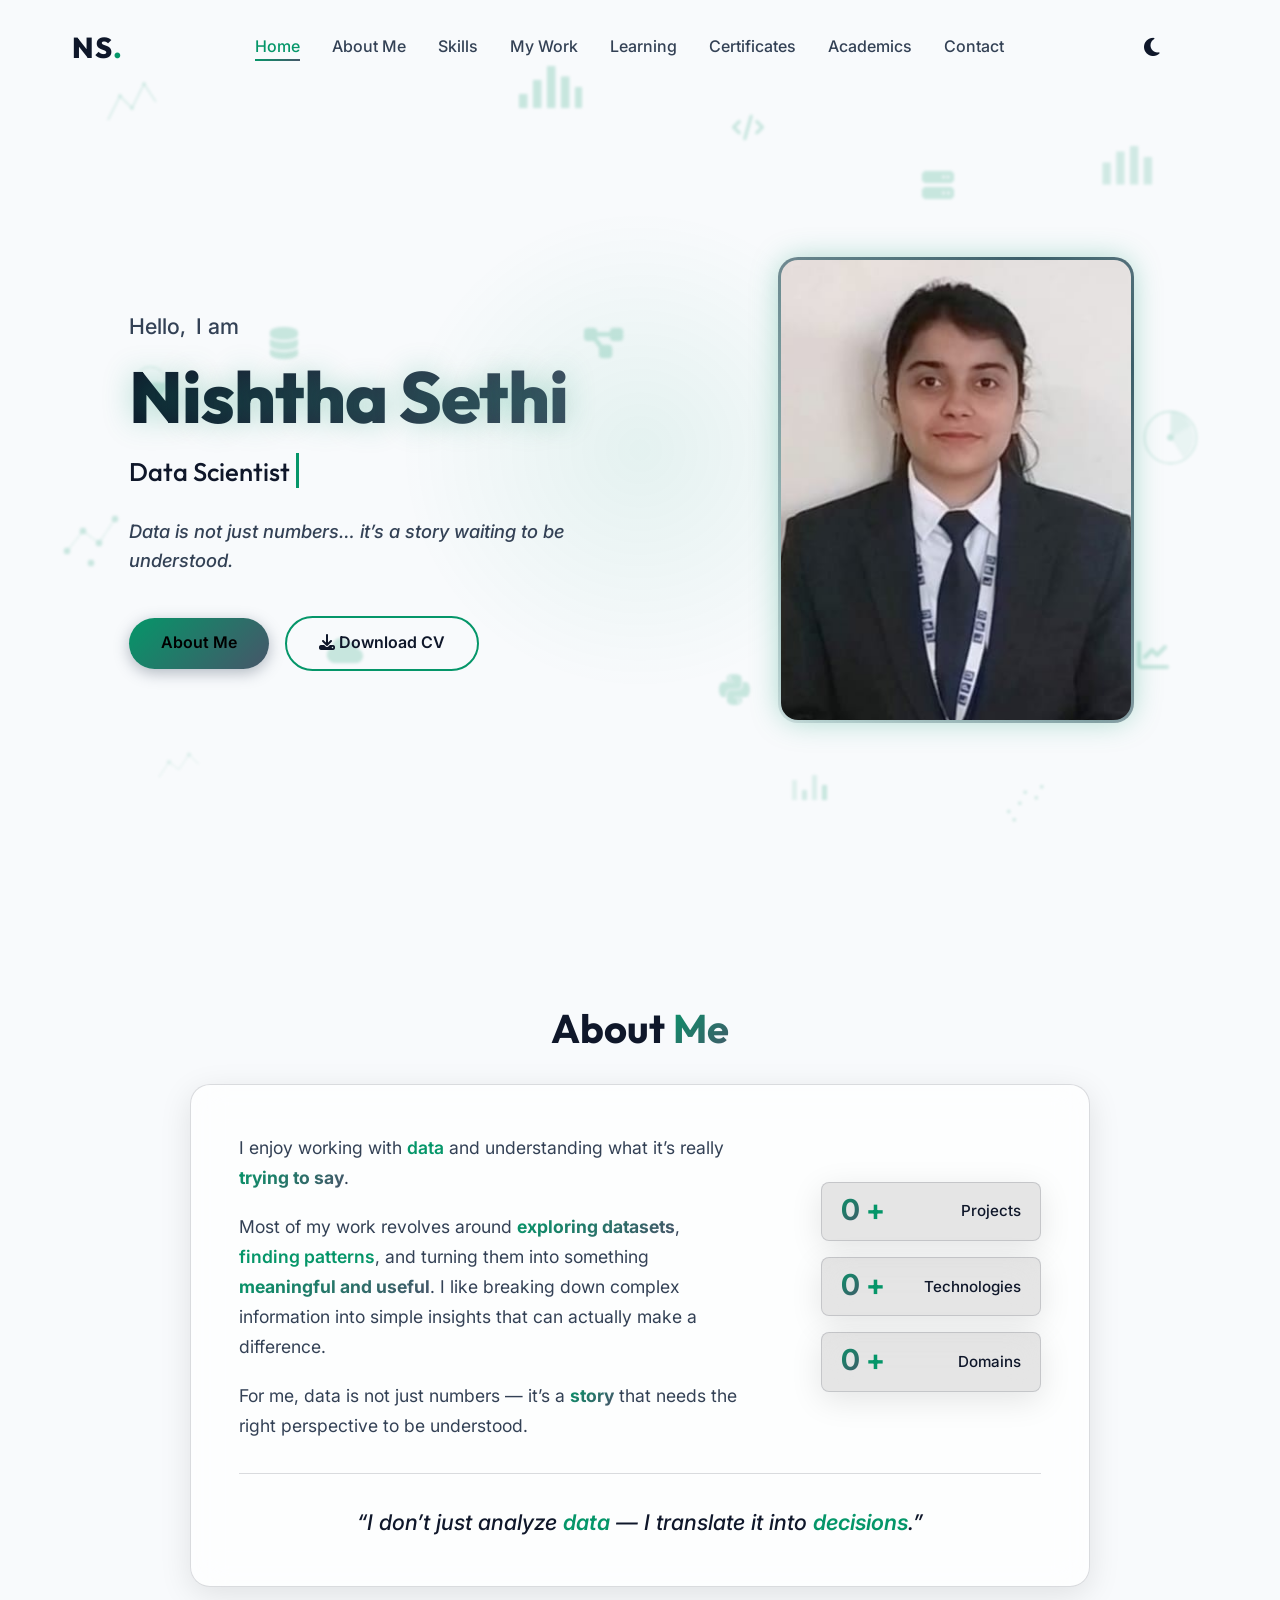
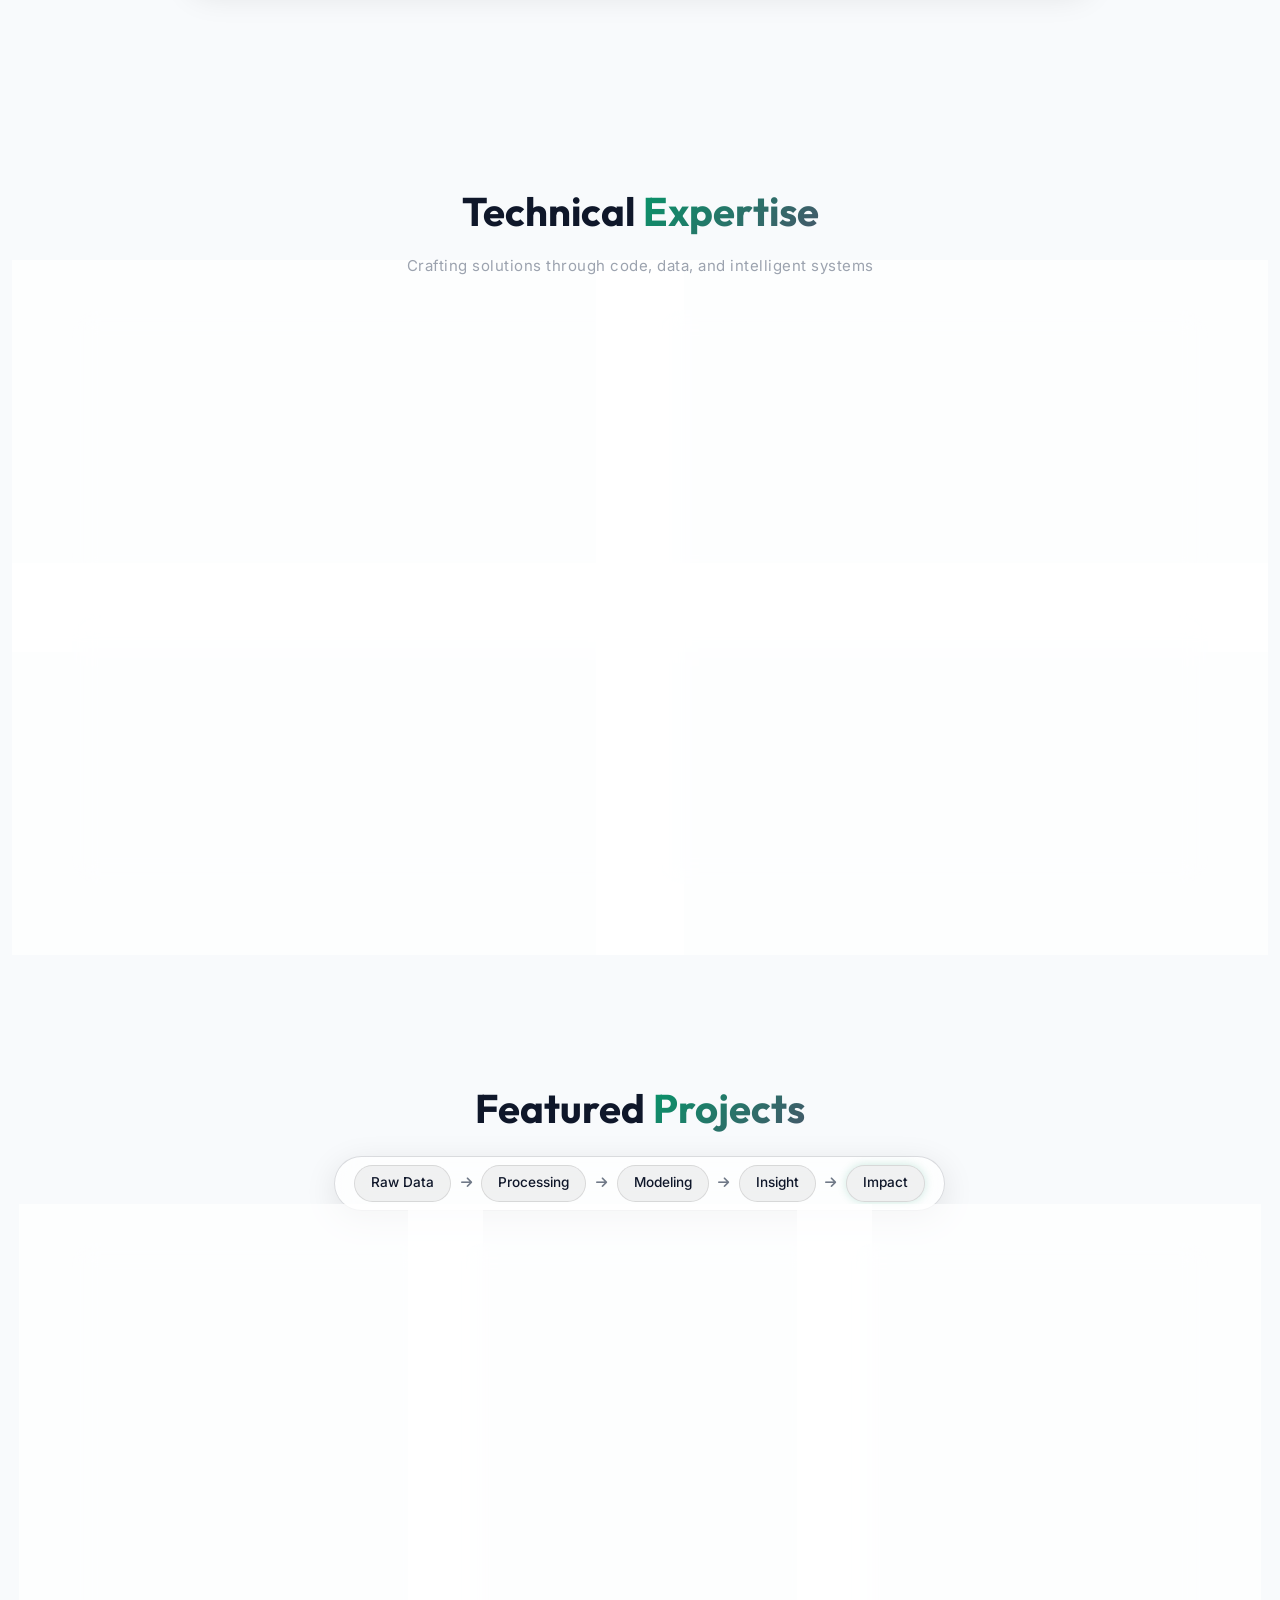
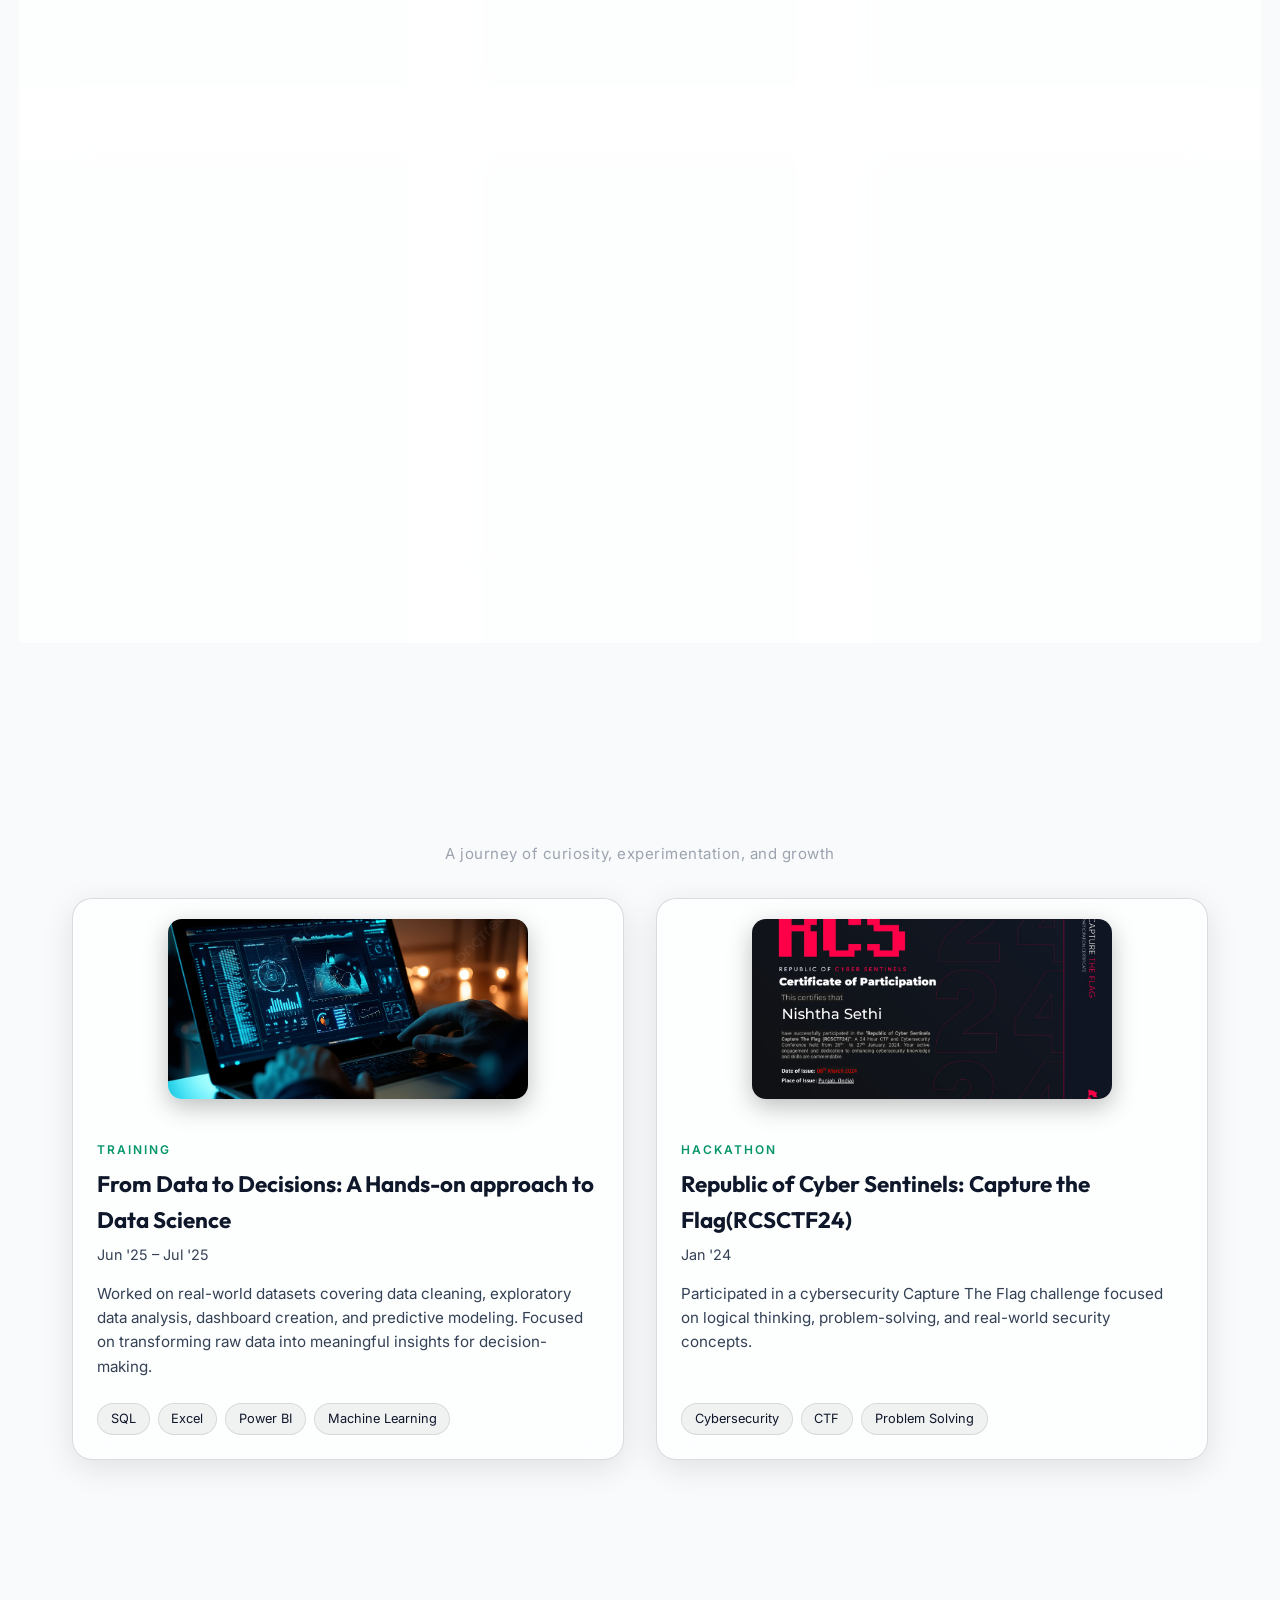
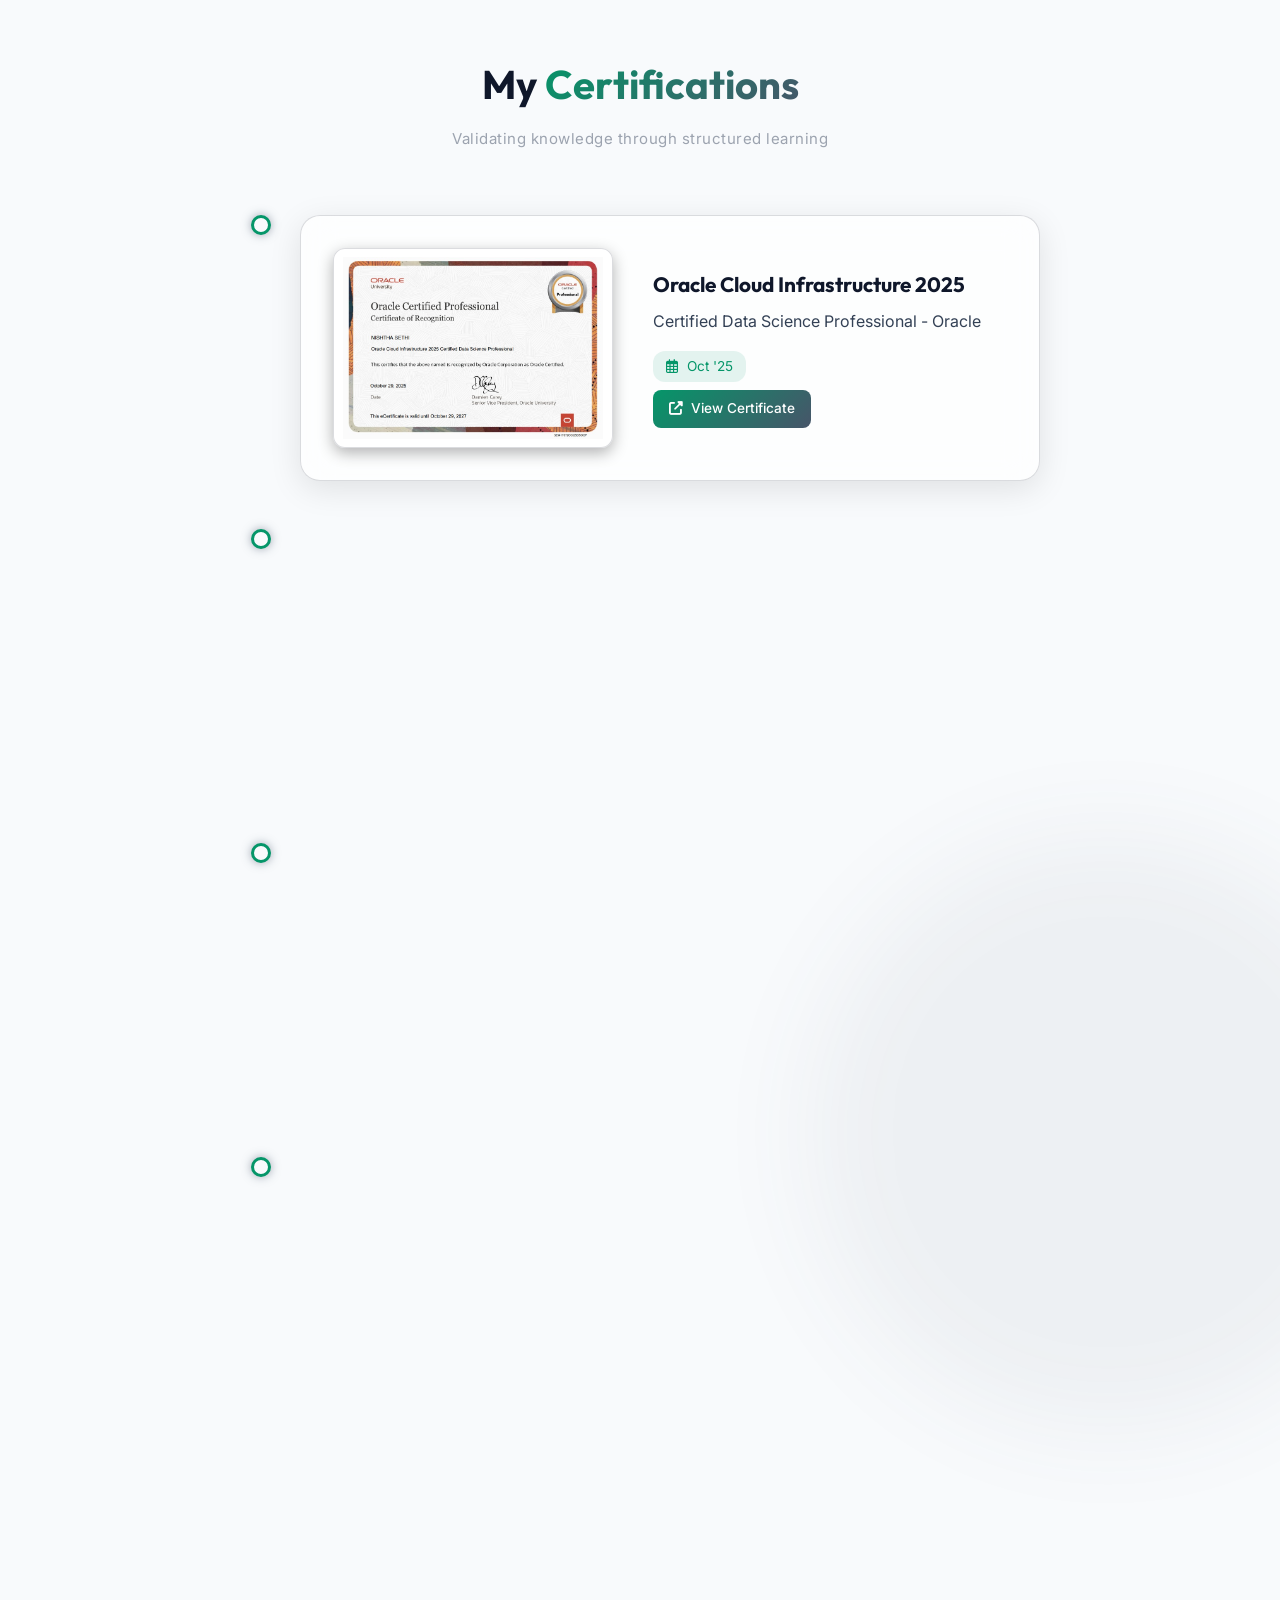
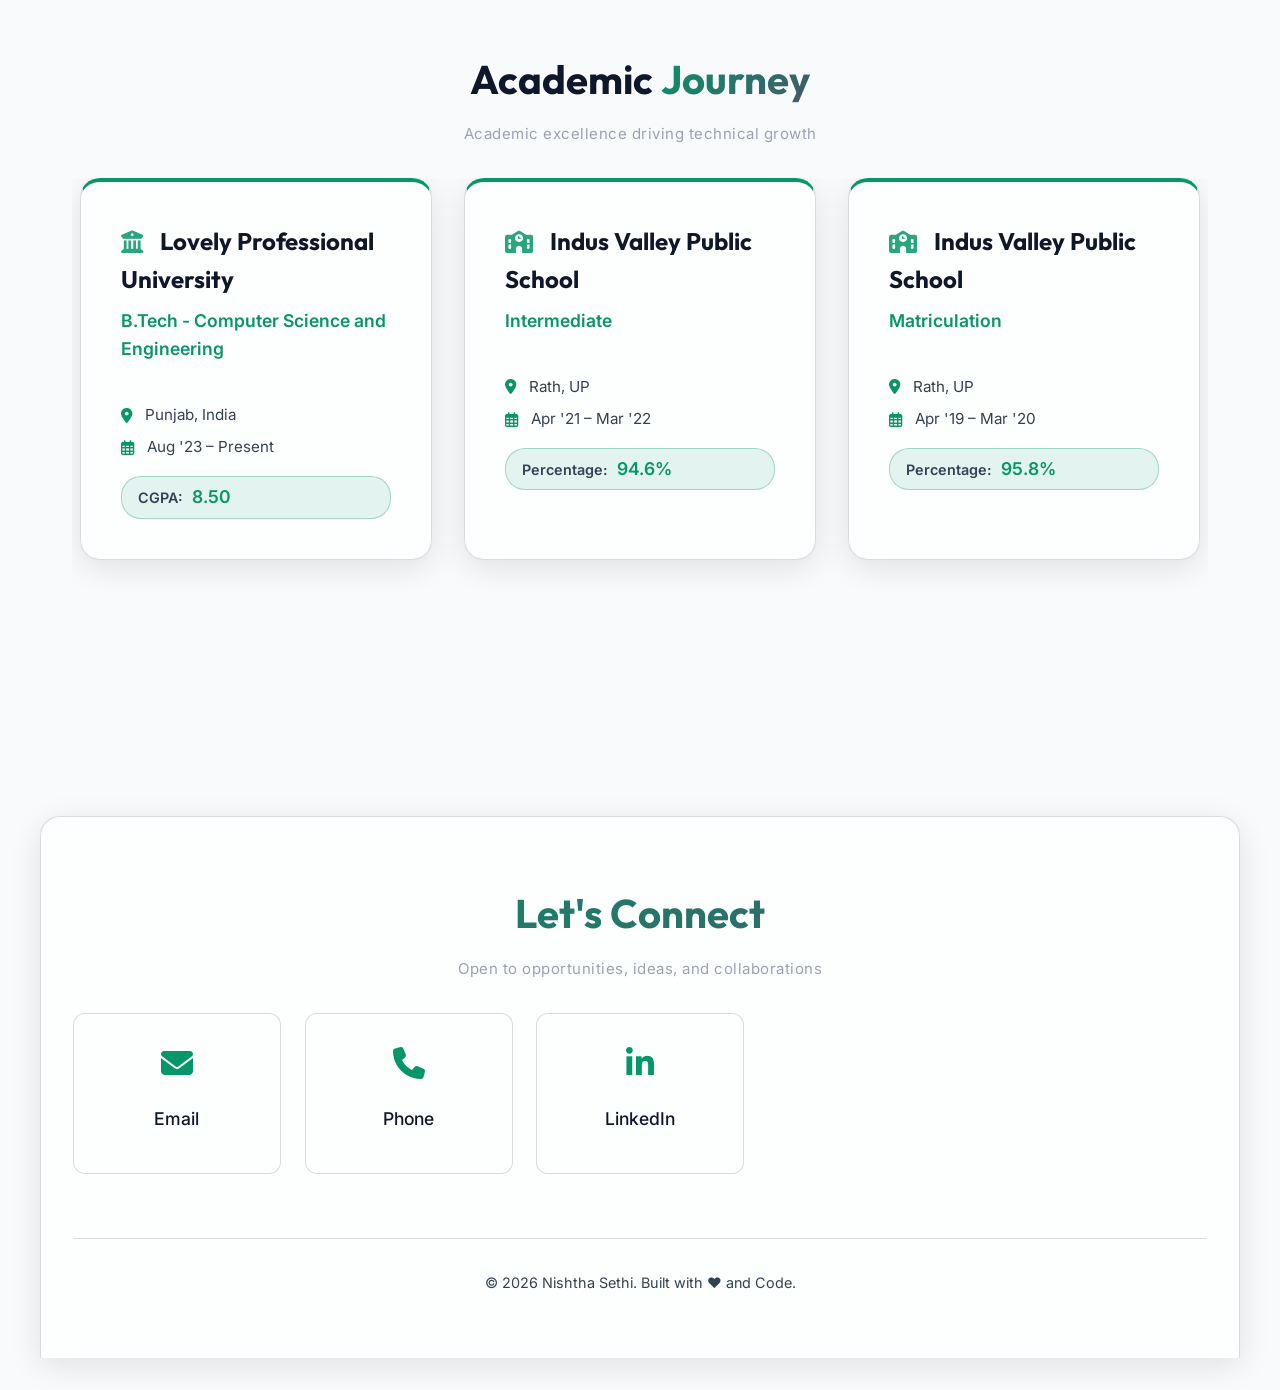
<file: index.html>
<!DOCTYPE html>
<html lang="en">

<head>
    <meta charset="UTF-8">
    <meta name="viewport" content="width=device-width, initial-scale=1.0">
    <title>Nishtha Sethi | Portfolio</title>
    <meta name="description" content="Portfolio of Nishtha Sethi, Data Analyst and Data Science Professional.">
    <!-- Google Fonts -->
    <link rel="preconnect" href="https://fonts.googleapis.com">
    <link rel="preconnect" href="https://fonts.gstatic.com" crossorigin>
    <link
        href="https://fonts.googleapis.com/css2?family=Inter:wght@300;400;500;600&family=Outfit:wght@400;600;700;800&display=swap"
        rel="stylesheet">
    <!-- FontAwesome for Icons -->
    <link rel="stylesheet" href="https://cdnjs.cloudflare.com/ajax/libs/font-awesome/6.5.0/css/all.min.css">
    <!-- Custom CSS -->
    <link rel="stylesheet" href="style.css">
</head>

<body class="theme-grey mode-dark">
    <!-- Floating Data Elements - Data Analyst Identity -->
    <div class="floating-data-elements">
        <div class="floating-element chart-1">
            <svg viewBox="0 0 100 100" class="floating-chart">
                <polyline points="10,80 30,40 50,60 70,20 90,50" fill="none" stroke="currentColor" stroke-width="2" />
                <circle cx="30" cy="40" r="3" fill="currentColor" />
                <circle cx="50" cy="60" r="3" fill="currentColor" />
                <circle cx="70" cy="20" r="3" fill="currentColor" />
            </svg>
        </div>

        <div class="floating-element chart-2">
            <svg viewBox="0 0 100 100" class="floating-chart">
                <rect x="10" y="50" width="15" height="40" fill="currentColor" opacity="0.8" />
                <rect x="35" y="30" width="15" height="60" fill="currentColor" opacity="0.8" />
                <rect x="60" y="20" width="15" height="70" fill="currentColor" opacity="0.8" />
                <rect x="85" y="40" width="15" height="50" fill="currentColor" opacity="0.8" />
            </svg>
        </div>

        <div class="floating-element chart-3">
            <svg viewBox="0 0 100 100" class="floating-chart">
                <path d="M10,70 L30,40 L50,55 L70,25 L90,45" fill="none" stroke="currentColor" stroke-width="2"
                    stroke-dasharray="4 2" />
                <circle cx="30" cy="40" r="4" fill="currentColor" opacity="0.6" />
                <circle cx="70" cy="25" r="4" fill="currentColor" opacity="0.6" />
            </svg>
        </div>

        <div class="floating-element pie-1">
            <svg viewBox="0 0 100 100" class="floating-chart">
                <circle cx="50" cy="50" r="40" fill="none" stroke="currentColor" stroke-width="2" />
                <path d="M50,50 L50,10 A40,40 0 0,1 82,32 Z" fill="currentColor" opacity="0.5" />
                <path d="M50,50 L82,32 A40,40 0 0,1 70,82 Z" fill="currentColor" opacity="0.3" />
                <circle cx="50" cy="50" r="5" fill="currentColor" />
            </svg>
        </div>

        <div class="floating-element bar-1">
            <svg viewBox="0 0 100 100" class="floating-chart">
                <rect x="10" y="70" width="12" height="20" fill="currentColor" />
                <rect x="30" y="50" width="12" height="40" fill="currentColor" />
                <rect x="50" y="30" width="12" height="60" fill="currentColor" />
                <rect x="70" y="45" width="12" height="45" fill="currentColor" />
                <rect x="90" y="60" width="12" height="30" fill="currentColor" />
            </svg>
        </div>

        <div class="floating-element data-points">
            <svg viewBox="0 0 100 100" class="floating-chart">
                <circle cx="20" cy="70" r="4" fill="currentColor" />
                <circle cx="40" cy="45" r="4" fill="currentColor" />
                <circle cx="60" cy="60" r="4" fill="currentColor" />
                <circle cx="80" cy="30" r="4" fill="currentColor" />
                <circle cx="50" cy="85" r="4" fill="currentColor" />
                <line x1="20" y1="70" x2="40" y2="45" stroke="currentColor" stroke-width="1.5" stroke-dasharray="3 2" />
                <line x1="40" y1="45" x2="60" y2="60" stroke="currentColor" stroke-width="1.5" stroke-dasharray="3 2" />
                <line x1="60" y1="60" x2="80" y2="30" stroke="currentColor" stroke-width="1.5" stroke-dasharray="3 2" />
            </svg>
        </div>

        <div class="floating-element scatter-1">
            <svg viewBox="0 0 100 100" class="floating-chart">
                <circle cx="25" cy="70" r="3" fill="currentColor" />
                <circle cx="45" cy="55" r="3" fill="currentColor" />
                <circle cx="55" cy="35" r="3" fill="currentColor" />
                <circle cx="75" cy="45" r="3" fill="currentColor" />
                <circle cx="85" cy="25" r="3" fill="currentColor" />
                <circle cx="35" cy="85" r="3" fill="currentColor" />
            </svg>
        </div>

        <div class="floating-element dashboard-icon">
            <i class="fas fa-chart-line"></i>
        </div>

        <div class="floating-element database-icon">
            <i class="fas fa-database"></i>
        </div>

        <div class="floating-element python-icon">
            <i class="fab fa-python"></i>
        </div>

        <div class="floating-element server-icon">
            <i class="fas fa-server"></i>
        </div>

        <div class="floating-element cloud-icon">
            <i class="fas fa-cloud"></i>
        </div>

        <div class="floating-element network-icon">
            <i class="fas fa-project-diagram"></i>
        </div>

        <div class="floating-element code-icon">
            <i class="fas fa-code"></i>
        </div>

        <div class="floating-element pie-2">
            <svg viewBox="0 0 100 100" class="floating-chart">
                <circle cx="50" cy="50" r="35" fill="none" stroke="currentColor" stroke-width="2" />
                <path d="M50,50 L85,50 A35,35 0 0,1 50,85 Z" fill="currentColor" opacity="0.7" />
            </svg>
        </div>

        <div class="floating-element bar-2">
            <svg viewBox="0 0 100 100" class="floating-chart">
                <rect x="20" y="40" width="10" height="40" fill="currentColor" opacity="0.5" />
                <rect x="40" y="60" width="10" height="20" fill="currentColor" opacity="0.8" />
                <rect x="60" y="30" width="10" height="50" fill="currentColor" opacity="0.6" />
                <rect x="80" y="50" width="10" height="30" fill="currentColor" />
            </svg>
        </div>

    </div>
    <!-- Scroll Progress Bar -->
    <div id="scroll-progress"></div>

    <!-- Background Animated Shapes -->
    <div class="blob shape-1"></div>
    <div class="blob shape-2"></div>

    <!-- Navigation -->
    <nav class="navbar">
        <div class="nav-container">
            <a href="#hero" class="logo">NS<span>.</span></a>
            <ul class="nav-links">
                <li><a href="#hero">Home</a></li>
                <li><a href="#about">About Me</a></li>
                <li><a href="#skills">Skills</a></li>
                <li><a href="#projects">My Work</a></li>
                <li><a href="#learning-experience">Learning</a></li>
                <li><a href="#certifications-timeline">Certificates</a></li>
                <li><a href="#education">Academics</a></li>
                <li><a href="#contact">Contact</a></li>
            </ul>
            <div class="nav-controls">
                <button id="theme-toggle" class="theme-btn" aria-label="Toggle Theme">
                    <i class="fas fa-sun"></i>
                </button>
                <div class="hamburger">
                    <i class="fas fa-bars"></i>
                </div>
            </div>
        </div>
    </nav>

    <!-- Hero Section -->
    <section id="hero" class="hero-section">
        <div class="container hero-content">
            <!-- Left Side Text Content -->
            <div class="hero-text-box">
                <div class="greeting-wrapper">
                    <span class="greet-text">Hello,</span>
                    <span class="greet-text">I am</span>
                </div>
                <h1 class="hero-name">Nishtha Sethi</h1>
                <h2 class="hero-roles"><span id="typed-text"></span><span class="cursor"></span></h2>
                <p class="hero-quote-premium stagger-el">
                    Data is not just numbers… it’s a story waiting to be understood.
                </p>
                <div class="hero-actions-premium stagger-el">
                    <a href="#about" class="btn btn-primary">About Me</a>
                    <a href="./nishtha/nishu.pdf" target="_blank" class="btn btn-secondary"><i
                            class="fas fa-download"></i> Download CV</a>
                </div>
            </div>

            <!-- Right Side Image -->
            <div class="hero-image-box anim-float">
                <div class="floating-border-wrapper">
                    <img src="nishtha/Pic.jpeg" alt="Nishtha Sethi" class="profile-img-rounded">
                </div>
            </div>
        </div>
    </section>

    <!-- About Me Section -->
    <section id="about" class="section">
        <div class="container">
            <h2 class="section-title">About <span>Me</span></h2>

            <!-- SINGLE ABOUT CARD -->
            <div class="about-card-wrapper glass fade-in-slide-up hover-fx">
                <div class="about-card-body">
                    <!-- LEFT SIDE: TEXT -->
                    <div class="about-text-content">
                        <p>I enjoy working with <span class="about-highlight">data</span> and understanding what it’s
                            really <span class="about-highlight-gradient">trying to say</span>.</p>
                        <p>Most of my work revolves around <span class="about-highlight-gradient">exploring
                                datasets</span>, <span class="about-highlight">finding patterns</span>, and turning them
                            into
                            something <span class="about-highlight-gradient">meaningful and useful</span>. I like
                            breaking down complex information into simple
                            insights that can actually make a difference.</p>
                        <p>For me, data is not just numbers — it’s a <span class="about-highlight-gradient">story</span>
                            that needs the right perspective to be
                            understood.</p>
                    </div>

                    <!-- RIGHT SIDE: VERTICAL STATS -->
                    <div class="about-vertical-stats">
                        <div class="about-stat-card glass hover-fx">
                            <div>
                                <span class="about-stat-count" data-target="5">0</span>
                                <span class="about-stat-plus">+</span>
                            </div>
                            <p>Projects</p>
                        </div>
                        <div class="about-stat-card glass hover-fx">
                            <div>
                                <span class="about-stat-count" data-target="10">0</span>
                                <span class="about-stat-plus">+</span>
                            </div>
                            <p>Technologies</p>
                        </div>
                        <div class="about-stat-card glass hover-fx">
                            <div>
                                <span class="about-stat-count" data-target="4">0</span>
                                <span class="about-stat-plus">+</span>
                            </div>
                            <p>Domains</p>
                        </div>
                    </div>
                </div>

                <!-- BOTTOM: QUOTE -->
                <div class="about-quote-container">
                    <p class="about-quote">“I don’t just analyze <span class="about-highlight">data</span> — I translate
                        it into <span class="about-highlight">decisions</span>.”</p>
                </div>
            </div>
        </div>
    </section>

    <!-- Skills Section - Clean & Organized -->
    <section id="skills" class="section">
        <div class="container">
            <h2 class="section-title">Technical <span>Expertise</span></h2>
            <p class="global-subtitle">Crafting solutions through code, data, and intelligent systems</p>

            <!-- Category Cards Grid -->
            <div class="category-cards-grid">

                <!-- Card 1: Programming Languages -->
                <div class="category-card glass">
                    <div class="category-card-header">
                        <div class="category-icon">
                            <i class="fas fa-code"></i>
                        </div>
                        <h3 class="category-title">Programming Languages</h3>
                    </div>
                    <div class="skills-flip-grid">
                        <div class="skill-card-3d">
                            <div class="skill-inner">
                                <div class="skill-front">
                                    <i class="fab fa-python"></i>
                                </div>
                                <div class="skill-back">
                                    <p>Python</p>
                                    <small>Advanced</small>
                                </div>
                            </div>
                        </div>
                        <div class="skill-card-3d">
                            <div class="skill-inner">
                                <div class="skill-front">
                                    <i class="fas fa-code"></i>
                                </div>
                                <div class="skill-back">
                                    <p>C++</p>
                                    <small>Advanced</small>
                                </div>
                            </div>
                        </div>
                        <div class="skill-card-3d">
                            <div class="skill-inner">
                                <div class="skill-front">
                                    <i class="fas fa-code"></i>
                                </div>
                                <div class="skill-back">
                                    <p>C</p>
                                    <small>Intermediate</small>
                                </div>
                            </div>
                        </div>
                        <div class="skill-card-3d">
                            <div class="skill-inner">
                                <div class="skill-front">
                                    <i class="fab fa-java"></i>
                                </div>
                                <div class="skill-back">
                                    <p>Java</p>
                                    <small>Intermediate</small>
                                </div>
                            </div>
                        </div>
                    </div>
                </div>

                <!-- Card 2: Data Science & Machine Learning -->
                <div class="category-card glass">
                    <div class="category-card-header">
                        <div class="category-icon">
                            <i class="fas fa-robot"></i>
                        </div>
                        <h3 class="category-title">Data Science & Machine Learning </h3>
                    </div>
                    <div class="skills-flip-grid">
                        <div class="skill-card-3d">
                            <div class="skill-inner">
                                <div class="skill-front">
                                    <i class="fas fa-table"></i>
                                </div>
                                <div class="skill-back">
                                    <p>Pandas</p>
                                    <small>Data Manipulation</small>
                                </div>
                            </div>
                        </div>
                        <div class="skill-card-3d">
                            <div class="skill-inner">
                                <div class="skill-front">
                                    <i class="fas fa-calculator"></i>
                                </div>
                                <div class="skill-back">
                                    <p>NumPy</p>
                                    <small>Numerical Computing</small>
                                </div>
                            </div>
                        </div>
                        <div class="skill-card-3d">
                            <div class="skill-inner">
                                <div class="skill-front">
                                    <i class="fas fa-brain"></i>
                                </div>
                                <div class="skill-back">
                                    <p>Scikit-learn</p>
                                    <small>Machine Learning</small>
                                </div>
                            </div>
                        </div>
                        <div class="skill-card-3d">
                            <div class="skill-inner">
                                <div class="skill-front">
                                    <i class="fas fa-robot"></i>
                                </div>
                                <div class="skill-back">
                                    <p>Machine Learning</p>
                                    <small>Predictive Models</small>
                                </div>
                            </div>
                        </div>
                    </div>
                </div>

                <!-- Card 3: Visualization & Analytics -->
                <div class="category-card glass">
                    <div class="category-card-header">
                        <div class="category-icon">
                            <i class="fas fa-chart-line"></i>
                        </div>
                        <h3 class="category-title">Visualization & Analytics </h3>
                    </div>
                    <div class="skills-flip-grid">
                        <div class="skill-card-3d">
                            <div class="skill-inner">
                                <div class="skill-front">
                                    <i class="fas fa-chart-simple"></i>
                                </div>
                                <div class="skill-back">
                                    <p>Power BI</p>
                                    <small>Dashboards</small>
                                </div>
                            </div>
                        </div>
                        <div class="skill-card-3d">
                            <div class="skill-inner">
                                <div class="skill-front">
                                    <i class="fas fa-chart-bar"></i>
                                </div>
                                <div class="skill-back">
                                    <p>Matplotlib</p>
                                    <small>Visualization</small>
                                </div>
                            </div>
                        </div>
                        <div class="skill-card-3d">
                            <div class="skill-inner">
                                <div class="skill-front">
                                    <i class="fas fa-file-excel"></i>
                                </div>
                                <div class="skill-back">
                                    <p>Excel</p>
                                    <small>Advanced Analytics</small>
                                </div>
                            </div>
                        </div>
                        <div class="skill-card-3d">
                            <div class="skill-inner">
                                <div class="skill-front">
                                    <i class="fas fa-chart-pie"></i>
                                </div>
                                <div class="skill-back">
                                    <p>Tableau</p>
                                    <small>Interactive Visuals</small>
                                </div>
                            </div>
                        </div>
                    </div>
                </div>

                <!-- Card 4: Tools & Technologies -->
                <div class="category-card glass">
                    <div class="category-card-header">
                        <div class="category-icon">
                            <i class="fas fa-tools"></i>
                        </div>
                        <h3 class="category-title">Tools & Technologies </h3>
                    </div>
                    <div class="skills-flip-grid">
                        <div class="skill-card-3d">
                            <div class="skill-inner">
                                <div class="skill-front">
                                    <i class="fab fa-git-alt"></i>
                                </div>
                                <div class="skill-back">
                                    <p>Git</p>
                                    <small>Version Control</small>
                                </div>
                            </div>
                        </div>
                        <div class="skill-card-3d">
                            <div class="skill-inner">
                                <div class="skill-front">
                                    <i class="fas fa-database"></i>
                                </div>
                                <div class="skill-back">
                                    <p>SQL</p>
                                    <small>Database Queries</small>
                                </div>
                            </div>
                        </div>
                        <div class="skill-card-3d">
                            <div class="skill-inner">
                                <div class="skill-front">
                                    <i class="fas fa-cloud"></i>
                                </div>
                                <div class="skill-back">
                                    <p>Hadoop</p>
                                    <small>Big Data</small>
                                </div>
                            </div>
                        </div>
                        <div class="skill-card-3d">
                            <div class="skill-inner">
                                <div class="skill-front">
                                    <i class="fab fa-html5"></i>
                                </div>
                                <div class="skill-back">
                                    <p>HTML/CSS</p>
                                    <small>Web Technologies</small>
                                </div>
                            </div>
                        </div>
                    </div>
                </div>

            </div>
        </div>
    </section>

    <!-- Projects Section - Flip Card Design -->
    <section id="projects" class="section">
        <div class="container">
            <h2 class="section-title" style="margin-bottom: 1rem;">Featured <span>Projects</span></h2>

            <!-- Data Pipeline -->
            <div class="data-pipeline glass">
                <div class="pipeline-step">Raw Data</div>
                <i class="fas fa-arrow-right pipeline-arrow"></i>
                <div class="pipeline-step">Processing</div>
                <i class="fas fa-arrow-right pipeline-arrow"></i>
                <div class="pipeline-step">Modeling</div>
                <i class="fas fa-arrow-right pipeline-arrow"></i>
                <div class="pipeline-step">Insight</div>
                <i class="fas fa-arrow-right pipeline-arrow"></i>
                <div class="pipeline-step impact-step">Impact</div>
            </div>

            <div class="projects-flip-grid">

                <!-- Project 1: Tesla Global Delivery Insights -->
                <div class="project-flip-card">
                    <div class="project-flip-inner">
                        <!-- Front Side -->
                        <div class="project-front">
                            <div class="project-image-container">
                                <img src="nishtha/tesla.jpg" alt="Tesla Dashboard" class="project-image">
                                <div class="project-overlay">
                                    <i class="fas fa-search-plus"></i>
                                </div>
                            </div>
                            <div class="project-front-content">
                                <h3>Tesla Global Delivery Insights</h3>
                                <p>Interactive dashboard analyzing global vehicle deliveries</p>
                                <div class="project-tech-preview">
                                    <span>Power BI</span>
                                    <span>DAX</span>
                                    <span>Data Modeling</span>
                                </div>
                            </div>
                        </div>

                        <!-- Back Side -->
                        <div class="project-back">
                            <h3>Tesla Global Delivery Insights</h3>
                            <ul class="project-details">
                                <li>Analyzed global vehicle deliveries across time periods, regions, and model
                                    segments</li>
                                <li>Derived insights on shipment trends and regional performance</li>
                                <li>Reduced reporting time by 40% through centralized metrics</li>
                            </ul>
                            <div class="project-tech-stack">
                                <span class="tech-pill">Power BI</span>
                                <span class="tech-pill">Power Query</span>
                                <span class="tech-pill">DAX</span>
                                <span class="tech-pill">Data Modeling</span>
                            </div>
                            <div class="project-links">
                                <a href="https://github.com/nishthasethi02/tesla-delivery-insights" target="_blank"
                                    class="project-github-btn">
                                    <i class="fab fa-github"></i> View Code
                                </a>
                                <a href="#" class="project-demo-btn" target="_blank">
                                    <i class="fas fa-external-link-alt"></i> Live Demo
                                </a>
                            </div>
                        </div>
                    </div>
                </div>

                <!-- Project 2: Austin Animal Center Analysis -->
                <div class="project-flip-card">
                    <div class="project-flip-inner">
                        <!-- Front Side -->
                        <div class="project-front">
                            <div class="project-image-container">
                                <img src="nishtha/austin.png" alt="Animal Shelter Analysis" class="project-image">
                                <div class="project-overlay">
                                    <i class="fas fa-search-plus"></i>
                                </div>
                            </div>
                            <div class="project-front-content">
                                <h3>Austin Animal Center Analysis</h3>
                                <p>Shelter outcomes analysis for improved resource allocation</p>
                                <div class="project-tech-preview">
                                    <span>Power BI</span>
                                    <span>Python</span>
                                    <span>Excel</span>
                                </div>
                            </div>
                        </div>

                        <!-- Back Side -->
                        <div class="project-back">
                            <h3>Austin Animal Center Analysis</h3>
                            <ul class="project-details">
                                <li>Assessed adoption, euthanasia, and demographic metrics</li>
                                <li>Revealed key patterns across animal types and age groups</li>
                                <li>Optimized resource allocation for higher survival outcomes</li>
                            </ul>
                            <div class="project-tech-stack">
                                <span class="tech-pill">Power BI</span>
                                <span class="tech-pill">Excel</span>
                                <span class="tech-pill">Power Pivot</span>
                                <span class="tech-pill">Python</span>
                            </div>
                            <div class="project-links">
                                <a href="https://github.com/nishthasethi02/austin-animal-center" target="_blank"
                                    class="project-github-btn">
                                    <i class="fab fa-github"></i> View Code
                                </a>
                                <a href="#" class="project-demo-btn" target="_blank">
                                    <i class="fas fa-external-link-alt"></i> Live Demo
                                </a>
                            </div>
                        </div>
                    </div>
                </div>

                <!-- Project 3: Voice-Enabled Weather Assistant -->
                <div class="project-flip-card">
                    <div class="project-flip-inner">
                        <!-- Front Side -->
                        <div class="project-front">
                            <div class="project-image-container">
                                <img src="nishtha/weather.png" alt="Weather Assistant" class="project-image">
                                <div class="project-overlay">
                                    <i class="fas fa-search-plus"></i>
                                </div>
                            </div>
                            <div class="project-front-content">
                                <h3>Voice-Enabled Weather Assistant</h3>
                                <p>Hands-free weather monitoring with voice commands</p>
                                <div class="project-tech-preview">
                                    <span>Python</span>
                                    <span>API</span>
                                    <span>SpeechRecognition</span>
                                </div>
                            </div>
                        </div>

                        <!-- Back Side -->
                        <div class="project-back">
                            <h3>Voice-Enabled Weather Assistant</h3>
                            <ul class="project-details">
                                <li>Voice-based solution for continuous weather monitoring</li>
                                <li>Converts weather data into clear spoken updates</li>
                                <li>Improved user interaction through seamless voice commands</li>
                            </ul>
                            <div class="project-tech-stack">
                                <span class="tech-pill">Python</span>
                                <span class="tech-pill">SpeechRecognition</span>
                                <span class="tech-pill">pyttsx3</span>
                                <span class="tech-pill">OpenWeatherMap API</span>
                            </div>
                            <div class="project-links">
                                <a href="https://github.com/nishthasethi02/weather-assistant" target="_blank"
                                    class="project-github-btn">
                                    <i class="fab fa-github"></i> View Code
                                </a>
                                <a href="#" class="project-demo-btn" target="_blank">
                                    <i class="fas fa-external-link-alt"></i> Live Demo
                                </a>
                            </div>
                        </div>
                    </div>
                </div>

                <!-- Project 4: Risk Behavior Analysis 🤖 -->
                <div class="project-flip-card">
                    <div class="project-flip-inner">
                        <!-- Front Side -->
                        <div class="project-front">
                            <div class="project-image-container">
                                <img src="nishtha/analysis.png" alt="Risk Behavior Analysis" class="project-image">
                                <div class="project-overlay">
                                    <i class="fas fa-search-plus"></i>
                                </div>
                            </div>
                            <div class="project-front-content">
                                <h3>Risk Behavior Analysis</h3>
                                <p>Predicting risk patterns through data-driven machine learning</p>
                                <div class="project-tech-preview">
                                    <span>Python</span>
                                    <span>Machine Learning</span>
                                    <span>Scikit-learn</span>
                                </div>
                            </div>
                        </div>

                        <!-- Back Side -->
                        <div class="project-back">
                            <h3>Risk Behavior Analysis</h3>
                            <ul class="project-details">
                                <li>Analyzed behavioral data using EDA to uncover key risk patterns</li>
                                <li>Identified critical features influencing high-risk outcomes</li>
                                <li>Built predictive models to improve risk detection and decision-making accuracy
                                </li>
                            </ul>
                            <div class="project-tech-stack">
                                <span class="tech-pill">Python</span>
                                <span class="tech-pill">Machine Learning</span>
                                <span class="tech-pill">Scikit-learn</span>
                                <span class="tech-pill">Pandas</span>
                                <span class="tech-pill">NumPy</span>
                            </div>
                            <div class="project-links">
                                <a href="https://github.com/nishthasethi02/risk-behavior-analysis" target="_blank"
                                    class="project-github-btn">
                                    <i class="fab fa-github"></i> View Code
                                </a>
                                <a href="#" class="project-demo-btn" target="_blank">
                                    <i class="fas fa-external-link-alt"></i> Live Demo
                                </a>
                            </div>
                        </div>
                    </div>
                </div>

                <!-- Project 5: Sales Performance Dashboard 📈 -->
                <div class="project-flip-card">
                    <div class="project-flip-inner">
                        <!-- Front Side -->
                        <div class="project-front">
                            <div class="project-image-container">
                                <img src="nishtha/sales.jpg" alt="Sales Dashboard" class="project-image">
                                <div class="project-overlay">
                                    <i class="fas fa-search-plus"></i>
                                </div>
                            </div>
                            <div class="project-front-content">
                                <h3>Sales Performance Dashboard</h3>
                                <p>Tracking business performance through interactive data insights</p>
                                <div class="project-tech-preview">
                                    <span>Power BI</span>
                                    <span>DAX</span>
                                    <span>Data Modeling</span>
                                </div>
                            </div>
                        </div>

                        <!-- Back Side -->
                        <div class="project-back">
                            <h3>Sales Performance Dashboard</h3>
                            <ul class="project-details">
                                <li>Analyzed sales data across regions, products, and time dimensions</li>
                                <li>Identified top-performing products and high-revenue markets</li>
                                <li>Built KPI-driven dashboards to enhance business tracking and insights</li>
                            </ul>
                            <div class="project-tech-stack">
                                <span class="tech-pill">Power BI</span>
                                <span class="tech-pill">DAX</span>
                                <span class="tech-pill">Data Modeling</span>
                                <span class="tech-pill">Power Query</span>
                            </div>
                            <div class="project-links">
                                <a href="https://github.com/nishthasethi02/sales-dashboard" target="_blank"
                                    class="project-github-btn">
                                    <i class="fab fa-github"></i> View Code
                                </a>
                                <a href="#" class="project-demo-btn" target="_blank">
                                    <i class="fas fa-external-link-alt"></i> Live Demo
                                </a>
                            </div>
                        </div>
                    </div>
                </div>

                <!-- Project 6: Hotel Booking Insights 📊 -->
                <div class="project-flip-card">
                    <div class="project-flip-inner">
                        <!-- Front Side -->
                        <div class="project-front">
                            <div class="project-image-container">
                                <img src="nishtha/hotel.jpg" alt="Hotel Booking Insights" class="project-image">
                                <div class="project-overlay">
                                    <i class="fas fa-search-plus"></i>
                                </div>
                            </div>
                            <div class="project-front-content">
                                <h3>Hotel Booking Insights</h3>
                                <p>Understanding customer behavior and booking trends</p>
                                <div class="project-tech-preview">
                                    <span>SQL</span>
                                    <span>Data Analysis</span>
                                    <span>Query Optimization</span>
                                </div>
                            </div>
                        </div>

                        <!-- Back Side -->
                        <div class="project-back">
                            <h3>Hotel Booking Insights</h3>
                            <ul class="project-details">
                                <li>Analyzed booking data across customer segments, room types, and time trends</li>
                                <li>Identified cancellation patterns and key customer preferences</li>
                                <li>Generated insights to optimize pricing strategies and demand planning</li>
                            </ul>
                            <div class="project-tech-stack">
                                <span class="tech-pill">SQL</span>
                                <span class="tech-pill">Data Analysis</span>
                                <span class="tech-pill">Query Optimization</span>
                                <span class="tech-pill">Excel</span>
                            </div>
                            <div class="project-links">
                                <a href="https://github.com/nishthasethi02/hotel-booking-insights" target="_blank"
                                    class="project-github-btn">
                                    <i class="fab fa-github"></i> View Code
                                </a>
                                <a href="#" class="project-demo-btn" target="_blank">
                                    <i class="fas fa-external-link-alt"></i> Live Demo
                                </a>
                            </div>
                        </div>
                    </div>
                </div>

            </div>
        </div>
    </section>

    <!-- Learning & Experience Section -->
    <section id="learning-experience" class="section">
        <div class="container">
            <h2 class="section-title">Learning <span>& Experience</span></h2>
            <p class="global-subtitle">A journey of curiosity, experimentation, and growth</p>

            <div class="learning-grid">
                <!-- Training Card -->
                <div class="learning-card glass hover-fx training-glow">
                    <div class="learning-card-img-container">
                        <img src="nishtha/data.png" alt="Training" class="learning-card-img">
                    </div>
                    <div class="learning-card-content">
                        <span class="learning-label">Training</span>
                        <h3 class="learning-title">From Data to Decisions: A Hands-on approach to Data Science</h3>
                        <span class="learning-date">Jun '25 – Jul '25</span>
                        <p class="learning-desc">Worked on real-world datasets covering data cleaning, exploratory data
                            analysis, dashboard creation, and predictive modeling. Focused on transforming raw data into
                            meaningful insights for decision-making.</p>
                        <div class="learning-tags">
                            <span class="learning-tag">SQL</span>
                            <span class="learning-tag">Excel</span>
                            <span class="learning-tag">Power BI</span>
                            <span class="learning-tag">Machine Learning</span>
                        </div>
                    </div>
                </div>

                <!-- Hackathon Card -->
                <div class="learning-card glass hover-fx hackathon-glow">
                    <div class="learning-card-img-container">
                        <img src="nishtha/cert5.png" alt="Hackathon" class="learning-card-img">
                    </div>
                    <div class="learning-card-content">
                        <span class="learning-label">Hackathon</span>
                        <h3 class="learning-title">Republic of Cyber Sentinels: Capture the Flag(RCSCTF24)</h3>
                        <span class="learning-date">Jan '24</span>
                        <p class="learning-desc">Participated in a cybersecurity Capture The Flag challenge focused on
                            logical thinking, problem-solving, and real-world security concepts.</p>
                        <div class="learning-tags">
                            <span class="learning-tag">Cybersecurity</span>
                            <span class="learning-tag">CTF</span>
                            <span class="learning-tag">Problem Solving</span>
                        </div>
                    </div>
                </div>
            </div>
        </div>
    </section>

    <!-- Certifications Section with Images -->
    <section id="certifications-timeline" class="section">
        <div class="container">
            <h2 class="section-title">My <span>Certifications</span></h2>
            <p class="global-subtitle">Validating knowledge through structured learning</p>

            <div class="vertical-timeline">

                <!-- Certificate 1: Oracle Cloud Infrastructure -->
                <div class="timeline-group">
                    <div class="timeline-marker"></div>
                    <div class="timeline-content glass hover-fx">
                        <div class="certificate-wrapper">
                            <div class="certificate-image-container">
                                <img src="nishtha/cert1.jpeg" alt="Oracle Cloud Infrastructure Certificate"
                                    class="certificate-image">
                                <div class="certificate-overlay">
                                    <i class="fas fa-search-plus"></i>
                                </div>
                            </div>
                            <div class="certificate-info">
                                <h3>Oracle Cloud Infrastructure 2025</h3>
                                <p class="cert-issuer">Certified Data Science Professional - Oracle</p>
                                <span class="cert-date"><i class="far fa-calendar-alt"></i> Oct '25</span>
                                <div class="cert-links">
                                    <a href="https://catalog-education.oracle.com/ords/certview/sharebadge?id=CA99E37A207FA9432C03F6B3AEC4939971939777099D08E6A7BE685B47347B2F"
                                        target="_blank" class="cert-view-btn">
                                        <i class="fas fa-external-link-alt"></i> View Certificate
                                    </a>
                                </div>
                            </div>
                        </div>
                    </div>
                </div>

                <!-- Certificate 2: Deloitte Australia Data Analytics -->
                <div class="timeline-group">
                    <div class="timeline-marker"></div>
                    <div class="timeline-content glass hover-fx">
                        <div class="certificate-wrapper">
                            <div class="certificate-image-container">
                                <img src="nishtha/cert2.jpeg" alt="Deloitte Australia Data Analytics Certificate"
                                    class="certificate-image">
                                <div class="certificate-overlay">
                                    <i class="fas fa-search-plus"></i>
                                </div>
                            </div>
                            <div class="certificate-info">
                                <h3>Deloitte Australia Data Analytics</h3>
                                <p class="cert-issuer">Job Simulation - Forage</p>
                                <span class="cert-date"><i class="far fa-calendar-alt"></i> Jun '25</span>
                                <div class="cert-links">
                                    <a href="https://www.theforage.com/completion-certificates/9PBTqmSxAf6zZTseP/io9DzWKe3PTsiS6GG_9PBTqmSxAf6zZTseP_43cvZnXRL3NZzm4a3_1749268574791_completion_certificate.pdf"
                                        target="_blank" class="cert-view-btn">
                                        <i class="fas fa-file-pdf"></i> View Certificate
                                    </a>
                                </div>
                            </div>
                        </div>
                    </div>
                </div>

                <!-- Certificate 3: Cloud Computing NPTEL -->
                <div class="timeline-group">
                    <div class="timeline-marker"></div>
                    <div class="timeline-content glass hover-fx">
                        <div class="certificate-wrapper">
                            <div class="certificate-image-container">
                                <img src="nishtha/cert3.jpeg" alt="NPTEL Cloud Computing Certificate"
                                    class="certificate-image">
                                <div class="certificate-overlay">
                                    <i class="fas fa-search-plus"></i>
                                </div>
                            </div>
                            <div class="certificate-info">
                                <h3>Cloud Computing</h3>
                                <p class="cert-issuer">NPTEL</p>
                                <span class="cert-date"><i class="far fa-calendar-alt"></i> May '25</span>
                                <div class="cert-links">
                                    <a href="https://archive.nptel.ac.in/content/noc/NOC25/SEM1/Ecertificates/106/noc25-cs11/Course/NPTEL25CS11S133730067004243872.pdf"
                                        target="_blank" class="cert-view-btn">
                                        <i class="fas fa-file-pdf"></i> View Certificate
                                    </a>
                                </div>
                            </div>
                        </div>
                    </div>
                </div>

                <!-- Certificate 4: Responsive Web Design -->
                <div class="timeline-group">
                    <div class="timeline-marker"></div>
                    <div class="timeline-content glass hover-fx">
                        <div class="certificate-wrapper">
                            <div class="certificate-image-container">
                                <img src="nishtha/cert4.jpeg" alt="freeCodeCamp Responsive Web Design Certificate"
                                    class="certificate-image">
                                <div class="certificate-overlay">
                                    <i class="fas fa-search-plus"></i>
                                </div>
                            </div>
                            <div class="certificate-info">
                                <h3>Responsive Web Design Certificate</h3>
                                <p class="cert-issuer">freeCodeCamp</p>
                                <span class="cert-date"><i class="far fa-calendar-alt"></i> Oct '23</span>
                                <div class="cert-links">
                                    <a href="https://www.freecodecamp.org/certification/fcc2e1d561f-41e2-4d2f-94d7-ccd2e50facbd/responsive-web-design"
                                        target="_blank" class="cert-view-btn">
                                        <i class="fas fa-external-link-alt"></i> View Certificate
                                    </a>
                                </div>
                            </div>
                        </div>
                    </div>
                </div>

            </div>
        </div>
    </section>

    <!-- Education Section -->
    <section id="education" class="section">
        <div class="container">
            <h2 class="section-title">Academic <span>Journey</span></h2>
            <p class="global-subtitle">Academic excellence driving technical growth</p>
            <div class="edu-full-grid">

                <div class="edu-card glass hover-fx">
                    <h4><i class="fas fa-university edu-icon"></i> Lovely Professional University</h4>
                    <p class="degree">B.Tech - Computer Science and Engineering</p>
                    <div class="edu-meta">
                        <span><i class="fas fa-map-marker-alt"></i> Punjab, India</span>
                        <span><i class="far fa-calendar-alt"></i> Aug '23 &ndash; Present</span>
                    </div>
                    <div class="score-badge">CGPA: <span>8.50</span></div>
                </div>

                <div class="edu-card glass hover-fx">
                    <h4><i class="fas fa-school edu-icon"></i> Indus Valley Public School</h4>
                    <p class="degree">Intermediate</p>
                    <div class="edu-meta">
                        <span><i class="fas fa-map-marker-alt"></i> Rath, UP</span>
                        <span><i class="far fa-calendar-alt"></i> Apr '21 &ndash; Mar '22</span>
                    </div>
                    <div class="score-badge">Percentage: <span>94.6%</span></div>
                </div>

                <div class="edu-card glass hover-fx">
                    <h4><i class="fas fa-school edu-icon"></i> Indus Valley Public School</h4>
                    <p class="degree">Matriculation</p>
                    <div class="edu-meta">
                        <span><i class="fas fa-map-marker-alt"></i> Rath, UP</span>
                        <span><i class="far fa-calendar-alt"></i> Apr '19 &ndash; Mar '20</span>
                    </div>
                    <div class="score-badge">Percentage: <span>95.8%</span></div>
                </div>

            </div>
        </div>
    </section>
    <!--
    <section id="certificates" class="section">
        <div class="container">
            <h2 class="section-title">My <span>Certificates</span></h2>
            <div class="cert-gallery">
                <div class="cert-img-card glass">
                  <img src="cert1" class="cert-img">
                    <div class="cert-info">
                        <h3>Oracle Cloud Infrastructure 2025</h3>
                        <p>Certified Data Science Professional</p>
                    </div>
                </div>
                <div class="cert-img-card glass">
                    <img src="deloitte_cert.png" alt="Deloitte Job Simulation" class="cert-img">
                    <div class="cert-info">
                        <h3>Deloitte Job Simulation</h3>
                        <p>Data Analytics</p>
                    </div>
                </div>
                <div class="cert-img-card glass">
                    <img src="nptel_cert.png" alt="NPTEL Cloud Computing" class="cert-img">
                    <div class="cert-info">
                        <h3>NPTEL Certification</h3>
                        <p>Cloud Computing</p>
                    </div>
                </div>
                <div class="cert-img-card glass">
                    <img src="fcc_cert.png" alt="Responsive Web Design" class="cert-img">
                    <div class="cert-info">
                        <h3>freeCodeCamp</h3>
                        <p>Responsive Web Design</p>
                    </div>
                </div>
            </div>
        </div>
    </section>
    -->

    <!-- Footer / Contact Section -->
    <footer id="contact" class="footer">
        <div class="container footer-content glass">
            <h2 class="footer-title">Let's Connect</h2>
            <p class="global-subtitle footer-subtitle-modifier">Open to opportunities, ideas, and collaborations</p>

            <div class="contact-methods">

                <div class="contact-item">
                    <div class="contact-header">
                        <div class="contact-icon"><i class="fas fa-envelope"></i></div>
                        <span class="contact-label">Email</span>
                    </div>
                    <div class="contact-detail">
                        <a href="mailto:nishthasethi004@gmail.com">nishthasethi004@gmail.com</a>
                    </div>
                </div>

                <div class="contact-item">
                    <div class="contact-header">
                        <div class="contact-icon"><i class="fas fa-phone"></i></div>
                        <span class="contact-label">Phone</span>
                    </div>
                    <div class="contact-detail">
                        <a href="tel:+919450595796">+91-9450595796</a>
                    </div>
                </div>

                <div class="contact-item">
                    <div class="contact-header">
                        <div class="contact-icon"><i class="fab fa-linkedin-in"></i></div>
                        <span class="contact-label">LinkedIn</span>
                    </div>
                    <div class="contact-detail">
                        <a href="https://linkedin.com/in/sethinishtha/"
                            target="_blank">linkedin.com/in/sethinishtha/</a>
                    </div>
                </div>

                <div class="contact-item">
                    <div class="contact-header">
                        <div class="contact-icon"><i class="fab fa-github"></i></div>
                        <span class="contact-label">GitHub</span>
                    </div>
                    <div class="contact-detail">
                        <a href="https://github.com/nishthasethi02" target="_blank">github.com/nishthasethi02</a>
                    </div>
                </div>

                <div class="contact-item">
                    <div class="contact-header">
                        <div class="contact-icon"><i class="fas fa-file-alt"></i></div>
                        <span class="contact-label">Resume</span>
                    </div>
                    <div class="contact-detail">
                        <a href="file:///C:/Users/Nishtha%20Sethi/Downloads/nishu.pdf" target="_blank">View CV
                            Document</a>
                    </div>
                </div>

            </div>

            <p class="copyright">&copy; 2026 Nishtha Sethi. Built with ❤️ and Code.</p>
        </div>
    </footer>

    <script src="script.js"></script>
</body>

</html>
</file>
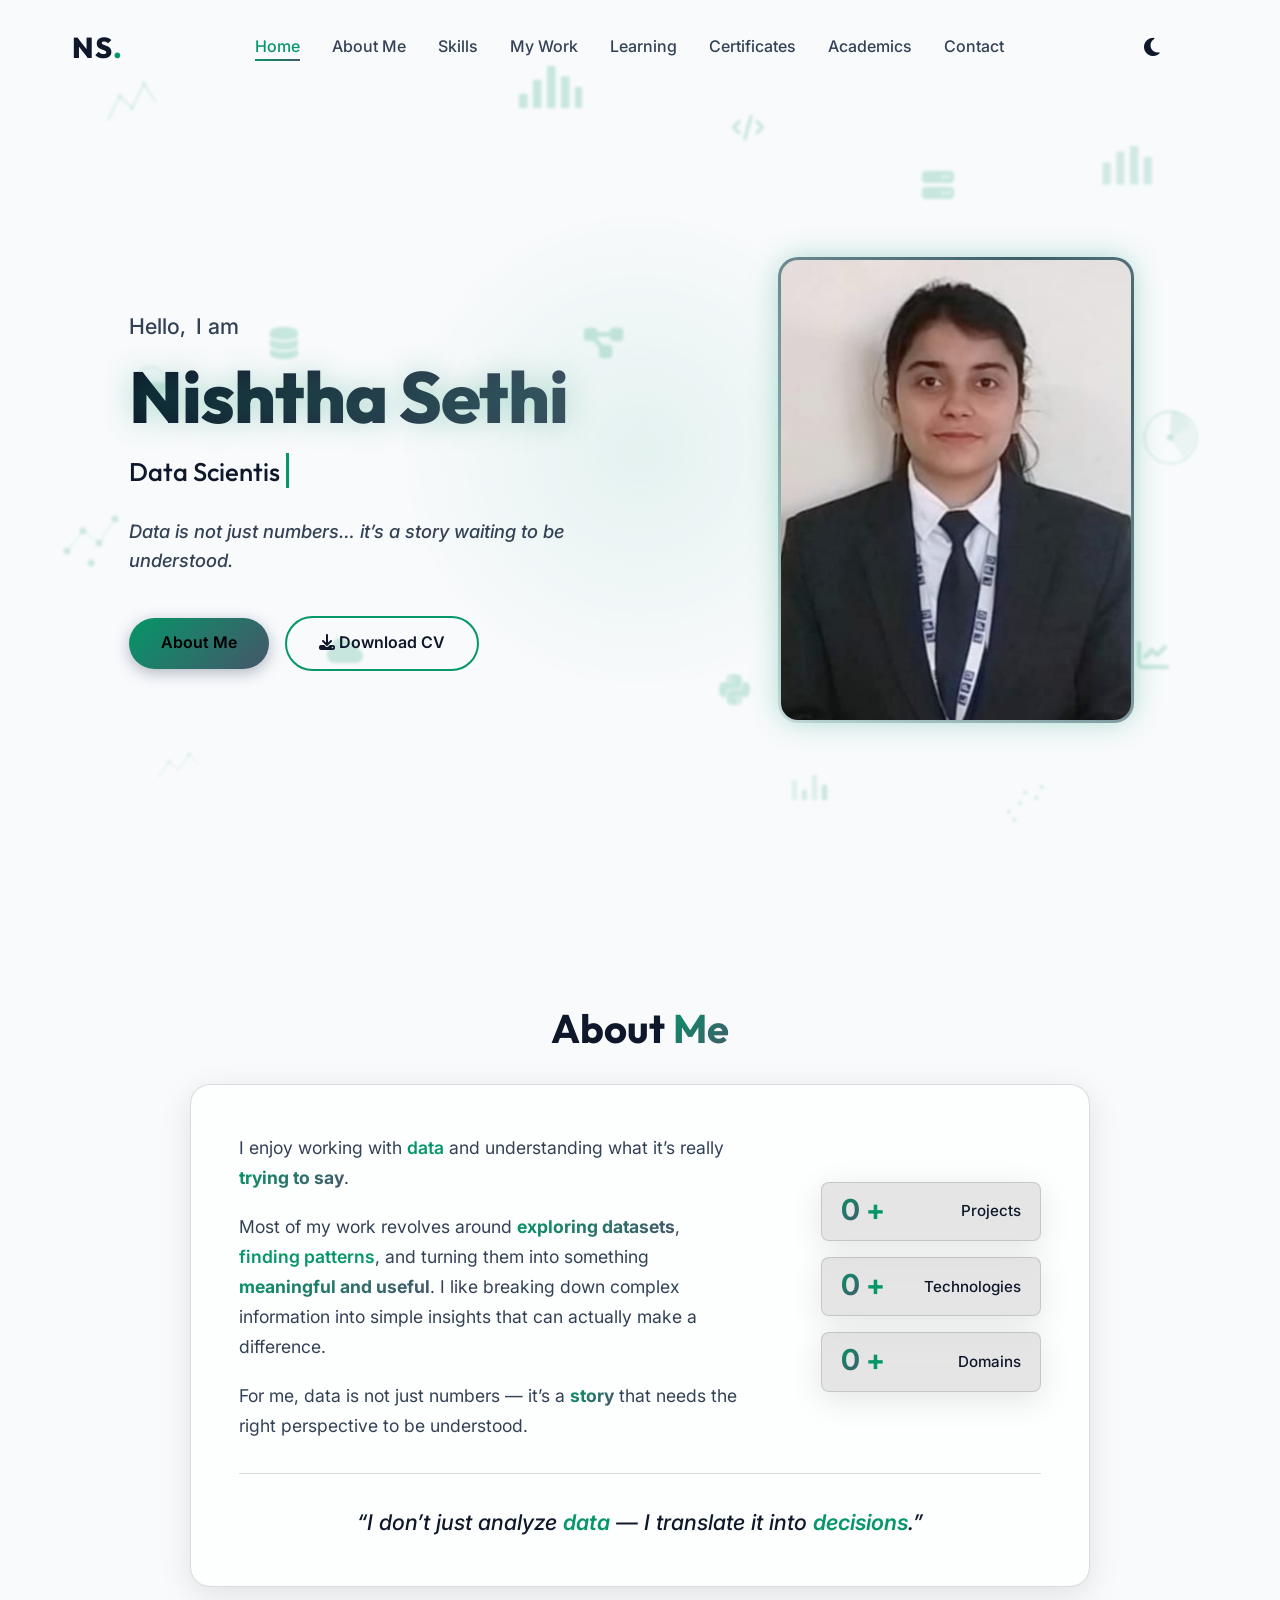
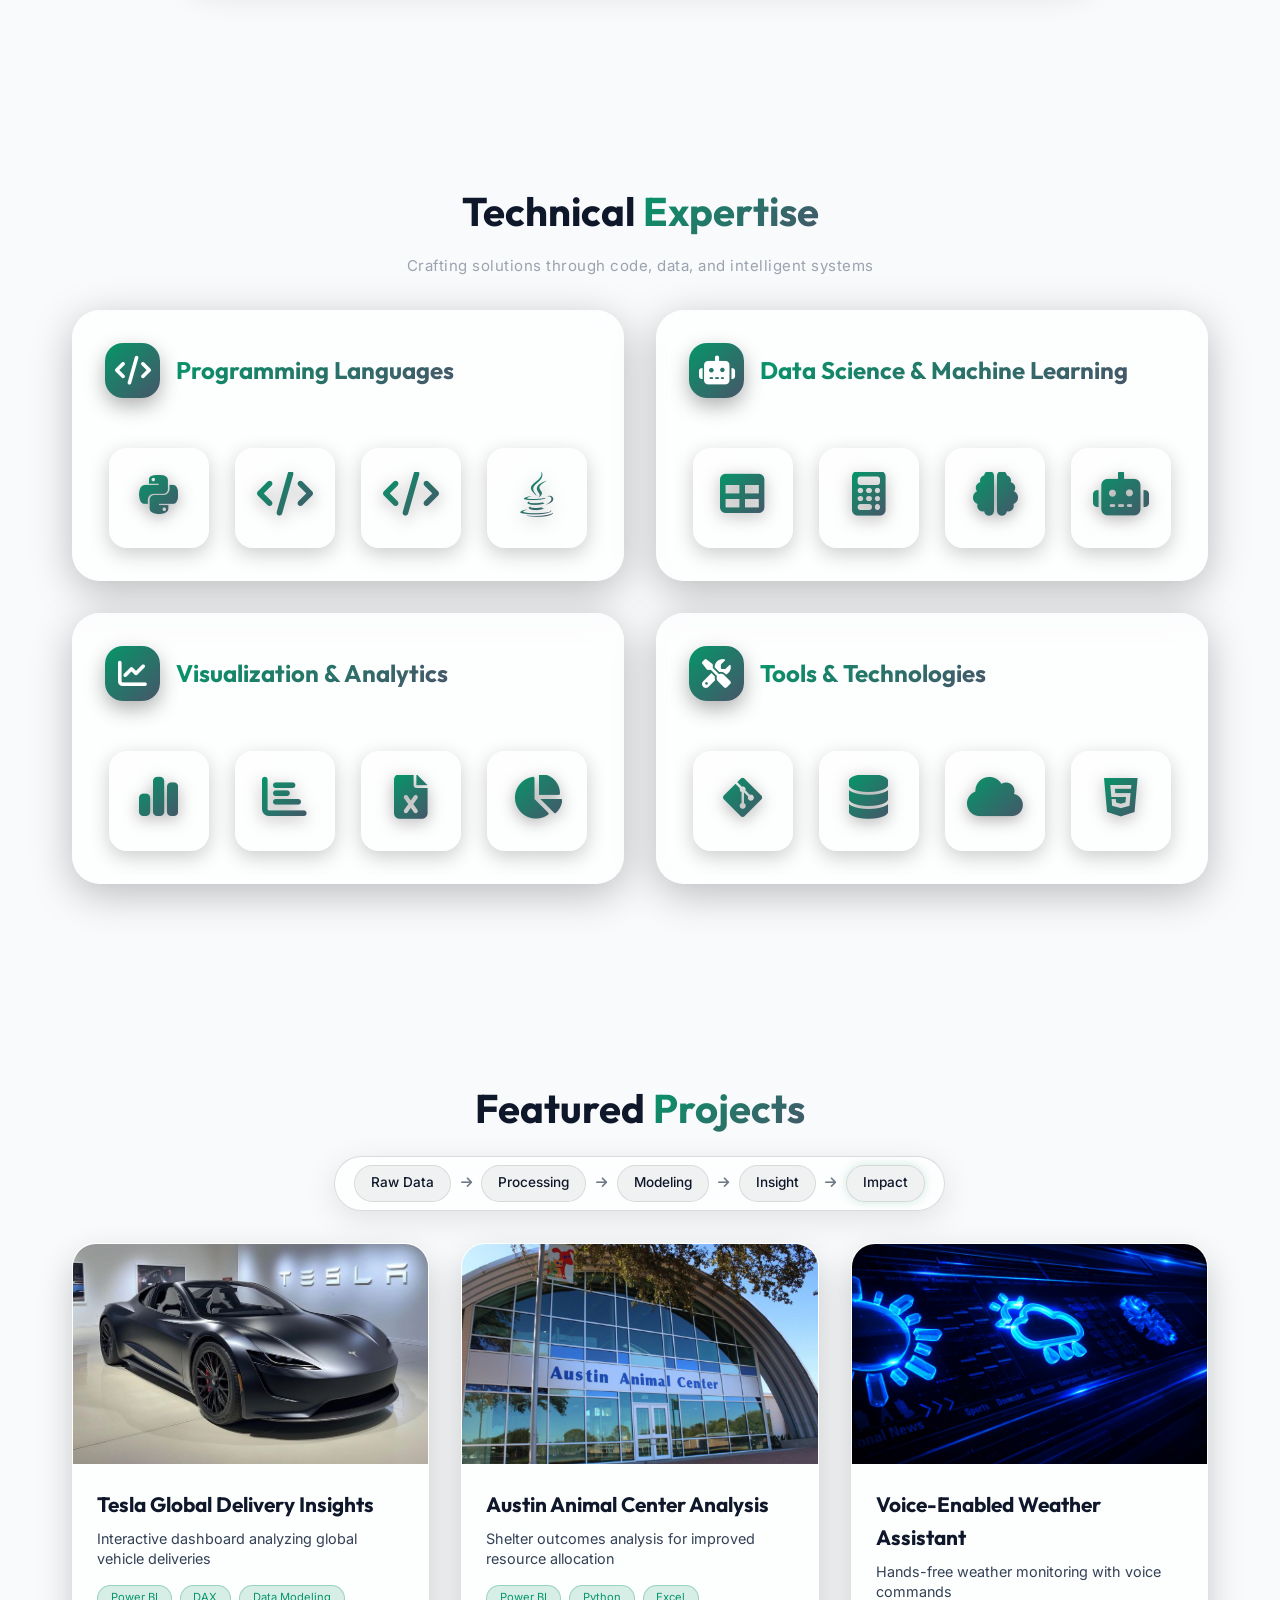
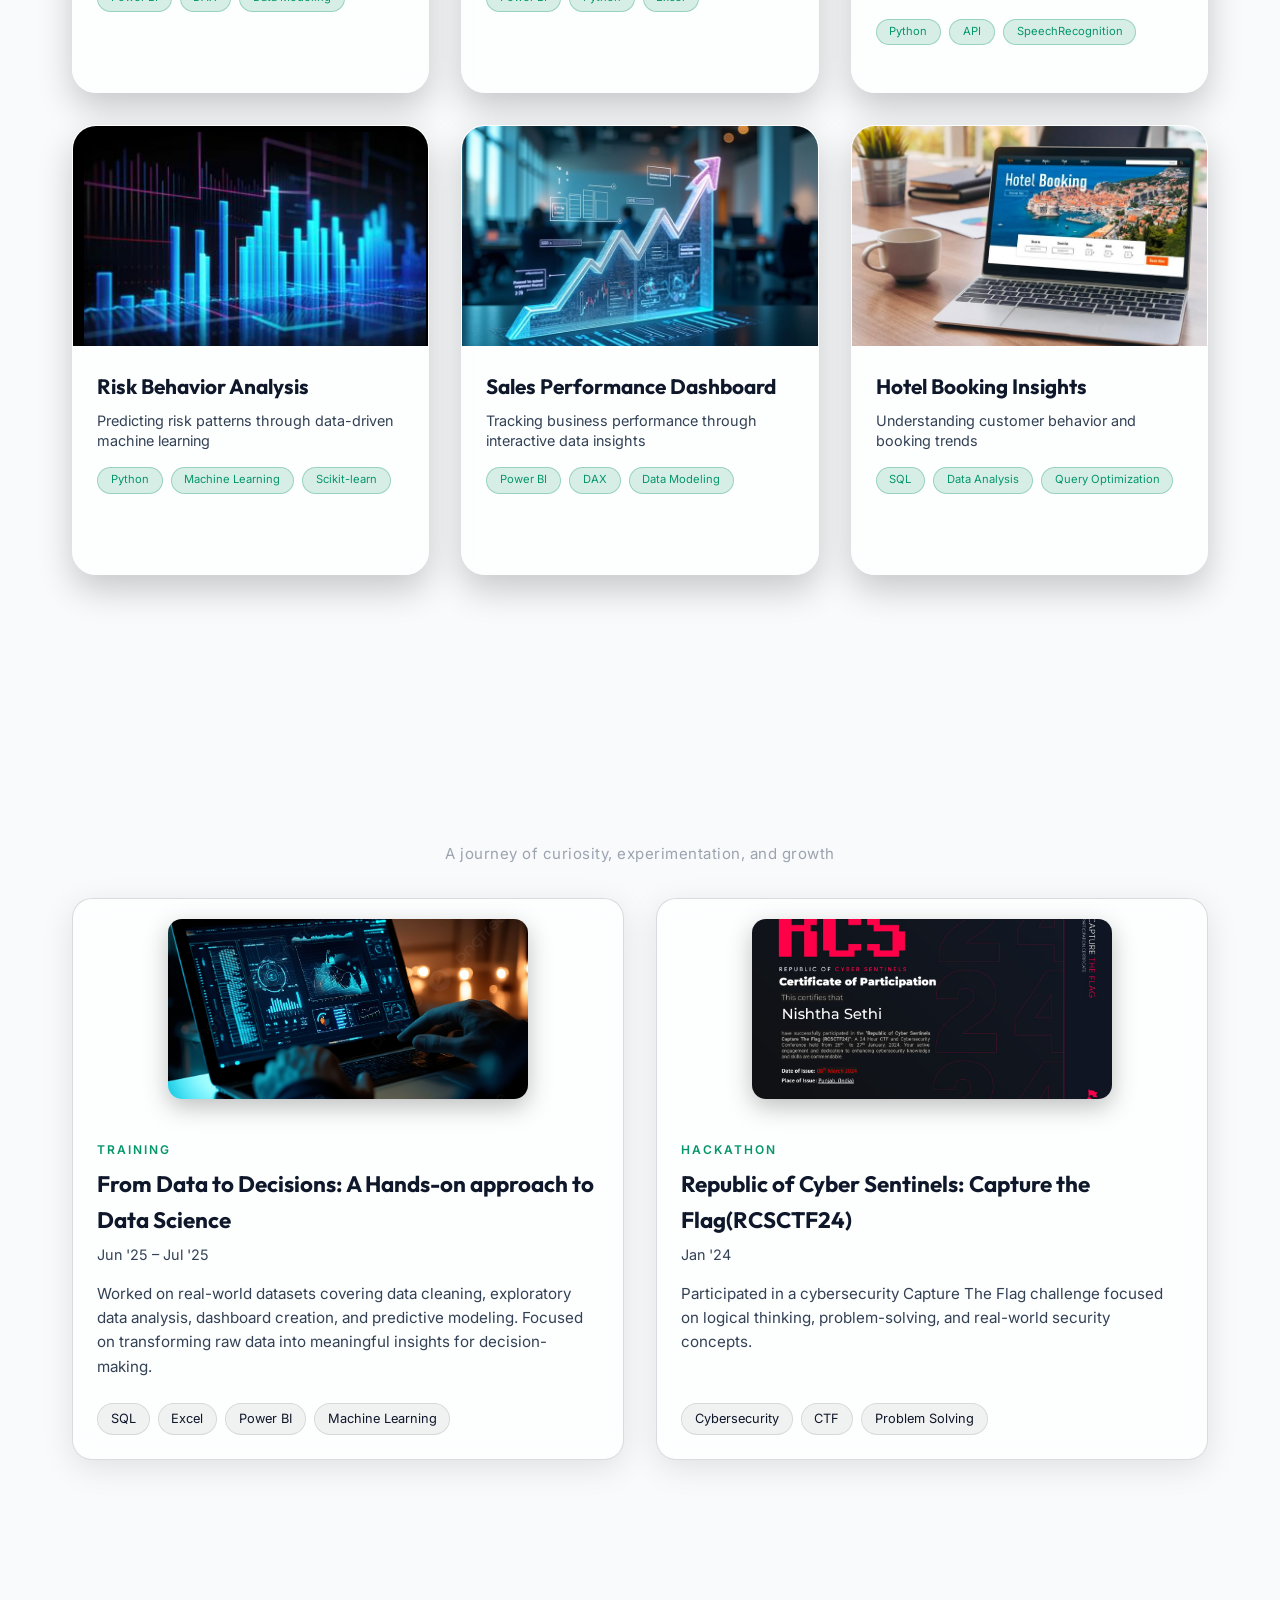
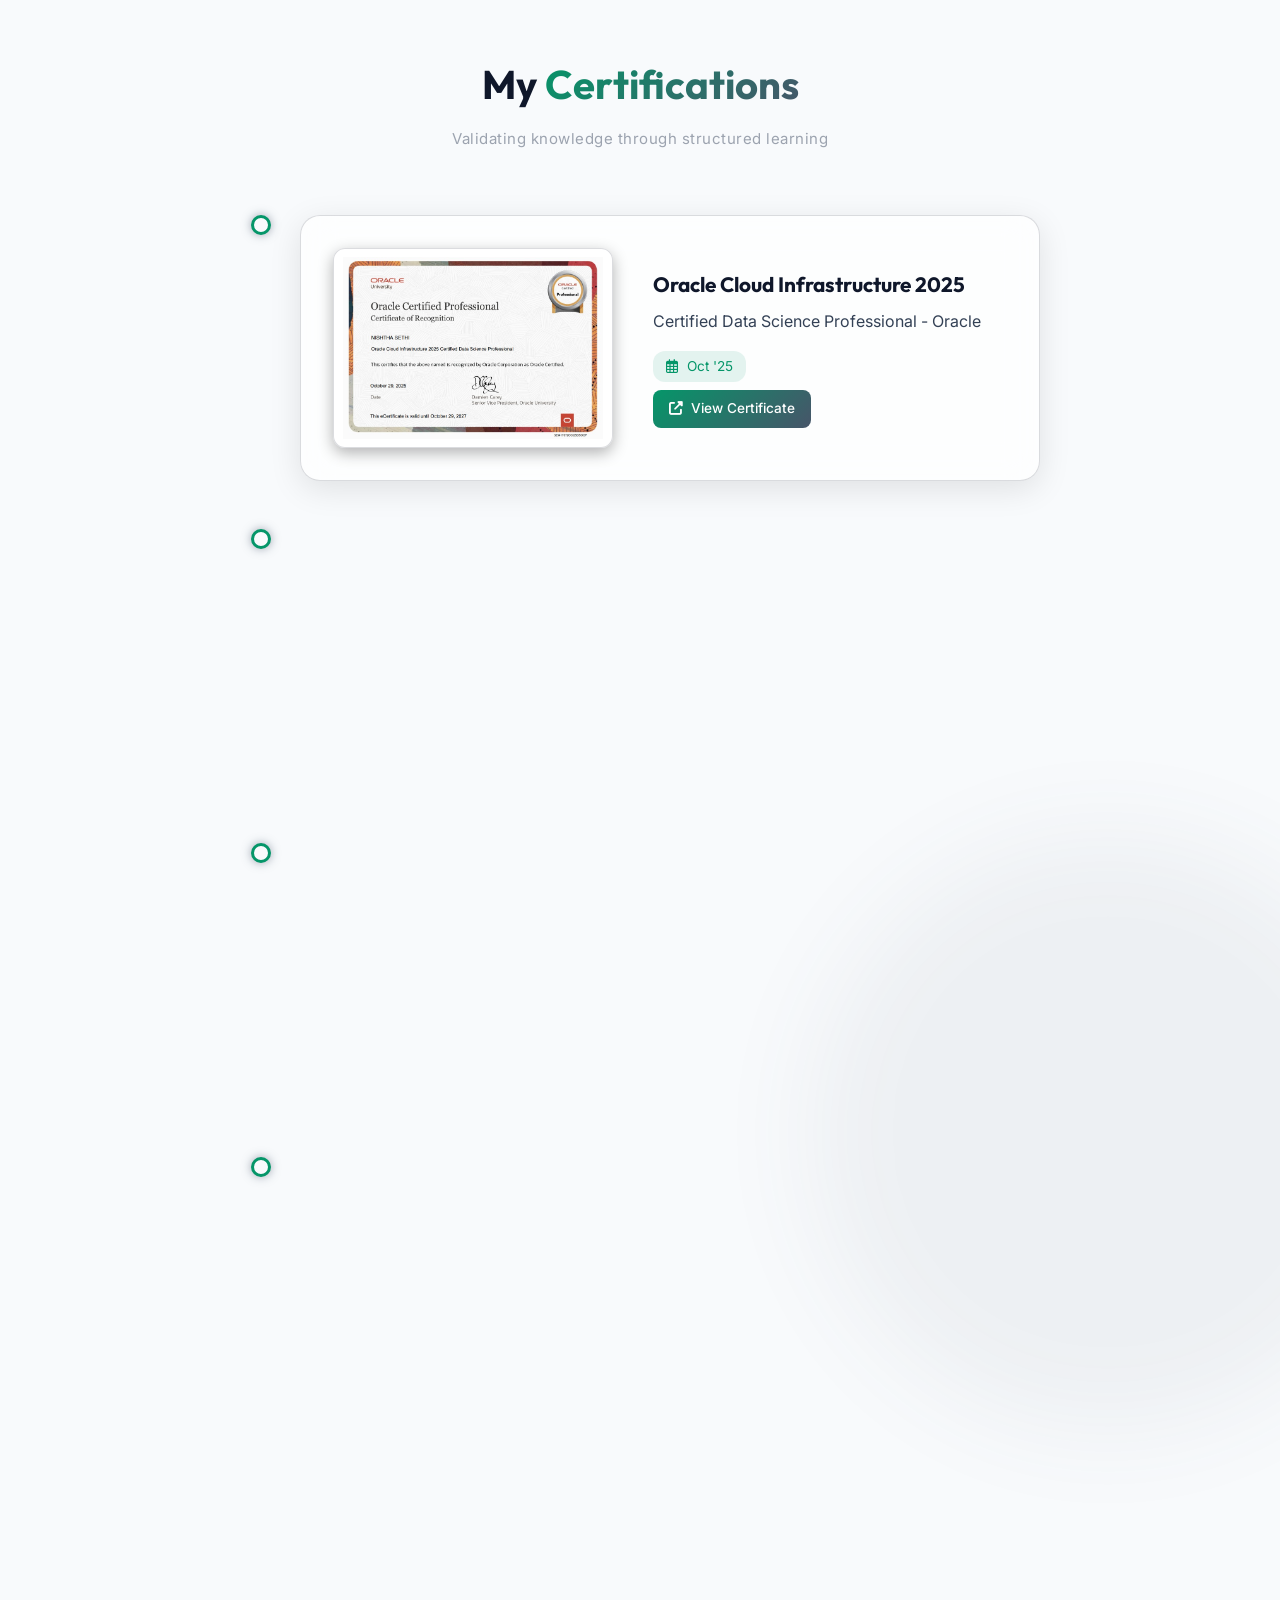
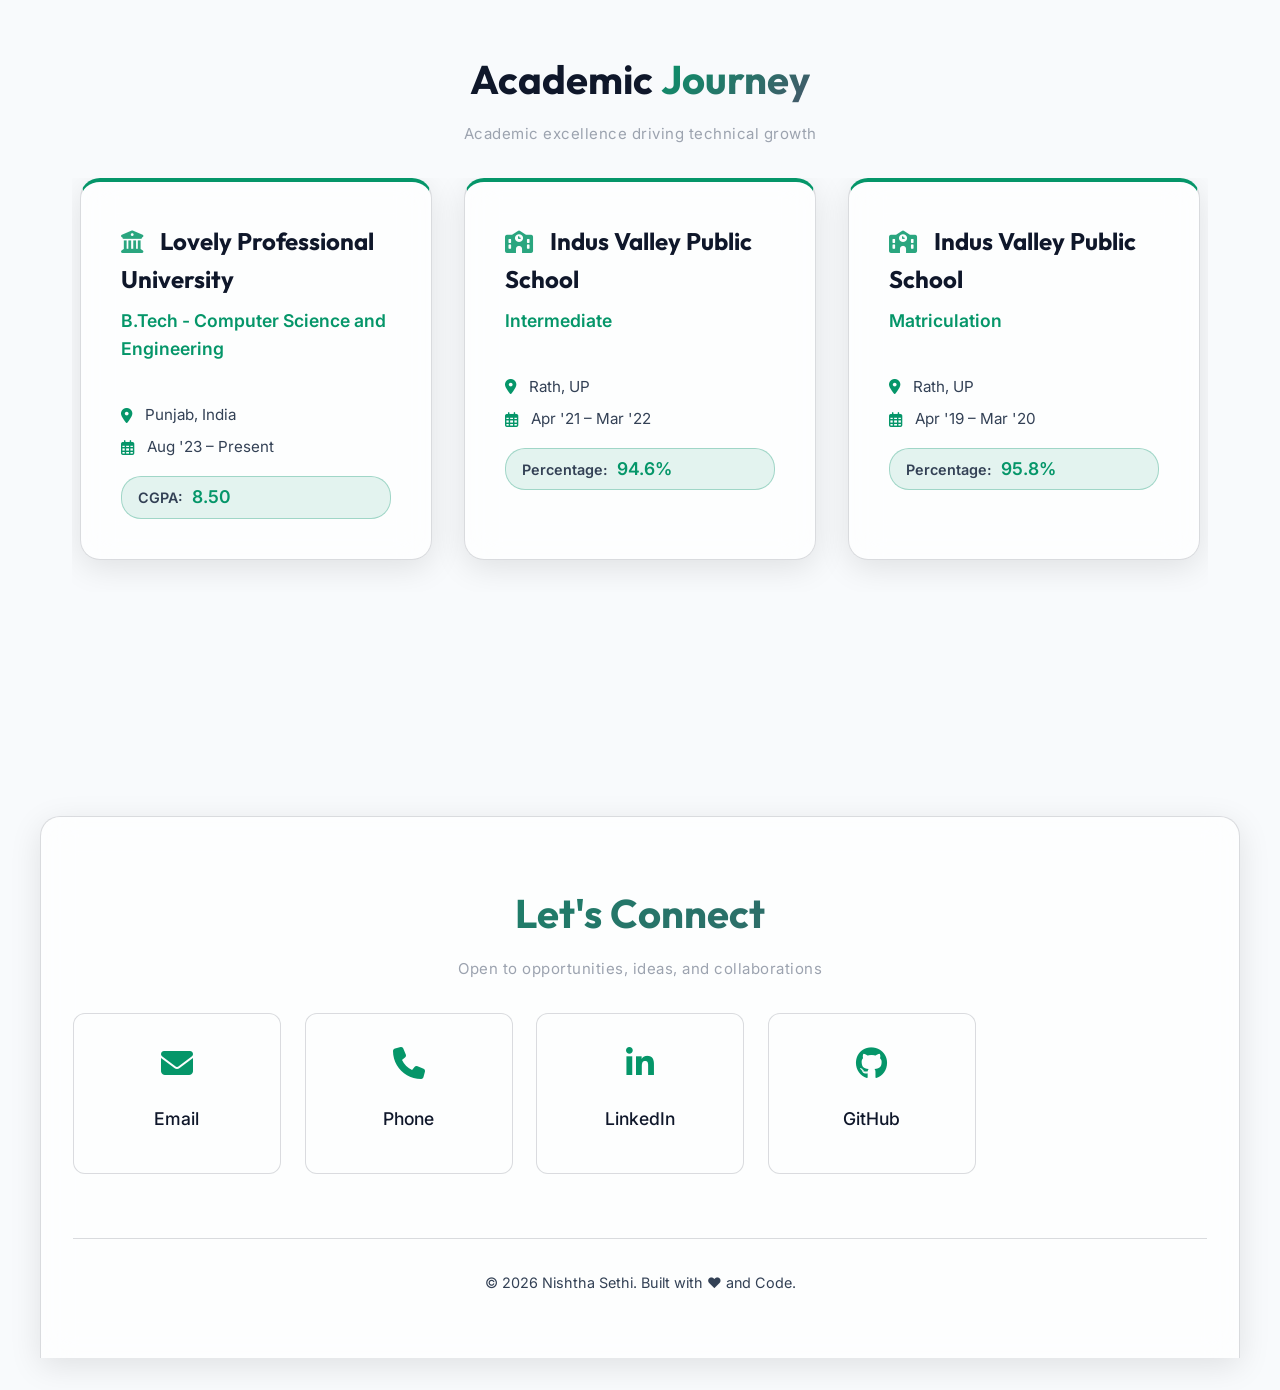
<file: nishtha/index.html>
<!DOCTYPE html>
<html lang="en">

<head>
    <meta charset="UTF-8">
    <meta name="viewport" content="width=device-width, initial-scale=1.0">
    <title>Nishtha Sethi | Portfolio</title>
    <meta name="description" content="Portfolio of Nishtha Sethi, Data Analyst and Data Science Professional.">
    <!-- Google Fonts -->
    <link rel="preconnect" href="https://fonts.googleapis.com">
    <link rel="preconnect" href="https://fonts.gstatic.com" crossorigin>
    <link
        href="https://fonts.googleapis.com/css2?family=Inter:wght@300;400;500;600&family=Outfit:wght@400;600;700;800&display=swap"
        rel="stylesheet">
    <!-- FontAwesome for Icons -->
    <link rel="stylesheet" href="https://cdnjs.cloudflare.com/ajax/libs/font-awesome/6.5.0/css/all.min.css">
    <!-- Custom CSS -->
    <link rel="stylesheet" href="style.css">
</head>

<body class="theme-grey mode-dark">
    <!-- Floating Data Elements - Data Analyst Identity -->
    <div class="floating-data-elements">
        <div class="floating-element chart-1">
            <svg viewBox="0 0 100 100" class="floating-chart">
                <polyline points="10,80 30,40 50,60 70,20 90,50" fill="none" stroke="currentColor" stroke-width="2" />
                <circle cx="30" cy="40" r="3" fill="currentColor" />
                <circle cx="50" cy="60" r="3" fill="currentColor" />
                <circle cx="70" cy="20" r="3" fill="currentColor" />
            </svg>
        </div>

        <div class="floating-element chart-2">
            <svg viewBox="0 0 100 100" class="floating-chart">
                <rect x="10" y="50" width="15" height="40" fill="currentColor" opacity="0.8" />
                <rect x="35" y="30" width="15" height="60" fill="currentColor" opacity="0.8" />
                <rect x="60" y="20" width="15" height="70" fill="currentColor" opacity="0.8" />
                <rect x="85" y="40" width="15" height="50" fill="currentColor" opacity="0.8" />
            </svg>
        </div>

        <div class="floating-element chart-3">
            <svg viewBox="0 0 100 100" class="floating-chart">
                <path d="M10,70 L30,40 L50,55 L70,25 L90,45" fill="none" stroke="currentColor" stroke-width="2"
                    stroke-dasharray="4 2" />
                <circle cx="30" cy="40" r="4" fill="currentColor" opacity="0.6" />
                <circle cx="70" cy="25" r="4" fill="currentColor" opacity="0.6" />
            </svg>
        </div>

        <div class="floating-element pie-1">
            <svg viewBox="0 0 100 100" class="floating-chart">
                <circle cx="50" cy="50" r="40" fill="none" stroke="currentColor" stroke-width="2" />
                <path d="M50,50 L50,10 A40,40 0 0,1 82,32 Z" fill="currentColor" opacity="0.5" />
                <path d="M50,50 L82,32 A40,40 0 0,1 70,82 Z" fill="currentColor" opacity="0.3" />
                <circle cx="50" cy="50" r="5" fill="currentColor" />
            </svg>
        </div>

        <div class="floating-element bar-1">
            <svg viewBox="0 0 100 100" class="floating-chart">
                <rect x="10" y="70" width="12" height="20" fill="currentColor" />
                <rect x="30" y="50" width="12" height="40" fill="currentColor" />
                <rect x="50" y="30" width="12" height="60" fill="currentColor" />
                <rect x="70" y="45" width="12" height="45" fill="currentColor" />
                <rect x="90" y="60" width="12" height="30" fill="currentColor" />
            </svg>
        </div>

        <div class="floating-element data-points">
            <svg viewBox="0 0 100 100" class="floating-chart">
                <circle cx="20" cy="70" r="4" fill="currentColor" />
                <circle cx="40" cy="45" r="4" fill="currentColor" />
                <circle cx="60" cy="60" r="4" fill="currentColor" />
                <circle cx="80" cy="30" r="4" fill="currentColor" />
                <circle cx="50" cy="85" r="4" fill="currentColor" />
                <line x1="20" y1="70" x2="40" y2="45" stroke="currentColor" stroke-width="1.5" stroke-dasharray="3 2" />
                <line x1="40" y1="45" x2="60" y2="60" stroke="currentColor" stroke-width="1.5" stroke-dasharray="3 2" />
                <line x1="60" y1="60" x2="80" y2="30" stroke="currentColor" stroke-width="1.5" stroke-dasharray="3 2" />
            </svg>
        </div>

        <div class="floating-element scatter-1">
            <svg viewBox="0 0 100 100" class="floating-chart">
                <circle cx="25" cy="70" r="3" fill="currentColor" />
                <circle cx="45" cy="55" r="3" fill="currentColor" />
                <circle cx="55" cy="35" r="3" fill="currentColor" />
                <circle cx="75" cy="45" r="3" fill="currentColor" />
                <circle cx="85" cy="25" r="3" fill="currentColor" />
                <circle cx="35" cy="85" r="3" fill="currentColor" />
            </svg>
        </div>

        <div class="floating-element dashboard-icon">
            <i class="fas fa-chart-line"></i>
        </div>

        <div class="floating-element database-icon">
            <i class="fas fa-database"></i>
        </div>

        <div class="floating-element python-icon">
            <i class="fab fa-python"></i>
        </div>

        <div class="floating-element server-icon">
            <i class="fas fa-server"></i>
        </div>

        <div class="floating-element cloud-icon">
            <i class="fas fa-cloud"></i>
        </div>

        <div class="floating-element network-icon">
            <i class="fas fa-project-diagram"></i>
        </div>

        <div class="floating-element code-icon">
            <i class="fas fa-code"></i>
        </div>

        <div class="floating-element pie-2">
            <svg viewBox="0 0 100 100" class="floating-chart">
                <circle cx="50" cy="50" r="35" fill="none" stroke="currentColor" stroke-width="2" />
                <path d="M50,50 L85,50 A35,35 0 0,1 50,85 Z" fill="currentColor" opacity="0.7" />
            </svg>
        </div>

        <div class="floating-element bar-2">
            <svg viewBox="0 0 100 100" class="floating-chart">
                <rect x="20" y="40" width="10" height="40" fill="currentColor" opacity="0.5" />
                <rect x="40" y="60" width="10" height="20" fill="currentColor" opacity="0.8" />
                <rect x="60" y="30" width="10" height="50" fill="currentColor" opacity="0.6" />
                <rect x="80" y="50" width="10" height="30" fill="currentColor" />
            </svg>
        </div>

    </div>
    <!-- Scroll Progress Bar -->
    <div id="scroll-progress"></div>

    <!-- Background Animated Shapes -->
    <div class="blob shape-1"></div>
    <div class="blob shape-2"></div>

    <!-- Navigation -->
    <nav class="navbar">
        <div class="nav-container">
            <a href="#hero" class="logo">NS<span>.</span></a>
            <ul class="nav-links">
                <li><a href="#hero">Home</a></li>
                <li><a href="#about">About Me</a></li>
                <li><a href="#skills">Skills</a></li>
                <li><a href="#projects">My Work</a></li>
                <li><a href="#learning-experience">Learning</a></li>
                <li><a href="#certifications-timeline">Certificates</a></li>
                <li><a href="#education">Academics</a></li>
                <li><a href="#contact">Contact</a></li>
            </ul>
            <div class="nav-controls">
                <button id="theme-toggle" class="theme-btn" aria-label="Toggle Theme">
                    <i class="fas fa-sun"></i>
                </button>
                <div class="hamburger">
                    <i class="fas fa-bars"></i>
                </div>
            </div>
        </div>
    </nav>

    <!-- Hero Section -->
    <section id="hero" class="hero-section">
        <div class="container hero-content">
            <!-- Left Side Text Content -->
            <div class="hero-text-box">
                <div class="greeting-wrapper">
                    <span class="greet-text">Hello,</span>
                    <span class="greet-text">I am</span>
                </div>
                <h1 class="hero-name">Nishtha Sethi</h1>
                <h2 class="hero-roles"><span id="typed-text"></span><span class="cursor"></span></h2>
                <p class="hero-quote-premium stagger-el">
                    Data is not just numbers… it’s a story waiting to be understood.
                </p>
                <div class="hero-actions-premium stagger-el">
                    <a href="#about" class="btn btn-primary">About Me</a>
                    <a href="file:///C:/Users/Nishtha%20Sethi/Downloads/nishu.pdf" target="_blank"
                        class="btn btn-secondary"><i class="fas fa-download"></i> Download CV</a>
                </div>
            </div>

            <!-- Right Side Image -->
            <div class="hero-image-box anim-float">
                <div class="floating-border-wrapper">
                    <img src="Pic.jpeg" alt="Nishtha Sethi" class="profile-img-rounded">
                </div>
            </div>
        </div>
    </section>

    <!-- About Me Section -->
    <section id="about" class="section">
        <div class="container">
            <h2 class="section-title">About <span>Me</span></h2>

            <!-- SINGLE ABOUT CARD -->
            <div class="about-card-wrapper glass fade-in-slide-up hover-fx">
                <div class="about-card-body">
                    <!-- LEFT SIDE: TEXT -->
                    <div class="about-text-content">
                        <p>I enjoy working with <span class="about-highlight">data</span> and understanding what it’s
                            really <span class="about-highlight-gradient">trying to say</span>.</p>
                        <p>Most of my work revolves around <span class="about-highlight-gradient">exploring
                                datasets</span>, <span class="about-highlight">finding patterns</span>, and turning them
                            into
                            something <span class="about-highlight-gradient">meaningful and useful</span>. I like
                            breaking down complex information into simple
                            insights that can actually make a difference.</p>
                        <p>For me, data is not just numbers — it’s a <span class="about-highlight-gradient">story</span>
                            that needs the right perspective to be
                            understood.</p>
                    </div>

                    <!-- RIGHT SIDE: VERTICAL STATS -->
                    <div class="about-vertical-stats">
                        <div class="about-stat-card glass hover-fx">
                            <div>
                                <span class="about-stat-count" data-target="5">0</span>
                                <span class="about-stat-plus">+</span>
                            </div>
                            <p>Projects</p>
                        </div>
                        <div class="about-stat-card glass hover-fx">
                            <div>
                                <span class="about-stat-count" data-target="10">0</span>
                                <span class="about-stat-plus">+</span>
                            </div>
                            <p>Technologies</p>
                        </div>
                        <div class="about-stat-card glass hover-fx">
                            <div>
                                <span class="about-stat-count" data-target="4">0</span>
                                <span class="about-stat-plus">+</span>
                            </div>
                            <p>Domains</p>
                        </div>
                    </div>
                </div>

                <!-- BOTTOM: QUOTE -->
                <div class="about-quote-container">
                    <p class="about-quote">“I don’t just analyze <span class="about-highlight">data</span> — I translate
                        it into <span class="about-highlight">decisions</span>.”</p>
                </div>
            </div>
        </div>
    </section>

    <!-- Skills Section - Clean & Organized -->
    <section id="skills" class="section">
        <div class="container">
            <h2 class="section-title">Technical <span>Expertise</span></h2>
            <p class="global-subtitle">Crafting solutions through code, data, and intelligent systems</p>

            <!-- Category Cards Grid -->
            <div class="category-cards-grid">

                <!-- Card 1: Programming Languages -->
                <div class="category-card glass">
                    <div class="category-card-header">
                        <div class="category-icon">
                            <i class="fas fa-code"></i>
                        </div>
                        <h3 class="category-title">Programming Languages</h3>
                    </div>
                    <div class="skills-flip-grid">
                        <div class="skill-card-3d">
                            <div class="skill-inner">
                                <div class="skill-front">
                                    <i class="fab fa-python"></i>
                                </div>
                                <div class="skill-back">
                                    <p>Python</p>
                                    <small>Advanced</small>
                                </div>
                            </div>
                        </div>
                        <div class="skill-card-3d">
                            <div class="skill-inner">
                                <div class="skill-front">
                                    <i class="fas fa-code"></i>
                                </div>
                                <div class="skill-back">
                                    <p>C++</p>
                                    <small>Advanced</small>
                                </div>
                            </div>
                        </div>
                        <div class="skill-card-3d">
                            <div class="skill-inner">
                                <div class="skill-front">
                                    <i class="fas fa-code"></i>
                                </div>
                                <div class="skill-back">
                                    <p>C</p>
                                    <small>Intermediate</small>
                                </div>
                            </div>
                        </div>
                        <div class="skill-card-3d">
                            <div class="skill-inner">
                                <div class="skill-front">
                                    <i class="fab fa-java"></i>
                                </div>
                                <div class="skill-back">
                                    <p>Java</p>
                                    <small>Intermediate</small>
                                </div>
                            </div>
                        </div>
                    </div>
                </div>

                <!-- Card 2: Data Science & Machine Learning -->
                <div class="category-card glass">
                    <div class="category-card-header">
                        <div class="category-icon">
                            <i class="fas fa-robot"></i>
                        </div>
                        <h3 class="category-title">Data Science & Machine Learning </h3>
                    </div>
                    <div class="skills-flip-grid">
                        <div class="skill-card-3d">
                            <div class="skill-inner">
                                <div class="skill-front">
                                    <i class="fas fa-table"></i>
                                </div>
                                <div class="skill-back">
                                    <p>Pandas</p>
                                    <small>Data Manipulation</small>
                                </div>
                            </div>
                        </div>
                        <div class="skill-card-3d">
                            <div class="skill-inner">
                                <div class="skill-front">
                                    <i class="fas fa-calculator"></i>
                                </div>
                                <div class="skill-back">
                                    <p>NumPy</p>
                                    <small>Numerical Computing</small>
                                </div>
                            </div>
                        </div>
                        <div class="skill-card-3d">
                            <div class="skill-inner">
                                <div class="skill-front">
                                    <i class="fas fa-brain"></i>
                                </div>
                                <div class="skill-back">
                                    <p>Scikit-learn</p>
                                    <small>Machine Learning</small>
                                </div>
                            </div>
                        </div>
                        <div class="skill-card-3d">
                            <div class="skill-inner">
                                <div class="skill-front">
                                    <i class="fas fa-robot"></i>
                                </div>
                                <div class="skill-back">
                                    <p>Machine Learning</p>
                                    <small>Predictive Models</small>
                                </div>
                            </div>
                        </div>
                    </div>
                </div>

                <!-- Card 3: Visualization & Analytics -->
                <div class="category-card glass">
                    <div class="category-card-header">
                        <div class="category-icon">
                            <i class="fas fa-chart-line"></i>
                        </div>
                        <h3 class="category-title">Visualization & Analytics </h3>
                    </div>
                    <div class="skills-flip-grid">
                        <div class="skill-card-3d">
                            <div class="skill-inner">
                                <div class="skill-front">
                                    <i class="fas fa-chart-simple"></i>
                                </div>
                                <div class="skill-back">
                                    <p>Power BI</p>
                                    <small>Dashboards</small>
                                </div>
                            </div>
                        </div>
                        <div class="skill-card-3d">
                            <div class="skill-inner">
                                <div class="skill-front">
                                    <i class="fas fa-chart-bar"></i>
                                </div>
                                <div class="skill-back">
                                    <p>Matplotlib</p>
                                    <small>Visualization</small>
                                </div>
                            </div>
                        </div>
                        <div class="skill-card-3d">
                            <div class="skill-inner">
                                <div class="skill-front">
                                    <i class="fas fa-file-excel"></i>
                                </div>
                                <div class="skill-back">
                                    <p>Excel</p>
                                    <small>Advanced Analytics</small>
                                </div>
                            </div>
                        </div>
                        <div class="skill-card-3d">
                            <div class="skill-inner">
                                <div class="skill-front">
                                    <i class="fas fa-chart-pie"></i>
                                </div>
                                <div class="skill-back">
                                    <p>Tableau</p>
                                    <small>Interactive Visuals</small>
                                </div>
                            </div>
                        </div>
                    </div>
                </div>

                <!-- Card 4: Tools & Technologies -->
                <div class="category-card glass">
                    <div class="category-card-header">
                        <div class="category-icon">
                            <i class="fas fa-tools"></i>
                        </div>
                        <h3 class="category-title">Tools & Technologies </h3>
                    </div>
                    <div class="skills-flip-grid">
                        <div class="skill-card-3d">
                            <div class="skill-inner">
                                <div class="skill-front">
                                    <i class="fab fa-git-alt"></i>
                                </div>
                                <div class="skill-back">
                                    <p>Git</p>
                                    <small>Version Control</small>
                                </div>
                            </div>
                        </div>
                        <div class="skill-card-3d">
                            <div class="skill-inner">
                                <div class="skill-front">
                                    <i class="fas fa-database"></i>
                                </div>
                                <div class="skill-back">
                                    <p>SQL</p>
                                    <small>Database Queries</small>
                                </div>
                            </div>
                        </div>
                        <div class="skill-card-3d">
                            <div class="skill-inner">
                                <div class="skill-front">
                                    <i class="fas fa-cloud"></i>
                                </div>
                                <div class="skill-back">
                                    <p>Hadoop</p>
                                    <small>Big Data</small>
                                </div>
                            </div>
                        </div>
                        <div class="skill-card-3d">
                            <div class="skill-inner">
                                <div class="skill-front">
                                    <i class="fab fa-html5"></i>
                                </div>
                                <div class="skill-back">
                                    <p>HTML/CSS</p>
                                    <small>Web Technologies</small>
                                </div>
                            </div>
                        </div>
                    </div>
                </div>

            </div>
        </div>
    </section>

    <!-- Projects Section - Flip Card Design -->
    <section id="projects" class="section">
        <div class="container">
            <h2 class="section-title" style="margin-bottom: 1rem;">Featured <span>Projects</span></h2>

            <!-- Data Pipeline -->
            <div class="data-pipeline glass">
                <div class="pipeline-step">Raw Data</div>
                <i class="fas fa-arrow-right pipeline-arrow"></i>
                <div class="pipeline-step">Processing</div>
                <i class="fas fa-arrow-right pipeline-arrow"></i>
                <div class="pipeline-step">Modeling</div>
                <i class="fas fa-arrow-right pipeline-arrow"></i>
                <div class="pipeline-step">Insight</div>
                <i class="fas fa-arrow-right pipeline-arrow"></i>
                <div class="pipeline-step impact-step">Impact</div>
            </div>

            <div class="projects-flip-grid">

                <!-- Project 1: Tesla Global Delivery Insights -->
                <div class="project-flip-card">
                    <div class="project-flip-inner">
                        <!-- Front Side -->
                        <div class="project-front">
                            <div class="project-image-container">
                                <img src="tesla.jpg" alt="Tesla Dashboard" class="project-image">
                                <div class="project-overlay">
                                    <i class="fas fa-search-plus"></i>
                                </div>
                            </div>
                            <div class="project-front-content">
                                <h3>Tesla Global Delivery Insights</h3>
                                <p>Interactive dashboard analyzing global vehicle deliveries</p>
                                <div class="project-tech-preview">
                                    <span>Power BI</span>
                                    <span>DAX</span>
                                    <span>Data Modeling</span>
                                </div>
                            </div>
                        </div>

                        <!-- Back Side -->
                        <div class="project-back">
                            <h3>Tesla Global Delivery Insights</h3>
                            <ul class="project-details">
                                <li>Analyzed global vehicle deliveries across time periods, regions, and model
                                    segments</li>
                                <li>Derived insights on shipment trends and regional performance</li>
                                <li>Reduced reporting time by 40% through centralized metrics</li>
                            </ul>
                            <div class="project-tech-stack">
                                <span class="tech-pill">Power BI</span>
                                <span class="tech-pill">Power Query</span>
                                <span class="tech-pill">DAX</span>
                                <span class="tech-pill">Data Modeling</span>
                            </div>
                            <div class="project-links">
                                <a href="https://github.com/nishthasethi02/tesla-delivery-insights" target="_blank"
                                    class="project-github-btn">
                                    <i class="fab fa-github"></i> View Code
                                </a>
                                <a href="#" class="project-demo-btn" target="_blank">
                                    <i class="fas fa-external-link-alt"></i> Live Demo
                                </a>
                            </div>
                        </div>
                    </div>
                </div>

                <!-- Project 2: Austin Animal Center Analysis -->
                <div class="project-flip-card">
                    <div class="project-flip-inner">
                        <!-- Front Side -->
                        <div class="project-front">
                            <div class="project-image-container">
                                <img src="austin.png" alt="Animal Shelter Analysis" class="project-image">
                                <div class="project-overlay">
                                    <i class="fas fa-search-plus"></i>
                                </div>
                            </div>
                            <div class="project-front-content">
                                <h3>Austin Animal Center Analysis</h3>
                                <p>Shelter outcomes analysis for improved resource allocation</p>
                                <div class="project-tech-preview">
                                    <span>Power BI</span>
                                    <span>Python</span>
                                    <span>Excel</span>
                                </div>
                            </div>
                        </div>

                        <!-- Back Side -->
                        <div class="project-back">
                            <h3>Austin Animal Center Analysis</h3>
                            <ul class="project-details">
                                <li>Assessed adoption, euthanasia, and demographic metrics</li>
                                <li>Revealed key patterns across animal types and age groups</li>
                                <li>Optimized resource allocation for higher survival outcomes</li>
                            </ul>
                            <div class="project-tech-stack">
                                <span class="tech-pill">Power BI</span>
                                <span class="tech-pill">Excel</span>
                                <span class="tech-pill">Power Pivot</span>
                                <span class="tech-pill">Python</span>
                            </div>
                            <div class="project-links">
                                <a href="https://github.com/nishthasethi02/austin-animal-center" target="_blank"
                                    class="project-github-btn">
                                    <i class="fab fa-github"></i> View Code
                                </a>
                                <a href="#" class="project-demo-btn" target="_blank">
                                    <i class="fas fa-external-link-alt"></i> Live Demo
                                </a>
                            </div>
                        </div>
                    </div>
                </div>

                <!-- Project 3: Voice-Enabled Weather Assistant -->
                <div class="project-flip-card">
                    <div class="project-flip-inner">
                        <!-- Front Side -->
                        <div class="project-front">
                            <div class="project-image-container">
                                <img src="weather.png" alt="Weather Assistant" class="project-image">
                                <div class="project-overlay">
                                    <i class="fas fa-search-plus"></i>
                                </div>
                            </div>
                            <div class="project-front-content">
                                <h3>Voice-Enabled Weather Assistant</h3>
                                <p>Hands-free weather monitoring with voice commands</p>
                                <div class="project-tech-preview">
                                    <span>Python</span>
                                    <span>API</span>
                                    <span>SpeechRecognition</span>
                                </div>
                            </div>
                        </div>

                        <!-- Back Side -->
                        <div class="project-back">
                            <h3>Voice-Enabled Weather Assistant</h3>
                            <ul class="project-details">
                                <li>Voice-based solution for continuous weather monitoring</li>
                                <li>Converts weather data into clear spoken updates</li>
                                <li>Improved user interaction through seamless voice commands</li>
                            </ul>
                            <div class="project-tech-stack">
                                <span class="tech-pill">Python</span>
                                <span class="tech-pill">SpeechRecognition</span>
                                <span class="tech-pill">pyttsx3</span>
                                <span class="tech-pill">OpenWeatherMap API</span>
                            </div>
                            <div class="project-links">
                                <a href="https://github.com/nishthasethi02/weather-assistant" target="_blank"
                                    class="project-github-btn">
                                    <i class="fab fa-github"></i> View Code
                                </a>
                                <a href="#" class="project-demo-btn" target="_blank">
                                    <i class="fas fa-external-link-alt"></i> Live Demo
                                </a>
                            </div>
                        </div>
                    </div>
                </div>

                <!-- Project 4: Risk Behavior Analysis 🤖 -->
                <div class="project-flip-card">
                    <div class="project-flip-inner">
                        <!-- Front Side -->
                        <div class="project-front">
                            <div class="project-image-container">
                                <img src="analysis.png" alt="Risk Behavior Analysis" class="project-image">
                                <div class="project-overlay">
                                    <i class="fas fa-search-plus"></i>
                                </div>
                            </div>
                            <div class="project-front-content">
                                <h3>Risk Behavior Analysis</h3>
                                <p>Predicting risk patterns through data-driven machine learning</p>
                                <div class="project-tech-preview">
                                    <span>Python</span>
                                    <span>Machine Learning</span>
                                    <span>Scikit-learn</span>
                                </div>
                            </div>
                        </div>

                        <!-- Back Side -->
                        <div class="project-back">
                            <h3>Risk Behavior Analysis</h3>
                            <ul class="project-details">
                                <li>Analyzed behavioral data using EDA to uncover key risk patterns</li>
                                <li>Identified critical features influencing high-risk outcomes</li>
                                <li>Built predictive models to improve risk detection and decision-making accuracy
                                </li>
                            </ul>
                            <div class="project-tech-stack">
                                <span class="tech-pill">Python</span>
                                <span class="tech-pill">Machine Learning</span>
                                <span class="tech-pill">Scikit-learn</span>
                                <span class="tech-pill">Pandas</span>
                                <span class="tech-pill">NumPy</span>
                            </div>
                            <div class="project-links">
                                <a href="https://github.com/nishthasethi02/risk-behavior-analysis" target="_blank"
                                    class="project-github-btn">
                                    <i class="fab fa-github"></i> View Code
                                </a>
                                <a href="#" class="project-demo-btn" target="_blank">
                                    <i class="fas fa-external-link-alt"></i> Live Demo
                                </a>
                            </div>
                        </div>
                    </div>
                </div>

                <!-- Project 5: Sales Performance Dashboard 📈 -->
                <div class="project-flip-card">
                    <div class="project-flip-inner">
                        <!-- Front Side -->
                        <div class="project-front">
                            <div class="project-image-container">
                                <img src="sales.jpg" alt="Sales Dashboard" class="project-image">
                                <div class="project-overlay">
                                    <i class="fas fa-search-plus"></i>
                                </div>
                            </div>
                            <div class="project-front-content">
                                <h3>Sales Performance Dashboard</h3>
                                <p>Tracking business performance through interactive data insights</p>
                                <div class="project-tech-preview">
                                    <span>Power BI</span>
                                    <span>DAX</span>
                                    <span>Data Modeling</span>
                                </div>
                            </div>
                        </div>

                        <!-- Back Side -->
                        <div class="project-back">
                            <h3>Sales Performance Dashboard</h3>
                            <ul class="project-details">
                                <li>Analyzed sales data across regions, products, and time dimensions</li>
                                <li>Identified top-performing products and high-revenue markets</li>
                                <li>Built KPI-driven dashboards to enhance business tracking and insights</li>
                            </ul>
                            <div class="project-tech-stack">
                                <span class="tech-pill">Power BI</span>
                                <span class="tech-pill">DAX</span>
                                <span class="tech-pill">Data Modeling</span>
                                <span class="tech-pill">Power Query</span>
                            </div>
                            <div class="project-links">
                                <a href="https://github.com/nishthasethi02/sales-dashboard" target="_blank"
                                    class="project-github-btn">
                                    <i class="fab fa-github"></i> View Code
                                </a>
                                <a href="#" class="project-demo-btn" target="_blank">
                                    <i class="fas fa-external-link-alt"></i> Live Demo
                                </a>
                            </div>
                        </div>
                    </div>
                </div>

                <!-- Project 6: Hotel Booking Insights 📊 -->
                <div class="project-flip-card">
                    <div class="project-flip-inner">
                        <!-- Front Side -->
                        <div class="project-front">
                            <div class="project-image-container">
                                <img src="hotel.jpg" alt="Hotel Booking Insights" class="project-image">
                                <div class="project-overlay">
                                    <i class="fas fa-search-plus"></i>
                                </div>
                            </div>
                            <div class="project-front-content">
                                <h3>Hotel Booking Insights</h3>
                                <p>Understanding customer behavior and booking trends</p>
                                <div class="project-tech-preview">
                                    <span>SQL</span>
                                    <span>Data Analysis</span>
                                    <span>Query Optimization</span>
                                </div>
                            </div>
                        </div>

                        <!-- Back Side -->
                        <div class="project-back">
                            <h3>Hotel Booking Insights</h3>
                            <ul class="project-details">
                                <li>Analyzed booking data across customer segments, room types, and time trends</li>
                                <li>Identified cancellation patterns and key customer preferences</li>
                                <li>Generated insights to optimize pricing strategies and demand planning</li>
                            </ul>
                            <div class="project-tech-stack">
                                <span class="tech-pill">SQL</span>
                                <span class="tech-pill">Data Analysis</span>
                                <span class="tech-pill">Query Optimization</span>
                                <span class="tech-pill">Excel</span>
                            </div>
                            <div class="project-links">
                                <a href="https://github.com/nishthasethi02/hotel-booking-insights" target="_blank"
                                    class="project-github-btn">
                                    <i class="fab fa-github"></i> View Code
                                </a>
                                <a href="#" class="project-demo-btn" target="_blank">
                                    <i class="fas fa-external-link-alt"></i> Live Demo
                                </a>
                            </div>
                        </div>
                    </div>
                </div>

            </div>
        </div>
    </section>

    <!-- Learning & Experience Section -->
    <section id="learning-experience" class="section">
        <div class="container">
            <h2 class="section-title">Learning <span>& Experience</span></h2>
            <p class="global-subtitle">A journey of curiosity, experimentation, and growth</p>

            <div class="learning-grid">
                <!-- Training Card -->
                <div class="learning-card glass hover-fx training-glow">
                    <div class="learning-card-img-container">
                        <img src="data.png" alt="Training" class="learning-card-img">
                    </div>
                    <div class="learning-card-content">
                        <span class="learning-label">Training</span>
                        <h3 class="learning-title">From Data to Decisions: A Hands-on approach to Data Science</h3>
                        <span class="learning-date">Jun '25 – Jul '25</span>
                        <p class="learning-desc">Worked on real-world datasets covering data cleaning, exploratory data
                            analysis, dashboard creation, and predictive modeling. Focused on transforming raw data into
                            meaningful insights for decision-making.</p>
                        <div class="learning-tags">
                            <span class="learning-tag">SQL</span>
                            <span class="learning-tag">Excel</span>
                            <span class="learning-tag">Power BI</span>
                            <span class="learning-tag">Machine Learning</span>
                        </div>
                    </div>
                </div>

                <!-- Hackathon Card -->
                <div class="learning-card glass hover-fx hackathon-glow">
                    <div class="learning-card-img-container">
                        <img src="cert5.png" alt="Hackathon" class="learning-card-img">
                    </div>
                    <div class="learning-card-content">
                        <span class="learning-label">Hackathon</span>
                        <h3 class="learning-title">Republic of Cyber Sentinels: Capture the Flag(RCSCTF24)</h3>
                        <span class="learning-date">Jan '24</span>
                        <p class="learning-desc">Participated in a cybersecurity Capture The Flag challenge focused on
                            logical thinking, problem-solving, and real-world security concepts.</p>
                        <div class="learning-tags">
                            <span class="learning-tag">Cybersecurity</span>
                            <span class="learning-tag">CTF</span>
                            <span class="learning-tag">Problem Solving</span>
                        </div>
                    </div>
                </div>
            </div>
        </div>
    </section>

    <!-- Certifications Section with Images -->
    <section id="certifications-timeline" class="section">
        <div class="container">
            <h2 class="section-title">My <span>Certifications</span></h2>
            <p class="global-subtitle">Validating knowledge through structured learning</p>

            <div class="vertical-timeline">

                <!-- Certificate 1: Oracle Cloud Infrastructure -->
                <div class="timeline-group">
                    <div class="timeline-marker"></div>
                    <div class="timeline-content glass hover-fx">
                        <div class="certificate-wrapper">
                            <div class="certificate-image-container">
                                <img src="cert1.jpeg" alt="Oracle Cloud Infrastructure Certificate"
                                    class="certificate-image">
                                <div class="certificate-overlay">
                                    <i class="fas fa-search-plus"></i>
                                </div>
                            </div>
                            <div class="certificate-info">
                                <h3>Oracle Cloud Infrastructure 2025</h3>
                                <p class="cert-issuer">Certified Data Science Professional - Oracle</p>
                                <span class="cert-date"><i class="far fa-calendar-alt"></i> Oct '25</span>
                                <div class="cert-links">
                                    <a href="https://catalog-education.oracle.com/ords/certview/sharebadge?id=CA99E37A207FA9432C03F6B3AEC4939971939777099D08E6A7BE685B47347B2F"
                                        target="_blank" class="cert-view-btn">
                                        <i class="fas fa-external-link-alt"></i> View Certificate
                                    </a>
                                </div>
                            </div>
                        </div>
                    </div>
                </div>

                <!-- Certificate 2: Deloitte Australia Data Analytics -->
                <div class="timeline-group">
                    <div class="timeline-marker"></div>
                    <div class="timeline-content glass hover-fx">
                        <div class="certificate-wrapper">
                            <div class="certificate-image-container">
                                <img src="cert2.jpeg" alt="Deloitte Australia Data Analytics Certificate"
                                    class="certificate-image">
                                <div class="certificate-overlay">
                                    <i class="fas fa-search-plus"></i>
                                </div>
                            </div>
                            <div class="certificate-info">
                                <h3>Deloitte Australia Data Analytics</h3>
                                <p class="cert-issuer">Job Simulation - Forage</p>
                                <span class="cert-date"><i class="far fa-calendar-alt"></i> Jun '25</span>
                                <div class="cert-links">
                                    <a href="https://www.theforage.com/completion-certificates/9PBTqmSxAf6zZTseP/io9DzWKe3PTsiS6GG_9PBTqmSxAf6zZTseP_43cvZnXRL3NZzm4a3_1749268574791_completion_certificate.pdf"
                                        target="_blank" class="cert-view-btn">
                                        <i class="fas fa-file-pdf"></i> View Certificate
                                    </a>
                                </div>
                            </div>
                        </div>
                    </div>
                </div>

                <!-- Certificate 3: Cloud Computing NPTEL -->
                <div class="timeline-group">
                    <div class="timeline-marker"></div>
                    <div class="timeline-content glass hover-fx">
                        <div class="certificate-wrapper">
                            <div class="certificate-image-container">
                                <img src="cert3.jpeg" alt="NPTEL Cloud Computing Certificate" class="certificate-image">
                                <div class="certificate-overlay">
                                    <i class="fas fa-search-plus"></i>
                                </div>
                            </div>
                            <div class="certificate-info">
                                <h3>Cloud Computing</h3>
                                <p class="cert-issuer">NPTEL</p>
                                <span class="cert-date"><i class="far fa-calendar-alt"></i> May '25</span>
                                <div class="cert-links">
                                    <a href="https://archive.nptel.ac.in/content/noc/NOC25/SEM1/Ecertificates/106/noc25-cs11/Course/NPTEL25CS11S133730067004243872.pdf"
                                        target="_blank" class="cert-view-btn">
                                        <i class="fas fa-file-pdf"></i> View Certificate
                                    </a>
                                </div>
                            </div>
                        </div>
                    </div>
                </div>

                <!-- Certificate 4: Responsive Web Design -->
                <div class="timeline-group">
                    <div class="timeline-marker"></div>
                    <div class="timeline-content glass hover-fx">
                        <div class="certificate-wrapper">
                            <div class="certificate-image-container">
                                <img src="cert4.jpeg" alt="freeCodeCamp Responsive Web Design Certificate"
                                    class="certificate-image">
                                <div class="certificate-overlay">
                                    <i class="fas fa-search-plus"></i>
                                </div>
                            </div>
                            <div class="certificate-info">
                                <h3>Responsive Web Design Certificate</h3>
                                <p class="cert-issuer">freeCodeCamp</p>
                                <span class="cert-date"><i class="far fa-calendar-alt"></i> Oct '23</span>
                                <div class="cert-links">
                                    <a href="https://www.freecodecamp.org/certification/fcc2e1d561f-41e2-4d2f-94d7-ccd2e50facbd/responsive-web-design"
                                        target="_blank" class="cert-view-btn">
                                        <i class="fas fa-external-link-alt"></i> View Certificate
                                    </a>
                                </div>
                            </div>
                        </div>
                    </div>
                </div>

            </div>
        </div>
    </section>

    <!-- Education Section -->
    <section id="education" class="section">
        <div class="container">
            <h2 class="section-title">Academic <span>Journey</span></h2>
            <p class="global-subtitle">Academic excellence driving technical growth</p>
            <div class="edu-full-grid">

                <div class="edu-card glass hover-fx">
                    <h4><i class="fas fa-university edu-icon"></i> Lovely Professional University</h4>
                    <p class="degree">B.Tech - Computer Science and Engineering</p>
                    <div class="edu-meta">
                        <span><i class="fas fa-map-marker-alt"></i> Punjab, India</span>
                        <span><i class="far fa-calendar-alt"></i> Aug '23 &ndash; Present</span>
                    </div>
                    <div class="score-badge">CGPA: <span>8.50</span></div>
                </div>

                <div class="edu-card glass hover-fx">
                    <h4><i class="fas fa-school edu-icon"></i> Indus Valley Public School</h4>
                    <p class="degree">Intermediate</p>
                    <div class="edu-meta">
                        <span><i class="fas fa-map-marker-alt"></i> Rath, UP</span>
                        <span><i class="far fa-calendar-alt"></i> Apr '21 &ndash; Mar '22</span>
                    </div>
                    <div class="score-badge">Percentage: <span>94.6%</span></div>
                </div>

                <div class="edu-card glass hover-fx">
                    <h4><i class="fas fa-school edu-icon"></i> Indus Valley Public School</h4>
                    <p class="degree">Matriculation</p>
                    <div class="edu-meta">
                        <span><i class="fas fa-map-marker-alt"></i> Rath, UP</span>
                        <span><i class="far fa-calendar-alt"></i> Apr '19 &ndash; Mar '20</span>
                    </div>
                    <div class="score-badge">Percentage: <span>95.8%</span></div>
                </div>

            </div>
        </div>
    </section>
    <!--
    <section id="certificates" class="section">
        <div class="container">
            <h2 class="section-title">My <span>Certificates</span></h2>
            <div class="cert-gallery">
                <div class="cert-img-card glass">
                  <img src="cert1" class="cert-img">
                    <div class="cert-info">
                        <h3>Oracle Cloud Infrastructure 2025</h3>
                        <p>Certified Data Science Professional</p>
                    </div>
                </div>
                <div class="cert-img-card glass">
                    <img src="deloitte_cert.png" alt="Deloitte Job Simulation" class="cert-img">
                    <div class="cert-info">
                        <h3>Deloitte Job Simulation</h3>
                        <p>Data Analytics</p>
                    </div>
                </div>
                <div class="cert-img-card glass">
                    <img src="nptel_cert.png" alt="NPTEL Cloud Computing" class="cert-img">
                    <div class="cert-info">
                        <h3>NPTEL Certification</h3>
                        <p>Cloud Computing</p>
                    </div>
                </div>
                <div class="cert-img-card glass">
                    <img src="fcc_cert.png" alt="Responsive Web Design" class="cert-img">
                    <div class="cert-info">
                        <h3>freeCodeCamp</h3>
                        <p>Responsive Web Design</p>
                    </div>
                </div>
            </div>
        </div>
    </section>
    -->

    <!-- Footer / Contact Section -->
    <footer id="contact" class="footer">
        <div class="container footer-content glass">
            <h2 class="footer-title">Let's Connect</h2>
            <p class="global-subtitle footer-subtitle-modifier">Open to opportunities, ideas, and collaborations</p>

            <div class="contact-methods">

                <div class="contact-item">
                    <div class="contact-header">
                        <div class="contact-icon"><i class="fas fa-envelope"></i></div>
                        <span class="contact-label">Email</span>
                    </div>
                    <div class="contact-detail">
                        <a href="mailto:nishthasethi004@gmail.com">nishthasethi004@gmail.com</a>
                    </div>
                </div>

                <div class="contact-item">
                    <div class="contact-header">
                        <div class="contact-icon"><i class="fas fa-phone"></i></div>
                        <span class="contact-label">Phone</span>
                    </div>
                    <div class="contact-detail">
                        <a href="tel:+919450595796">+91-9450595796</a>
                    </div>
                </div>

                <div class="contact-item">
                    <div class="contact-header">
                        <div class="contact-icon"><i class="fab fa-linkedin-in"></i></div>
                        <span class="contact-label">LinkedIn</span>
                    </div>
                    <div class="contact-detail">
                        <a href="https://linkedin.com/in/sethinishtha/"
                            target="_blank">linkedin.com/in/sethinishtha/</a>
                    </div>
                </div>

                <div class="contact-item">
                    <div class="contact-header">
                        <div class="contact-icon"><i class="fab fa-github"></i></div>
                        <span class="contact-label">GitHub</span>
                    </div>
                    <div class="contact-detail">
                        <a href="https://github.com/nishthasethi02" target="_blank">github.com/nishthasethi02</a>
                    </div>
                </div>

                <div class="contact-item">
                    <div class="contact-header">
                        <div class="contact-icon"><i class="fas fa-file-alt"></i></div>
                        <span class="contact-label">Resume</span>
                    </div>
                    <div class="contact-detail">
                        <a href="file:///C:/Users/Nishtha%20Sethi/Downloads/nishu.pdf" target="_blank">View CV
                            Document</a>
                    </div>
                </div>

            </div>

            <p class="copyright">&copy; 2026 Nishtha Sethi. Built with ❤️ and Code.</p>
        </div>
    </footer>

    <script src="script.js"></script>
</body>

</html>
</file>
<file: style.css>
/* ===== Base Styles & Variables ===== */
:root {
    --bg-main: #0b0f19;
    --bg-glass: rgba(17, 25, 40, 0.75);
    --border-glass: rgba(255, 255, 255, 0.125);

    --accent-1: var(--accent-1);
    --accent-2: #4facfe;
    --gradient-accent: linear-gradient(135deg, var(--accent-1) 0%, var(--accent-2) 100%);

    --text-light: #f8fafc;
    --text-muted: #94a3b8;

    --font-heading: 'Outfit', sans-serif;
    --font-body: 'Inter', sans-serif;

    --radius-lg: 20px;
    --radius-md: 12px;
    --radius-sm: 8px;

    --shadow-glass: 0 8px 32px 0 rgba(0, 0, 0, 0.37);
    --transition: all 0.3s cubic-bezier(0.25, 0.8, 0.25, 1);
}

/* ===== THEME PALETTES ===== */

/* 2. Slate Grey + Emerald */
body.theme-grey.mode-dark {
    --bg-main: #0f172a;
    --bg-glass: rgba(15, 23, 42, 0.6);
    --border-glass: rgba(255, 255, 255, 0.15);
    --accent-1: #10b981;
    --accent-2: #94a3b8;
    --gradient-accent: linear-gradient(135deg, var(--accent-1) 0%, var(--accent-2) 100%);
    --text-light: #f8fafc;
    --text-muted: #cbd5e1;
    --shadow-glass: 0 8px 32px 0 rgba(0, 0, 0, 0.4);
}

body.theme-grey.mode-light {
    --bg-main: #f8fafc;
    --bg-glass: rgba(255, 255, 255, 0.7);
    --border-glass: rgba(15, 23, 42, 0.15);
    --accent-1: #059669;
    --accent-2: #475569;
    --gradient-accent: linear-gradient(135deg, var(--accent-1) 0%, var(--accent-2) 100%);
    --text-light: #0f172a;
    --text-muted: #334155;
    --shadow-glass: 0 8px 32px 0 rgba(0, 0, 0, 0.1);
}

body {
    transition: background 0.4s ease, color 0.4s ease;
}

* {
    margin: 0;
    padding: 0;
    box-sizing: border-box;
}

html {
    scroll-behavior: smooth;
    font-size: 16px;
}

body {
    background-color: var(--bg-main);
    color: var(--text-light);
    font-family: var(--font-body);
    line-height: 1.6;
    overflow-x: hidden;
    position: relative;
    min-height: 100vh;
    transition: background-color 0.4s ease, color 0.4s ease;
}

.glass {
    transition: background 0.4s ease, border-color 0.4s ease, box-shadow 0.4s ease;
}

/* ===== Theme Toggle ===== */
.nav-controls {
    display: flex;
    align-items: center;
    gap: 1.5rem;
    margin-right: 2.5rem;
}

.theme-btn {
    background: transparent;
    border: none;
    color: var(--text-light);
    font-size: 1.3rem;
    cursor: pointer;
    transition: var(--transition);
    display: flex;
    align-items: center;
    justify-content: center;
    padding: 0.5rem;
}

.theme-btn:hover {
    color: var(--accent-1);
    transform: scale(1.1);
}

/* ===== Cursor Glow Effect ===== */
@media (pointer: fine) {
    body::before {
        content: '';
        position: fixed;
        top: 0;
        left: 0;
        width: 100vw;
        height: 100vh;
        pointer-events: none;
        z-index: 0;
        background: radial-gradient(600px circle at var(--cursor-x, 50vw) var(--cursor-y, 50vh),
                color-mix(in srgb, var(--accent-1) 8%, transparent),
                transparent 40%);
        will-change: background;
    }
}

/* ===== Typography ===== */
h1,
h2,
h3,
h4,
h5,
h6 {
    font-family: var(--font-heading);
    color: var(--text-light);
}

.section-title {
    font-size: 2.5rem;
    font-weight: 700;
    text-align: center;
    margin-bottom: 3rem;
    position: relative;
}

.section-title span {
    background: var(--gradient-accent);
    -webkit-background-clip: text;
    background-clip: text;
    -webkit-text-fill-color: transparent;
    display: inline-block;
}

/* ===== Global Section Subtitles ===== */
.global-subtitle {
    font-size: 15px;
    color: #9ca3af;
    font-weight: 400;
    letter-spacing: 0.5px;
    text-align: center;
    margin-top: -2.3rem;
    margin-bottom: 2rem;
    width: 100%;
    position: relative;
    z-index: 2;
}

.footer-subtitle-modifier {
    margin-top: -0.25rem;
    margin-bottom: 2rem;
}

/* ===== Glassmorphism Core ===== */
.glass {
    background: var(--bg-glass);
    backdrop-filter: blur(16px);
    -webkit-backdrop-filter: blur(16px);
    border: 1px solid var(--border-glass);
    border-radius: var(--radius-lg);
    box-shadow: var(--shadow-glass);
}

/* ===== Background Blobs ===== */
.blob {
    position: absolute;
    filter: blur(50px);
    border-radius: 50%;
    z-index: -1;
    opacity: 0.2;
    animation: float 10s infinite ease-in-out;
}

.shape-1 {
    top: -10%;
    left: -10%;
    width: 500px;
    height: 500px;
    background: color-mix(in srgb, var(--accent-1) 30%, transparent);
}

.shape-2 {
    bottom: 20%;
    right: -10%;
    width: 600px;
    height: 600px;
    background: color-mix(in srgb, var(--accent-2) 30%, transparent);
    animation-delay: 2s;
}

.shape-3 {
    display: none;
}

@keyframes float {

    0%,
    100% {
        transform: translateY(0) scale(1);
    }

    50% {
        transform: translateY(-20px) scale(1.05);
    }
}

/* ===== Layout Containers ===== */
.container {
    max-width: 1200px;
    margin: 0 auto;
    padding: 0 2rem;
}

.section {
    padding: 6rem 0;
}

/* ===== Scroll Progress Bar ===== */
#scroll-progress {
    position: fixed;
    top: 0;
    left: 0;
    width: 0%;
    height: 3px;
    background: var(--gradient-accent);
    z-index: 9999;
}

/* ===== Navigation ===== */
.navbar {
    position: fixed;
    top: 0;
    width: 100%;
    padding: 1.5rem 0;
    z-index: 1000;
    transition: var(--transition);
}

.navbar.scrolled {
    padding: 1rem 0;
    background: rgba(11, 15, 25, 0.85);
    backdrop-filter: blur(10px);
    border-bottom: 1px solid var(--border-glass);
}

.nav-container {
    display: flex;
    justify-content: space-between;
    align-items: center;
    max-width: 1200px;
    margin: 0 auto;
    padding: 0 2rem;
}

.logo {
    font-family: var(--font-heading);
    font-size: 1.8rem;
    font-weight: 800;
    color: var(--text-light);
    text-decoration: none;
    letter-spacing: 1px;
}

.logo span {
    color: var(--accent-1);
}

.nav-links {
    display: flex;
    list-style: none;
    gap: 2rem;
}

.nav-links a {
    color: var(--text-muted);
    text-decoration: none;
    font-weight: 500;
    font-size: 1rem;
    transition: var(--transition);
    position: relative;
}

.nav-links a:hover,
.nav-links a.active {
    color: var(--accent-1);
}

.nav-links a::after {
    content: '';
    position: absolute;
    width: 0;
    height: 2px;
    bottom: -5px;
    left: 0;
    background: var(--gradient-accent);
    transition: var(--transition);
}

.nav-links a:hover::after,
.nav-links a.active::after {
    width: 100%;
}

.hamburger {
    display: none;
    cursor: pointer;
    font-size: 1.5rem;
    color: var(--text-light);
}

/* ===== Buttons ===== */
.btn {
    display: inline-block;
    padding: 0.8rem 2rem;
    border-radius: 30px;
    font-weight: 600;
    text-decoration: none;
    transition: var(--transition);
    cursor: pointer;
    font-family: var(--font-body);
}

.btn-primary {
    background: var(--gradient-accent);
    color: #000;
    box-shadow: 0 4px 15px color-mix(in srgb, var(--accent-2) 40%, transparent);
    border: none;
}

.btn-primary:hover {
    transform: translateY(-3px);
    box-shadow: 0 6px 20px color-mix(in srgb, var(--accent-2) 60%, transparent);
}

.btn-secondary {
    background: transparent;
    color: var(--text-light);
    border: 2px solid var(--accent-1);
}

.btn-secondary:hover {
    background: color-mix(in srgb, var(--accent-1) 10%, transparent);
    transform: translateY(-3px);
}

/* ===== Hero Section ===== */
.hero-section {
    min-height: 100vh;
    display: flex;
    align-items: center;
    padding-top: 5rem;
}

.hero-content {
    display: flex;
    align-items: center;
    justify-content: space-between;
    gap: 4rem;
}

.hero-text-box {
    flex: 1;
    max-width: 600px;
    opacity: 0;
    transform: translateY(30px);
    animation: fadeUp 1s forwards cubic-bezier(0.2, 0.8, 0.2, 1);
}

.hero-image-box {
    flex: 1;
    display: flex;
    justify-content: center;
    align-items: center;
    opacity: 0;
    transform: translateY(30px);
    animation: fadeUp 1s forwards cubic-bezier(0.2, 0.8, 0.2, 1);
    animation-delay: 0.2s;
}

.profile-img {
    width: 260px;
    height: 260px;
    border-radius: 50%;
    object-fit: cover;

    /* subtle cyan border */
    border: 4px solid var(--accent-1);

    /* very light shadow (optional) */
    box-shadow: 0 4px 12px color-mix(in srgb, var(--accent-2) 20%, transparent);
}

@keyframes morph {
    0% {
        border-radius: 30% 70% 70% 30% / 30% 30% 70% 70%;
    }

    25% {
        border-radius: 58% 42% 75% 25% / 76% 46% 54% 24%;
    }

    50% {
        border-radius: 50% 50% 33% 67% / 55% 27% 73% 45%;
    }

    75% {
        border-radius: 33% 67% 58% 42% / 63% 68% 32% 37%;
    }

    100% {
        border-radius: 30% 70% 70% 30% / 30% 30% 70% 70%;
    }
}

@keyframes fadeUp {
    to {
        opacity: 1;
        transform: translateY(0);
    }
}

.greeting {
    font-size: 1.2rem;
    color: var(--accent-1);
    font-weight: 500;
    margin-bottom: 1rem;
    letter-spacing: 2px;
    text-transform: uppercase;
}

.hero-title {
    font-size: 4.5rem;
    line-height: 1.1;
    margin-bottom: 1rem;
    font-weight: 800;
    background: linear-gradient(to right, var(--text-light), var(--accent-1));
    -webkit-background-clip: text;
    background-clip: text;
    -webkit-text-fill-color: transparent;
    transition: background 0.4s ease;
}

body.mode-light .hero-title {
    background: linear-gradient(to right, #0f172a, #475569);
    -webkit-background-clip: text;
    background-clip: text;
    -webkit-text-fill-color: transparent;
}

.hero-subtitle {
    font-size: 2rem;
    color: var(--text-muted);
    margin-bottom: 1.5rem;
    font-weight: 600;
}

.hero-roles {
    font-size: 2.2rem;
    font-weight: 600;
    color: var(--text-muted);
    font-family: var(--font-heading);
    margin-bottom: 1.5rem;
    min-height: 3rem;
}

#typed-text {
    color: var(--text-light);
}

.hero-roles .cursor {
    display: inline-block;
    width: 3px;
    height: 2.2rem;
    background-color: var(--accent-1);
    margin-left: 6px;
    vertical-align: text-bottom;
    animation: blink 1s infinite;
}

.hero-roles .cursor.typing {
    animation: none;
}

@keyframes blink {
    0% {
        opacity: 1;
    }

    49% {
        opacity: 1;
    }

    50% {
        opacity: 0;
    }

    99% {
        opacity: 0;
    }

    100% {
        opacity: 1;
    }
}

.hero-desc {
    font-size: 1.1rem;
    color: var(--text-muted);
    max-width: 600px;
    margin-bottom: 2.5rem;
}

.hero-actions {
    display: flex;
    gap: 1.5rem;
    margin-bottom: 3rem;
}

.social-links {
    display: flex;
    gap: 1.5rem;
}

.social-links a {
    color: var(--text-muted);
    font-size: 1.5rem;
    transition: var(--transition);
    width: 45px;
    height: 45px;
    display: flex;
    align-items: center;
    justify-content: center;
    border-radius: 50%;
    background: var(--bg-glass);
    border: 1px solid var(--border-glass);
}

.social-links a:hover {
    color: var(--accent-1);
    border-color: var(--accent-1);
    transform: translateY(-3px);
    box-shadow: 0 5px 15px color-mix(in srgb, var(--accent-2) 20%, transparent);
}

/* ===== Skills Section ===== */
.skills-grid {
    display: grid;
    grid-template-columns: repeat(auto-fit, minmax(250px, 1fr));
    gap: 2rem;
}

.skill-card {
    padding: 2rem;
    text-align: center;
    transition: all 0.4s ease-in-out;
    cursor: pointer;
}

/* Dim inactive cards when grid has an active one */
.skills-grid.has-active .skill-card:not(.active) {
    opacity: 0.4;
    transform: scale(0.95);
}

/* Active Card Style */
.skill-card.active {
    transform: scale(1.05);
    border-color: var(--accent-1);
    box-shadow: 0 10px 30px color-mix(in srgb, var(--accent-2) 40%, transparent), inset 0 0 10px color-mix(in srgb, var(--accent-1) 10%, transparent);
    background: rgba(17, 25, 40, 0.9);
    z-index: 5;
}

/* Shake Animation */
@keyframes subtleShake {
    0% {
        transform: scale(1.05) translateX(0);
    }

    20% {
        transform: scale(1.05) translateX(-3px);
    }

    40% {
        transform: scale(1.05) translateX(3px);
    }

    60% {
        transform: scale(1.05) translateX(-2px);
    }

    80% {
        transform: scale(1.05) translateX(2px);
    }

    100% {
        transform: scale(1.05) translateX(0);
    }
}

.skill-card.shake {
    animation: subtleShake 0.4s ease-in-out;
}

.skill-card:hover:not(.active) {
    transform: translateY(-10px);
    border-color: color-mix(in srgb, var(--accent-1) 30%, transparent);
}

.skill-icon {
    font-size: 2.5rem;
    color: var(--accent-1);
    margin-bottom: 1.5rem;
}

.skill-card h3 {
    margin-bottom: 1.5rem;
    font-size: 1.3rem;
}

/* Pills for Tech Stack */
.pill-container {
    display: flex;
    flex-wrap: wrap;
    gap: 0.6rem;
    justify-content: center;
}

.pill-container.mb-1 {
    margin-bottom: 1.5rem;
}

.pill {
    background: rgba(255, 255, 255, 0.05);
    border: 1px solid rgba(255, 255, 255, 0.1);
    padding: 0.4rem 1rem;
    border-radius: 20px;
    font-size: 0.85rem;
    color: var(--text-light);
    transition: var(--transition);
}

.skill-card:hover .pill {
    background: color-mix(in srgb, var(--accent-1) 10%, transparent);
    border-color: color-mix(in srgb, var(--accent-1) 30%, transparent);
}

.pill.tech {
    background: color-mix(in srgb, var(--accent-1) 10%, transparent);
    color: var(--accent-1);
    border: 1px solid color-mix(in srgb, var(--accent-1) 20%, transparent);
}

/* ===== Projects Section ===== */
.carousel-wrapper {
    position: relative;
    max-width: 900px;
    margin: 0 auto;
    display: flex;
    align-items: center;
}

.carousel-track-container {
    overflow: hidden;
    width: 100%;
    border-radius: var(--radius-lg);
    touch-action: pan-y;
}

.carousel-track {
    display: flex;
    transition: transform 0.5s ease-in-out;
    width: 100%;
}

.carousel-slide {
    min-width: 80%;
    width: 80%;
    box-sizing: border-box;
    display: flex;
    justify-content: center;
    padding: 0 10px;
    opacity: 0.4;
    transform: scale(0.85);
    transition: transform 0.5s ease-in-out, opacity 0.5s ease-in-out;
}

.carousel-slide.active-slide {
    opacity: 1;
    transform: scale(1);
    z-index: 5;
}

.carousel-btn {
    background: var(--bg-glass);
    border: 1px solid var(--border-glass);
    color: var(--accent-1);
    font-size: 1.5rem;
    cursor: pointer;
    border-radius: 50%;
    width: 50px;
    height: 50px;
    display: flex;
    align-items: center;
    justify-content: center;
    position: absolute;
    top: 50%;
    transform: translateY(-50%);
    z-index: 10;
    transition: var(--transition);
    box-shadow: var(--shadow-glass);
}

.carousel-btn:hover {
    background: color-mix(in srgb, var(--accent-1) 10%, transparent);
    color: #fff;
    border-color: var(--accent-1);
}

.prev-btn {
    left: 10px;
}

.next-btn {
    right: 10px;
}

.carousel-dots {
    display: flex;
    justify-content: center;
    gap: 0.8rem;
    margin-top: 2rem;
}

.dot {
    width: 12px;
    height: 12px;
    border-radius: 50%;
    background: rgba(255, 255, 255, 0.2);
    border: none;
    cursor: pointer;
    transition: var(--transition);
}

.dot.active {
    background: var(--accent-1);
    transform: scale(1.2);
    box-shadow: 0 0 10px color-mix(in srgb, var(--accent-2) 50%, transparent);
}

.project-card {
    padding: 2.5rem;
    transition: var(--transition);
    position: relative;
    overflow: hidden;
    width: 100%;
}

.project-card.mb-0 {
    margin-bottom: 0;
}

.project-card::before {
    content: '';
    position: absolute;
    top: 0;
    left: 0;
    width: 4px;
    height: 100%;
    background: var(--gradient-accent);
    opacity: 0;
    transition: var(--transition);
}

.project-card:hover {
    transform: scale(1.02);
}

.project-card:hover::before {
    opacity: 1;
}

.project-card:hover .item-header h3 {
    color: var(--accent-1);
    transition: var(--transition);
}

.item-header h3 {
    transition: var(--transition);
}

.extra-info {
    max-height: 0;
    opacity: 0;
    overflow: hidden;
    transition: all 0.5s cubic-bezier(0.25, 0.8, 0.25, 1);
    margin-bottom: 0;
}

.extra-info p {
    font-size: 0.95rem;
    color: var(--text-light);
    border-left: 3px solid var(--accent-1);
    padding-left: 1rem;
    background: color-mix(in srgb, var(--accent-1) 5%, transparent);
    padding-top: 0.5rem;
    padding-bottom: 0.5rem;
    border-radius: 0 8px 8px 0;
}

.extra-info p strong {
    color: var(--accent-1);
}

@media (hover: hover) and (pointer: fine) {
    .project-card:hover .extra-info {
        max-height: 150px;
        opacity: 1;
        margin-bottom: 1.5rem;
        margin-top: 1rem;
    }
}

@media (hover: none) {
    .extra-info {
        max-height: 150px;
        opacity: 1;
        margin-bottom: 1.5rem;
        margin-top: 1rem;
    }
}

.border-accent {
    border-left: 4px solid var(--accent-2);
}

.item-header {
    display: flex;
    justify-content: space-between;
    align-items: flex-start;
    margin-bottom: 1.5rem;
    flex-wrap: wrap;
    gap: 1rem;
}

.item-header h3 {
    font-size: 1.5rem;
    color: var(--text-light);
}

.date {
    font-size: 0.9rem;
    color: var(--accent-1);
    font-family: var(--font-heading);
    font-weight: 600;
    background: color-mix(in srgb, var(--accent-1) 10%, transparent);
    padding: 0.3rem 0.8rem;
    border-radius: 15px;
}

.item-details {
    margin-bottom: 1.5rem;
    padding-left: 1.2rem;
    color: var(--text-muted);
}

.item-details li {
    margin-bottom: 0.5rem;
}

.item-details li::marker {
    color: var(--accent-1);
}

.github-link {
    display: inline-flex;
    align-items: center;
    gap: 0.5rem;
    color: var(--text-light);
    text-decoration: none;
    font-weight: 500;
    transition: var(--transition);
}

.github-link:hover {
    color: var(--accent-1);
}

/* ===== Education Divs ===== */
.edu-full-grid {
    display: flex;
    flex-wrap: nowrap;
    gap: 2rem;
    overflow-x: auto;
    padding-bottom: 2rem;
    padding-left: 0.5rem;
    padding-right: 0.5rem;
    scroll-behavior: smooth;
    scroll-snap-type: x mandatory;
    -webkit-overflow-scrolling: touch;
    width: 100%;
}

/* Custom Scrollbar */
.edu-full-grid::-webkit-scrollbar {
    height: 6px;
}

.edu-full-grid::-webkit-scrollbar-track {
    background: rgba(255, 255, 255, 0.05);
    border-radius: 10px;
}

.edu-full-grid::-webkit-scrollbar-thumb {
    background: var(--accent-1);
    border-radius: 10px;
}

.edu-card {
    flex: 0 0 calc(33.333% - 1.34rem);
    min-width: 300px;
    scroll-snap-align: center;
    display: flex;
    flex-direction: column;
    padding: 2.5rem;
    position: relative;
    border-top: 4px solid var(--accent-1);
    transition: var(--transition);
}

.hover-fx {
    transition: var(--transition);
}

.hover-fx:hover,
.skill-card:hover:not(.active),
.project-card:hover {
    background: color-mix(in srgb, var(--accent-1) 5%, transparent) !important;
    border-color: var(--accent-1) !important;
    transform: translateY(-5px) scale(1.02) !important;
    box-shadow: 0 5px 15px color-mix(in srgb, var(--accent-2) 10%, transparent) !important;
}

body.light-mode .hover-fx:hover,
body.light-mode .skill-card:hover:not(.active),
body.light-mode .project-card:hover {
    background: color-mix(in srgb, var(--accent-1) 5%, transparent) !important;
    box-shadow: 0 5px 15px color-mix(in srgb, var(--accent-2) 10%, transparent) !important;
}

.edu-card h4 {
    font-size: 1.5rem;
    font-weight: 700;
    margin-bottom: 0.5rem;
    color: var(--text-light);
}

.degree {
    color: var(--accent-1);
    font-weight: 600;
    margin-bottom: 1.5rem;
    font-size: 1.1rem;
}

.edu-meta {
    display: flex;
    justify-content: space-between;
    font-size: 0.95rem;
    color: var(--text-muted);
    margin-bottom: 1.5rem;
    flex-wrap: wrap;
    gap: 0.5rem;
}

.edu-meta i {
    color: var(--accent-1);
    margin-right: 5px;
}

.score-badge {
    display: inline-block;
    background: color-mix(in srgb, var(--accent-1) 10%, transparent);
    border: 1px solid color-mix(in srgb, var(--accent-1) 30%, transparent);
    padding: 0.4rem 1rem;
    border-radius: 20px;
    font-weight: 600;
    color: var(--text-muted);
    font-size: 0.9rem;
}

.score-badge span {
    color: var(--accent-1);
    margin-left: 0.3rem;
    font-size: 1.1rem;
}

/* ===== Certifications Timeline ===== */
.vertical-timeline {
    position: relative;
    max-width: 800px;
    margin: 0 auto;
    padding: 2rem 0;
}

.vertical-timeline::before {
    content: '';
    position: absolute;
    top: 0;
    left: 20px;
    height: 100%;
    width: 2px;
    background: rgba(255, 255, 255, 0.1);
}

.timeline-group {
    position: relative;
    margin-bottom: 3rem;
    padding-left: 60px;
}

.timeline-group:last-child {
    margin-bottom: 0;
}

.timeline-marker {
    position: absolute;
    top: 0;
    left: 11px;
    width: 20px;
    height: 20px;
    border-radius: 50%;
    background: var(--bg-main);
    border: 3px solid var(--accent-1);
    box-shadow: 0 0 10px color-mix(in srgb, var(--accent-2) 50%, transparent);
    z-index: 1;
}

.timeline-content {
    padding: 2rem;
    position: relative;
}

.timeline-content h3 {
    font-size: 1.3rem;
    margin-bottom: 0.5rem;
    color: var(--text-light);
}

.cert-issuer {
    color: var(--text-muted);
    font-size: 1rem;
    margin-bottom: 1rem;
}

.cert-date {
    display: inline-block;
    font-size: 0.85rem;
    color: var(--accent-1);
    background: color-mix(in srgb, var(--accent-1) 10%, transparent);
    padding: 0.3rem 0.8rem;
    border-radius: 12px;
}

.cert-date i {
    margin-right: 5px;
}

/* ===== Certificate Images & Links ===== */

.certificate-wrapper {
    display: flex;
    gap: 2.5rem;
    align-items: center;
    flex-wrap: wrap;
}

.certificate-image-container {
    flex-shrink: 0;
    width: 280px;
    height: 200px;
    border-radius: 12px;
    overflow: hidden;
    position: relative;
    cursor: pointer;
    background: var(--bg-glass);
    border: 1px solid var(--border-glass);
    transition: all 0.3s ease;
    box-shadow: 0 5px 15px rgba(0, 0, 0, 0.3);
}

.certificate-image {
    width: 100%;
    height: 100%;
    object-fit: contain;
    padding: 0.5rem;
    transition: transform 0.3s ease;
}

.certificate-image-container:hover .certificate-image {
    transform: scale(1.1);
}

.certificate-overlay {
    position: absolute;
    top: 0;
    left: 0;
    width: 100%;
    height: 100%;
    background: rgba(0, 0, 0, 0.6);
    display: flex;
    align-items: center;
    justify-content: center;
    opacity: 0;
    transition: opacity 0.3s ease;
}

.certificate-overlay i {
    font-size: 1.5rem;
    color: white;
}

.certificate-image-container:hover .certificate-overlay {
    opacity: 1;
}

.certificate-info {
    flex: 1;
}

.certificate-info h3 {
    font-size: 1.3rem;
    margin-bottom: 0.5rem;
    color: var(--text-light);
}

.cert-links {
    display: flex;
    gap: 0.8rem;
    margin-top: 0.5rem;
    flex-wrap: wrap;
}

.cert-view-btn {
    display: inline-flex;
    align-items: center;
    gap: 0.5rem;
    padding: 0.5rem 1rem;
    background: var(--gradient-accent);
    color: white;
    text-decoration: none;
    border-radius: 8px;
    font-size: 0.85rem;
    font-weight: 500;
    transition: all 0.3s ease;
}

.cert-view-btn:hover {
    transform: translateY(-2px);
    box-shadow: 0 4px 12px rgba(0, 0, 0, 0.2);
    color: white;
}

/* Responsive for certificates */
@media (max-width: 768px) {
    .certificate-wrapper {
        flex-direction: column;
        align-items: center;
        text-align: center;
    }

    .certificate-image-container {
        width: 120px;
        height: 120px;
        margin-bottom: 1rem;
    }

    .certificate-info {
        text-align: center;
    }

    .cert-view-btn {
        display: inline-flex;
        margin-top: 0.8rem;
    }
}

/* ===== Training & Internships Section ===== */
.training-grid {
    display: grid;
    grid-template-columns: repeat(auto-fit, minmax(350px, 1fr));
    gap: 2rem;
    max-width: 1000px;
    margin: 0 auto;
}

.training-card {
    padding: 2.5rem;
    position: relative;
    border-top: 4px solid var(--accent-1);
}

/* Unified hover natively handled by global styling */

.training-header {
    display: flex;
    justify-content: space-between;
    align-items: center;
    margin-bottom: 1rem;
    flex-wrap: wrap;
    gap: 1rem;
}

.training-header h3 {
    font-size: 1.5rem;
    color: var(--text-light);
}

.training-date {
    font-size: 0.85rem;
    color: var(--accent-1);
    background: color-mix(in srgb, var(--accent-1) 10%, transparent);
    padding: 0.3rem 0.8rem;
    border-radius: 15px;
    font-weight: 600;
}

.training-org {
    color: var(--accent-1);
    font-size: 1.1rem;
    margin-bottom: 1.5rem;
}

.training-desc {
    color: var(--text-muted);
    margin-bottom: 2rem;
    font-size: 0.95rem;
}

.pill.pt-tech {
    background: color-mix(in srgb, var(--accent-1) 5%, transparent);
    color: var(--accent-1);
    border: 1px solid color-mix(in srgb, var(--accent-1) 20%, transparent);
}

.training-card:hover .pill.pt-tech {
    background: color-mix(in srgb, var(--accent-1) 15%, transparent);
    border-color: color-mix(in srgb, var(--accent-1) 40%, transparent);
}

/* ===== Certificates Gallery ===== */
.cert-gallery {
    display: grid;
    grid-template-columns: repeat(auto-fit, minmax(280px, 1fr));
    gap: 2rem;
    margin-top: 2rem;
}

.cert-img-card {
    border-radius: var(--radius-lg);
    overflow: hidden;
    transition: var(--transition);
    display: flex;
    flex-direction: column;
}

.cert-img-card:hover {
    transform: translateY(-10px);
    border-color: var(--accent-1);
    box-shadow: 0 15px 35px color-mix(in srgb, var(--accent-2) 20%, transparent);
}

.cert-img {
    width: 100%;
    height: auto;
    /* ✅ fix */
    max-height: 250px;
    /* optional limit */
    object-fit: contain;
    /* ✅ shows full image */
    border-bottom: 2px solid var(--border-glass);
}

.cert-info {
    padding: 1.5rem;
    text-align: center;
    flex-grow: 1;
    display: flex;
    flex-direction: column;
    justify-content: center;
}

.cert-info h3 {
    font-size: 1.2rem;
    color: var(--text-light);
    margin-bottom: 0.5rem;
}

.cert-info p {
    color: var(--accent-1);
    font-size: 0.9rem;
    font-weight: 500;
}

/* ===== Footer / Contact ===== */
.footer {
    padding: 4rem 0 2rem;
    margin-top: 4rem;
}

.footer-content {
    text-align: center;
    padding: 4rem 2rem;
    border-bottom-left-radius: 0;
    border-bottom-right-radius: 0;
    border-bottom: none;
}

.footer-title {
    font-size: 2.5rem;
    margin-bottom: 1rem;
    background: var(--gradient-accent);
    -webkit-background-clip: text;
    background-clip: text;
    -webkit-text-fill-color: transparent;
}

.footer-desc {
    max-width: 600px;
    margin: 0 auto 3rem;
    color: var(--text-muted);
}

.contact-methods {
    display: grid;
    grid-template-columns: repeat(auto-fit, minmax(200px, 1fr));
    gap: 1.5rem;
    margin-bottom: 4rem;
}

.contact-item {
    display: flex;
    flex-direction: column;
    align-items: center;
    gap: 1rem;
    padding: 1.5rem 2rem;
    background: rgba(255, 255, 255, 0.03);
    border-radius: var(--radius-md);
    border: 1px solid var(--border-glass);
    transition: var(--transition);
    cursor: pointer;
    overflow: hidden;
}

.contact-item:hover {
    background: color-mix(in srgb, var(--accent-1) 5%, transparent);
    border-color: var(--accent-1);
    transform: translateY(-5px);
    box-shadow: 0 5px 15px color-mix(in srgb, var(--accent-2) 10%, transparent);
}

.contact-item.expanded {
    background: rgba(17, 25, 40, 0.9);
    border-color: var(--accent-1);
    transform: scale(1.05) translateY(-5px);
    box-shadow: 0 10px 25px color-mix(in srgb, var(--accent-2) 20%, transparent);
    z-index: 10;
}

.contact-header {
    display: flex;
    flex-direction: column;
    align-items: center;
    gap: 1rem;
    pointer-events: none;
}

.contact-icon {
    font-size: 2rem;
    color: var(--accent-1);
}

.contact-label {
    color: var(--text-light);
    font-weight: 500;
    font-size: 1.1rem;
}

.contact-detail {
    max-height: 0;
    opacity: 0;
    transition: all 0.4s ease-in-out;
    margin-top: 0;
    width: 100%;
    text-align: center;
}

.contact-item.expanded .contact-detail {
    max-height: 100px;
    opacity: 1;
    margin-top: 1.5rem;
    padding-top: 1.5rem;
    border-top: 1px solid rgba(255, 255, 255, 0.1);
}

.contact-detail a {
    color: var(--accent-1);
    text-decoration: none;
    font-size: 0.95rem;
    word-break: break-all;
    display: inline-block;
    transition: var(--transition);
}

.contact-detail a:hover {
    color: var(--text-light);
}

/* Dim others if grid has active */
.contact-methods.has-expanded .contact-item:not(.expanded) {
    opacity: 0.5;
    transform: scale(0.95);
}

.copyright {
    color: var(--text-muted);
    font-size: 0.9rem;
    margin-top: 2rem;
    padding-top: 2rem;
    border-top: 1px solid var(--border-glass);
}

/* ===== Responsive Design ===== */
@media (max-width: 900px) {
    .hero-content {
        flex-direction: column-reverse;
        text-align: center;
        gap: 2rem;
        padding-top: 3rem;
    }

    .hero-actions {
        justify-content: center;
    }

    .social-links {
        justify-content: center;
    }

    .profile-img {
        width: 300px;
    }

    .dual-column {
        grid-template-columns: 1fr;
    }

    .hero-title {
        font-size: 3.5rem;
    }

    .hero-subtitle {
        font-size: 1.5rem;
    }
}

@media (max-width: 768px) {
    .nav-links {
        display: none;
        position: absolute;
        top: 100%;
        left: 0;
        width: 100%;
        background: rgba(11, 15, 25, 0.95);
        backdrop-filter: blur(10px);
        flex-direction: column;
        padding: 2rem;
        text-align: center;
        border-bottom: 1px solid var(--border-glass);
    }

    .nav-links.active {
        display: flex;
    }

    .hamburger {
        display: block;
    }

    .hero-title {
        font-size: 2.8rem;
    }

    .hero-actions {
        flex-direction: column;
    }

    .btn {
        width: 100%;
        text-align: center;
    }

    .item-header {
        flex-direction: column;
    }

    .date {
        margin-top: 0.5rem;
    }
}

/* ===== Staggered Scroll Animations ===== */
.fade-in-slide-up {
    opacity: 0;
    transform: translateY(40px);
    transition: opacity 0.7s cubic-bezier(0.25, 0.8, 0.25, 1), transform 0.7s cubic-bezier(0.25, 0.8, 0.25, 1);
    will-change: opacity, transform;
}

.fade-in-slide-right {
    opacity: 0;
    transform: translateX(-40px);
    transition: opacity 0.7s cubic-bezier(0.25, 0.8, 0.25, 1), transform 0.7s cubic-bezier(0.25, 0.8, 0.25, 1);
    will-change: opacity, transform;
}

.fade-in-slide-up.is-visible,
.fade-in-slide-right.is-visible {
    opacity: 1;
    transform: translateY(0) translateX(0);
}

/* ===== 3D SKILLS UI ===== */
.skills-grid {
    display: grid;
    grid-template-columns: repeat(auto-fit, minmax(120px, 1fr));
    gap: 2rem;
    justify-items: center;
}

.skill-card-3d {
    width: 120px;
    height: 120px;
    perspective: 1000px;
}

.skill-inner {
    width: 100%;
    height: 100%;
    position: relative;
    transform-style: preserve-3d;
    transition: transform 0.6s ease;
}

.skill-card-3d:hover .skill-inner {
    transform: rotateY(180deg);
}

.skill-front,
.skill-back {
    position: absolute;
    width: 100%;
    height: 100%;
    border-radius: 16px;

    display: flex;
    align-items: center;
    justify-content: center;

    backface-visibility: hidden;

    background: var(--bg-glass);
    border: 1px solid var(--border-glass);
    box-shadow: var(--shadow-glass);
}

/* FRONT SIDE (ICON) */
.skill-front i {
    font-size: 2.5rem;
    color: var(--accent-1);
}

/* BACK SIDE (TEXT) */
.skill-back {
    transform: rotateY(180deg);
    color: var(--text-light);
    font-weight: 600;
    font-size: 0.9rem;
}

.skill-card-3d:hover .skill-front {
    box-shadow: 0 10px 25px color-mix(in srgb, var(--accent-1) 30%, transparent);
}

/* ===== CLEAN SKILLS SECTION - HIGHLIGHTED ICONS ===== */

.section-subtitle {
    text-align: center;
    color: var(--accent-1);
    font-size: 1.1rem;
    margin-top: -1.5rem;
    margin-bottom: 3rem;
    opacity: 0.9;
}

/* Category Cards Grid */
.category-cards-grid {
    display: grid;
    grid-template-columns: repeat(auto-fit, minmax(380px, 1fr));
    gap: 2rem;
    margin-top: 2rem;
}

/* Individual Category Card */
.category-card {
    padding: 2rem;
    border-radius: 28px;
    transition: all 0.4s ease;
    background: var(--bg-glass);
    backdrop-filter: blur(12px);
    border: 1px solid rgba(255, 255, 255, 0.25);
    box-shadow: 0 10px 40px rgba(0, 0, 0, 0.25);
    position: relative;
    overflow: hidden;
}

.category-card:hover {
    transform: translateY(-8px);
    border-color: var(--accent-1);
    box-shadow: 0 20px 50px rgba(0, 0, 0, 0.35);
}

/* Category Card Header */
.category-card-header {
    display: flex;
    align-items: center;
    gap: 1rem;
    margin-bottom: 2rem;
    padding-bottom: 1rem;
    border-bottom: 2px solid rgba(255, 255, 255, 0.2);
}

/* Category Icons - HIGHLIGHTED */
.category-icon {
    width: 55px;
    height: 55px;
    background: var(--gradient-accent);
    border-radius: 18px;
    display: flex;
    align-items: center;
    justify-content: center;
    font-size: 1.8rem;
    color: white;
    box-shadow: 0 8px 20px rgba(0, 0, 0, 0.3);
    transition: all 0.3s ease;
    position: relative;
}

.category-icon::after {
    content: '';
    position: absolute;
    width: 100%;
    height: 100%;
    border-radius: 18px;
    background: var(--gradient-accent);
    opacity: 0;
    transition: all 0.3s ease;
    z-index: -1;
}

.category-card:hover .category-icon {
    transform: scale(1.1) rotate(5deg);
    box-shadow: 0 12px 30px rgba(0, 0, 0, 0.4);
}

.category-card:hover .category-icon::after {
    opacity: 0.5;
    filter: blur(8px);
}

.category-title {
    font-size: 1.5rem;
    font-weight: 700;
    margin: 0;
    background: var(--gradient-accent);
    -webkit-background-clip: text;
    background-clip: text;
    -webkit-text-fill-color: transparent;
    display: flex;
    align-items: center;
    gap: 0.5rem;
}

.category-title .star-icon,
.category-title .chart-icon,
.category-title .tools-icon {
    font-size: 1.3rem;
    background: none;
    -webkit-text-fill-color: initial;
    color: var(--accent-1);
}

/* Skills Flip Grid inside cards */
.skills-flip-grid {
    display: grid;
    grid-template-columns: repeat(auto-fill, minmax(100px, 1fr));
    gap: 1.2rem;
    justify-items: center;
    align-items: center;
}

/* Enhanced 3D Flip Cards */
.skill-card-3d {
    width: 100px;
    height: 100px;
    perspective: 1000px;
    cursor: pointer;
}

.skill-inner {
    width: 100%;
    height: 100%;
    position: relative;
    transform-style: preserve-3d;
    transition: transform 0.6s cubic-bezier(0.4, 0.2, 0.2, 1);
}

.skill-card-3d:hover .skill-inner {
    transform: rotateY(180deg);
}

.skill-front,
.skill-back {
    position: absolute;
    width: 100%;
    height: 100%;
    border-radius: 18px;
    display: flex;
    flex-direction: column;
    align-items: center;
    justify-content: center;
    backface-visibility: hidden;
    text-align: center;
    padding: 0.8rem;
}

/* Front Side - HIGHLIGHTED ICONS */
.skill-front {
    background: linear-gradient(135deg, rgba(255, 255, 255, 0.2), rgba(255, 255, 255, 0.08));
    border: 1px solid rgba(255, 255, 255, 0.35);
    box-shadow: 0 6px 20px rgba(0, 0, 0, 0.2);
}

.skill-front i {
    font-size: 2.8rem;
    background: var(--gradient-accent);
    -webkit-background-clip: text;
    background-clip: text;
    -webkit-text-fill-color: transparent;
    filter: drop-shadow(0 4px 8px rgba(0, 0, 0, 0.3));
    margin-bottom: 0.5rem;
    transition: all 0.3s ease;
}

.skill-card-3d:hover .skill-front i {
    transform: scale(1.15);
    filter: drop-shadow(0 6px 15px rgba(0, 0, 0, 0.4));
}

/* Back Side - Gradient Background */
.skill-back {
    transform: rotateY(180deg);
    background: linear-gradient(135deg, var(--accent-1), var(--accent-2));
    border: none;
    box-shadow: 0 6px 20px rgba(0, 0, 0, 0.3);
}

.skill-back p {
    font-size: 0.95rem;
    font-weight: 700;
    margin-bottom: 0.3rem;
    color: white;
    text-shadow: 0 2px 4px rgba(0, 0, 0, 0.2);
}

.skill-back small {
    font-size: 0.7rem;
    color: rgba(255, 255, 255, 0.95);
    font-weight: 400;
}

/* Animation for category cards */
.category-card {
    opacity: 0;
    transform: translateY(30px);
    animation: fadeInUp 0.6s ease forwards;
}

.category-card:nth-child(1) {
    animation-delay: 0.1s;
}

.category-card:nth-child(2) {
    animation-delay: 0.2s;
}

.category-card:nth-child(3) {
    animation-delay: 0.3s;
}

.category-card:nth-child(4) {
    animation-delay: 0.4s;
}

@keyframes fadeInUp {
    to {
        opacity: 1;
        transform: translateY(0);
    }
}

/* Responsive Design */
@media (max-width: 1024px) {
    .category-cards-grid {
        grid-template-columns: repeat(auto-fit, minmax(350px, 1fr));
    }
}

@media (max-width: 900px) {
    .category-cards-grid {
        grid-template-columns: 1fr;
    }

    .skills-flip-grid {
        grid-template-columns: repeat(auto-fill, minmax(95px, 1fr));
        gap: 1rem;
    }

    .skill-card-3d {
        width: 95px;
        height: 95px;
    }

    .skill-front i {
        font-size: 2.3rem;
    }
}

@media (max-width: 600px) {
    .skills-flip-grid {
        grid-template-columns: repeat(auto-fill, minmax(80px, 1fr));
        gap: 0.8rem;
    }

    .skill-card-3d {
        width: 80px;
        height: 80px;
    }

    .skill-front i {
        font-size: 1.8rem;
    }

    .skill-back p {
        font-size: 0.8rem;
    }

    .skill-back small {
        font-size: 0.6rem;
    }

    .category-card {
        padding: 1.5rem;
    }

    .category-title {
        font-size: 1.3rem;
    }

    .category-icon {
        width: 45px;
        height: 45px;
        font-size: 1.4rem;
    }
}

/* Light Mode Adjustments */
body.light-mode .skill-front {
    background: linear-gradient(135deg, rgba(0, 0, 0, 0.05), rgba(0, 0, 0, 0.02));
    border: 1px solid rgba(0, 0, 0, 0.15);
}

body.light-mode .skill-front i {
    background: linear-gradient(135deg, #0ea5e9, #3b82f6);
    -webkit-background-clip: text;
    background-clip: text;
    -webkit-text-fill-color: transparent;
}

body.light-mode .category-card {
    background: rgba(255, 255, 255, 0.95);
    border: 1px solid rgba(0, 0, 0, 0.1);
}

body.light-mode .category-card-header {
    border-bottom: 2px solid rgba(0, 0, 0, 0.1);
}

body.light-mode .skill-back {
    background: linear-gradient(135deg, #0ea5e9, #3b82f6);
}

/* ===== PROJECTS FLIP CARD SECTION ===== */

.section-subtitle {
    text-align: center;
    color: var(--accent-1);
    font-size: 1rem;
    margin-top: -1rem;
    margin-bottom: 3rem;
    opacity: 0.9;
}

/* Projects Flip Grid */
.projects-flip-grid {
    display: grid;
    grid-template-columns: repeat(auto-fit, minmax(350px, 1fr));
    gap: 2rem;
    margin-top: 2rem;
}

/* Flip Card Container */
.project-flip-card {
    background: transparent;
    width: 100%;
    height: 450px;
    perspective: 1500px;
    cursor: pointer;
}

.project-flip-inner {
    position: relative;
    width: 100%;
    height: 100%;
    text-align: center;
    transition: transform 0.8s cubic-bezier(0.4, 0.2, 0.2, 1);
    transform-style: preserve-3d;
    border-radius: 24px;
}

.project-flip-card:hover .project-flip-inner {
    transform: rotateY(180deg);
}

/* Front & Back Common Styles */
.project-front,
.project-back {
    position: absolute;
    width: 100%;
    height: 100%;
    backface-visibility: hidden;
    border-radius: 24px;
    overflow: hidden;
    box-shadow: 0 15px 35px rgba(0, 0, 0, 0.2);
}

/* Front Side Styles */
.project-front {
    background: var(--bg-glass);
    backdrop-filter: blur(12px);
    border: 1px solid rgba(255, 255, 255, 0.2);
    display: flex;
    flex-direction: column;
}

.project-image-container {
    position: relative;
    width: 100%;
    height: 220px;
    overflow: hidden;
}

.project-image {
    width: 100%;
    height: 100%;
    object-fit: cover;
    transition: transform 0.5s ease;
}

.project-flip-card:hover .project-image {
    transform: scale(1.1);
}

.project-overlay {
    position: absolute;
    top: 0;
    left: 0;
    width: 100%;
    height: 100%;
    background: rgba(0, 0, 0, 0.5);
    display: flex;
    align-items: center;
    justify-content: center;
    opacity: 0;
    transition: opacity 0.3s ease;
}

.project-overlay i {
    font-size: 2rem;
    color: white;
}

.project-flip-card:hover .project-overlay {
    opacity: 1;
}

.project-front-content {
    padding: 1.5rem;
    text-align: left;
    flex: 1;
}

.project-front-content h3 {
    font-size: 1.3rem;
    margin-bottom: 0.5rem;
    color: var(--text-light);
}

.project-front-content p {
    font-size: 0.9rem;
    color: var(--text-muted);
    margin-bottom: 1rem;
    line-height: 1.4;
}

.project-tech-preview {
    display: flex;
    flex-wrap: wrap;
    gap: 0.5rem;
}

.project-tech-preview span {
    font-size: 0.7rem;
    padding: 0.2rem 0.8rem;
    background: color-mix(in srgb, var(--accent-1) 15%, transparent);
    border-radius: 20px;
    color: var(--accent-1);
    border: 1px solid color-mix(in srgb, var(--accent-1) 30%, transparent);
}

/* Back Side Styles */
.project-back {
    background: linear-gradient(rgba(0, 0, 0, 0.25), rgba(0, 0, 0, 0.25)), linear-gradient(135deg, var(--accent-1), var(--accent-2));
    transform: rotateY(180deg);
    padding: 1.8rem;
    display: flex;
    flex-direction: column;
    justify-content: space-between;
}

.project-back h3 {
    font-size: 1.3rem;
    margin-bottom: 1rem;
    color: white;
    text-align: left;
}

.project-details {
    list-style: none;
    padding: 0;
    margin: 0 0 1rem 0;
    text-align: left;
}

.project-details li {
    color: rgba(255, 255, 255, 0.95);
    font-size: 0.85rem;
    margin-bottom: 0.8rem;
    line-height: 1.4;
    display: flex;
    align-items: flex-start;
    gap: 0.5rem;
}

.project-details li::before {
    content: "✨";
    font-size: 0.8rem;
}

.project-tech-stack {
    display: flex;
    flex-wrap: wrap;
    gap: 0.5rem;
    margin: 1rem 0;
}

.tech-pill {
    font-size: 0.7rem;
    padding: 0.3rem 0.8rem;
    background: rgba(255, 255, 255, 0.2);
    border-radius: 20px;
    color: white;
    backdrop-filter: blur(4px);
}

.project-links {
    display: flex;
    gap: 1rem;
    margin-top: 1rem;
}

.project-github-btn,
.project-demo-btn {
    flex: 1;
    display: inline-flex;
    align-items: center;
    justify-content: center;
    gap: 0.5rem;
    padding: 0.7rem 1rem;
    border-radius: 12px;
    text-decoration: none;
    font-size: 0.85rem;
    font-weight: 500;
    transition: all 0.3s ease;
}

.project-github-btn {
    background: rgba(0, 0, 0, 0.3);
    color: white;
    border: 1px solid rgba(255, 255, 255, 0.3);
}

.project-github-btn:hover {
    background: rgba(0, 0, 0, 0.5);
    transform: translateY(-2px);
}

.project-demo-btn {
    background: white;
    color: var(--accent-1);
}

.project-demo-btn:hover {
    transform: translateY(-2px);
    box-shadow: 0 5px 15px rgba(0, 0, 0, 0.2);
}

/* Responsive Design */
@media (max-width: 768px) {
    .projects-flip-grid {
        grid-template-columns: 1fr;
        gap: 1.5rem;
    }

    .project-flip-card {
        height: 420px;
    }

    .project-image-container {
        height: 200px;
    }

    .project-back {
        padding: 1.5rem;
    }

    .project-details li {
        font-size: 0.8rem;
    }

    .project-links {
        flex-direction: column;
        gap: 0.7rem;
    }
}

/* ===== Floating Data Elements - Enhanced Visibility ===== */

.floating-data-elements {
    position: fixed;
    top: 0;
    left: 0;
    width: 100%;
    height: 100%;
    pointer-events: none;
    z-index: 0;
    overflow: hidden;
}

.floating-element {
    position: absolute;
    opacity: 0.2;
    color: var(--accent-1);
    filter: blur(1.5px);
    animation: floatData 20s infinite ease-in-out;
    transition: opacity 0.3s ease;
    pointer-events: none;
}

/* Different sizes for variety */
.floating-element svg {
    width: 100%;
    height: 100%;
}

.floating-element i {
    font-size: 2.2rem;
}

/* Chart 1 - Top Left */
.chart-1 {
    top: 8%;
    left: 8%;
    width: 60px;
    height: 60px;
    animation-delay: 0s;
    animation-duration: 22s;
}

/* Chart 2 - Top Right */
.chart-2 {
    top: 15%;
    right: 10%;
    width: 55px;
    height: 55px;
    animation-delay: 2s;
    animation-duration: 24s;
}

/* Chart 3 - Bottom Left */
.chart-3 {
    bottom: 12%;
    left: 12%;
    width: 50px;
    height: 50px;
    animation-delay: 4s;
    animation-duration: 26s;
}

/* Pie Chart - Center Right */
.pie-1 {
    top: 45%;
    right: 6%;
    width: 65px;
    height: 65px;
    animation-delay: 1s;
    animation-duration: 23s;
}

/* Bar Chart - Top Middle */
.bar-1 {
    top: 5%;
    left: 40%;
    width: 70px;
    height: 70px;
    animation-delay: 3s;
    animation-duration: 25s;
}

/* Data Points - Middle Left */
.data-points {
    top: 55%;
    left: 4%;
    width: 80px;
    height: 80px;
    animation-delay: 5s;
    animation-duration: 28s;
}

/* Scatter Plot - Bottom Right */
.scatter-1 {
    bottom: 8%;
    right: 18%;
    width: 55px;
    height: 55px;
    animation-delay: 2.5s;
    animation-duration: 21s;
}

/* Dashboard Icon - Right Middle */
.dashboard-icon {
    top: 70%;
    right: 8%;
    width: 50px;
    height: 50px;
    animation-delay: 4.5s;
    animation-duration: 27s;
    display: flex;
    align-items: center;
    justify-content: center;
}

.dashboard-icon i {
    font-size: 2rem;
}

/* Database Icon - Center Left */
.database-icon {
    top: 35%;
    left: 20%;
    width: 55px;
    height: 55px;
    animation-delay: 1.5s;
    animation-duration: 24s;
    display: flex;
    align-items: center;
    justify-content: center;
}

.database-icon i {
    font-size: 2rem;
}

/* Python Icon - Bottom Center */
.python-icon {
    bottom: 20%;
    left: 55%;
    width: 60px;
    height: 60px;
    animation-delay: 3.5s;
    animation-duration: 26s;
    display: flex;
    align-items: center;
    justify-content: center;
}

.python-icon i {
    font-size: 2.2rem;
}

/* New Elements */
.server-icon {
    top: 18%;
    right: 25%;
    width: 45px;
    height: 45px;
    animation-delay: 1.2s;
    animation-duration: 25s;
    display: flex;
    align-items: center;
    justify-content: center;
}

.server-icon i {
    font-size: 2rem;
}

.cloud-icon {
    bottom: 25%;
    left: 25%;
    width: 50px;
    height: 50px;
    animation-delay: 4.2s;
    animation-duration: 29s;
    display: flex;
    align-items: center;
    justify-content: center;
}

.cloud-icon i {
    font-size: 1.8rem;
}

.network-icon {
    top: 35%;
    left: 45%;
    width: 55px;
    height: 55px;
    animation-delay: 2.8s;
    animation-duration: 20s;
    display: flex;
    align-items: center;
    justify-content: center;
}

.network-icon i {
    font-size: 2.2rem;
}

.code-icon {
    top: 12%;
    right: 40%;
    width: 40px;
    height: 40px;
    animation-delay: 0.5s;
    animation-duration: 23s;
    display: flex;
    align-items: center;
    justify-content: center;
}

.code-icon i {
    font-size: 1.6rem;
}

.pie-2 {
    top: 40%;
    left: 10%;
    width: 45px;
    height: 45px;
    animation-delay: 3.1s;
    animation-duration: 22s;
}

.bar-2 {
    bottom: 10%;
    right: 35%;
    width: 50px;
    height: 50px;
    animation-delay: 1.8s;
    animation-duration: 27s;
}

/* Floating Animation */
@keyframes floatData {
    0% {
        transform: translateY(0px) translateX(0px) rotate(0deg);
        opacity: 0.15;
    }

    25% {
        transform: translateY(-50px) translateX(45px) rotate(15deg);
        opacity: 0.3;
    }

    50% {
        transform: translateY(45px) translateX(-35px) rotate(-10deg);
        opacity: 0.2;
    }

    75% {
        transform: translateY(-35px) translateX(55px) rotate(10deg);
        opacity: 0.3;
    }

    100% {
        transform: translateY(0px) translateX(0px) rotate(0deg);
        opacity: 0.15;
    }
}

/* Additional floating elements with different speeds */
.floating-element:nth-child(odd) {
    animation-timing-function: ease-in-out;
}

.floating-element:nth-child(even) {
    animation-timing-function: ease-out;
}

/* Hover effect - elements become more visible when hovering over hero */
.hero-section:hover .floating-element {
    opacity: 0.9;
    transition: opacity 0.5s ease;
}

/* Responsive adjustments */
@media (max-width: 1024px) {
    .floating-element {
        transform: scale(0.8);
    }

    .chart-1 {
        width: 45px;
        height: 45px;
    }

    .chart-2 {
        width: 40px;
        height: 40px;
    }

    .chart-3 {
        width: 35px;
        height: 35px;
    }

    .pie-1 {
        width: 45px;
        height: 45px;
    }

    .bar-1 {
        width: 50px;
        height: 50px;
    }

    .data-points {
        width: 55px;
        height: 55px;
    }

    .scatter-1 {
        width: 40px;
        height: 40px;
    }

    .dashboard-icon,
    .database-icon,
    .python-icon {
        width: 35px;
        height: 35px;
    }

    .dashboard-icon i,
    .database-icon i,
    .python-icon i {
        font-size: 1.3rem;
    }
}

@media (max-width: 768px) {
    .floating-data-elements {
        display: none;
        /* Hide on mobile to avoid clutter */
    }
}

/* Dark Mode - Same Color, Just Brighter */
body.theme-forest .floating-element,
body.theme-glass .floating-element {
    opacity: 0.7;
    color: var(--accent-1);
    /* Uses your theme's accent color */
}

body.theme-forest .hero-section:hover .floating-element,
body.theme-glass .hero-section:hover .floating-element {
    opacity: 1;
}

/* Light Mode - Slightly Dimmer for Balance */
body.light-mode .floating-element {
    opacity: 0.5;
    color: var(--accent-1);
}

body.light-mode .hero-section:hover .floating-element {
    opacity: 0.8;
}

/* ===== About Me Section ===== */
.about-card-wrapper {
    max-width: 900px;
    margin: 0 auto;
    margin-top: -1.5rem;
    padding: 3rem;
    border-radius: var(--radius-lg);
    background: var(--bg-glass);
    border: 1px solid var(--border-glass);
    transition: var(--transition);
}

.about-card-wrapper:hover {
    transform: translateY(-5px);
    box-shadow: 0 10px 30px color-mix(in srgb, var(--accent-1) 15%, transparent);
}

.about-card-body {
    display: flex;
    justify-content: space-between;
    gap: 3rem;
    align-items: center;
    margin-bottom: 2rem;
}

.about-text-content {
    flex: 1;
    max-width: 500px;
    text-align: left;
    color: var(--text-muted);
}

.about-text-content p {
    font-size: 1.1rem;
    line-height: 1.7;
    margin-bottom: 1.2rem;
}

.about-text-content p:last-child {
    margin-bottom: 0;
}

/* Vertical Stats */
.about-vertical-stats {
    display: flex;
    flex-direction: column;
    gap: 1rem;
    width: 220px;
    flex-shrink: 0;
}

.about-stat-card {
    display: flex;
    align-items: center;
    justify-content: space-between;
    padding: 0.8rem 1.2rem;
    border-radius: var(--radius-sm);
    background: color-mix(in srgb, var(--bg-glass) 50%, rgba(0, 0, 0, 0.2));
    border: 1px solid var(--border-glass);
    transition: var(--transition);
}

.about-stat-card:hover {
    transform: translateY(-3px);
    border-color: var(--accent-1);
    box-shadow: 0 5px 15px color-mix(in srgb, var(--accent-1) 15%, transparent);
}

.about-stat-count {
    font-size: 1.8rem;
    font-weight: 700;
    line-height: 1;
    background: var(--gradient-accent);
    -webkit-background-clip: text;
    background-clip: text;
    -webkit-text-fill-color: transparent;
}

.about-stat-plus {
    font-size: 1.8rem;
    font-weight: 700;
    line-height: 1;
    color: var(--accent-1);
    margin-left: 2px;
}

.about-stat-card p {
    font-size: 0.95rem;
    color: var(--text-light);
    font-weight: 500;
    margin-top: 0;
    margin-bottom: 0;
    margin-left: 1rem;
    text-align: right;
}

/* Quote Section */
.about-quote-container {
    text-align: center;
    padding-top: 2rem;
    border-top: 1px solid var(--border-glass);
}

.about-quote {
    font-size: 1.35rem;
    font-style: italic;
    font-weight: 500;
    color: var(--text-light);
    line-height: 1.5;
    margin: 0;
}

.about-highlight {
    color: var(--accent-1);
    font-weight: 600;
}

.about-highlight-gradient {
    font-weight: 700;
    background: var(--gradient-accent);
    -webkit-background-clip: text;
    background-clip: text;
    -webkit-text-fill-color: transparent;
}

/* Responsive Overrides */
@media (max-width: 900px) {
    .about-card-body {
        flex-direction: column;
        gap: 2.5rem;
    }

    .about-text-content {
        max-width: 100%;
        text-align: center;
    }

    .about-vertical-stats {
        width: 100%;
        max-width: 400px;
    }
}

@media (max-width: 480px) {
    .about-card-wrapper {
        padding: 2rem 1.5rem;
    }

    .about-stat-card {
        flex-direction: column;
        justify-content: center;
        text-align: center;
        gap: 0.5rem;
    }

    .about-stat-card p {
        margin-left: 0;
        text-align: center;
    }
}

/* ===== Learning & Experience Section ===== */
.learning-grid {
    display: grid;
    grid-template-columns: repeat(2, 1fr);
    gap: 2rem;
    align-items: stretch;
}

@media (max-width: 768px) {
    .learning-grid {
        grid-template-columns: 1fr;
    }
}

.learning-card {
    display: flex;
    flex-direction: column;
    overflow: hidden;
    transition: transform 0.4s ease, box-shadow 0.4s ease, border-color 0.4s ease;
    position: relative;
    border-radius: var(--radius-lg);
}

.learning-card:hover {
    transform: translateY(-8px);
}

/* Glow Effects */
.training-glow:hover {
    box-shadow: 0 10px 30px color-mix(in srgb, var(--accent-1) 30%, transparent), inset 0 0 10px color-mix(in srgb, var(--accent-1) 10%, transparent);
    border-color: color-mix(in srgb, var(--accent-1) 50%, transparent);
}

.hackathon-glow:hover {
    box-shadow: 0 10px 30px rgba(245, 158, 11, 0.25), inset 0 0 10px rgba(245, 158, 11, 0.1);
    border-color: rgba(245, 158, 11, 0.4);
}

body.theme-forest .hackathon-glow:hover {
    box-shadow: 0 10px 30px rgba(212, 225, 87, 0.2), inset 0 0 10px rgba(212, 225, 87, 0.1);
    border-color: rgba(212, 225, 87, 0.3);
}

body.light-mode .hackathon-glow:hover {
    box-shadow: 0 10px 30px rgba(245, 158, 11, 0.15), inset 0 0 10px rgba(245, 158, 11, 0.05);
    border-color: rgba(245, 158, 11, 0.3);
}

.learning-card-img-container {
    width: 90%;
    max-width: 360px;
    height: 180px;
    margin: 1.5rem auto 0.8rem;
    overflow: hidden;
    border-radius: 14px;
    box-shadow: 0 8px 24px rgba(0, 0, 0, 0.25);
    transform: translateY(-4px);
}

.learning-card-img {
    width: 100%;
    height: 100%;
    object-fit: cover;
    transition: transform 0.5s ease;
}

.learning-card:hover .learning-card-img {
    transform: scale(1.05);
}

.learning-card-content {
    padding: 1.5rem;
    display: flex;
    flex-direction: column;
    flex: 1;
}

.learning-label {
    font-size: 0.75rem;
    text-transform: uppercase;
    letter-spacing: 2px;
    color: var(--accent-1);
    font-weight: 600;
    margin-bottom: 0.5rem;
}

.learning-title {
    font-size: 1.4rem;
    margin-bottom: 0.25rem;
    font-family: var(--font-heading);
    color: var(--text-light);
}

.learning-date {
    font-size: 0.9rem;
    color: var(--text-muted);
    margin-bottom: 1rem;
}

.learning-desc {
    font-size: 0.95rem;
    color: var(--text-muted);
    margin-bottom: 1.5rem;
    flex-grow: 1;
}

.learning-tags {
    display: flex;
    flex-wrap: wrap;
    gap: 0.5rem;
}

.learning-tag {
    background: rgba(255, 255, 255, 0.05);
    border: 1px solid rgba(255, 255, 255, 0.1);
    padding: 0.3rem 0.8rem;
    border-radius: 20px;
    font-size: 0.8rem;
    color: var(--text-light);
}

body.mode-light .learning-tag {
    background: rgba(0, 0, 0, 0.05);
    border: 1px solid rgba(0, 0, 0, 0.1);
}

/* ===== Education Icons ===== */
.edu-icon {
    margin-right: 12px;
    font-size: 1.4rem;
    color: var(--accent-1);
    opacity: 0.85;
    transition: var(--transition);
}

.edu-card:hover .edu-icon {
    opacity: 1;
    text-shadow: 0 0 10px color-mix(in srgb, var(--accent-1) 50%, transparent);
    transform: scale(1.1);
}

.edu-meta {
    display: flex;
    flex-direction: column;
    gap: 0.5rem;
    margin: 1rem 0;
}

.edu-meta span {
    display: flex;
    align-items: center;
    gap: 0.5rem;
}

/* ===== Data Pipeline ===== */
.data-pipeline {
    display: flex;
    align-items: center;
    justify-content: center;
    flex-wrap: wrap;
    gap: 0.6rem;
    margin: 0 auto 1rem auto;
    padding: 0.5rem 1.2rem;
    border-radius: 30px;
    max-width: fit-content;
}

.pipeline-step {
    font-size: 0.85rem;
    font-weight: 500;
    padding: 0.4rem 1rem;
    border-radius: 20px;
    background: rgba(255, 255, 255, 0.05);
    border: 1px solid rgba(255, 255, 255, 0.1);
    color: var(--text-light);
    white-space: nowrap;
}

body.mode-light .pipeline-step {
    background: rgba(0, 0, 0, 0.05);
    border: 1px solid rgba(0, 0, 0, 0.1);
}

.pipeline-arrow {
    color: var(--text-muted);
    font-size: 0.8rem;
    opacity: 0.7;
}

.impact-step {
    border-color: var(--accent-1);
    box-shadow: 0 0 10px color-mix(in srgb, var(--accent-1) 20%, transparent);
}

.pipeline-subtitle {
    margin: 0 auto 2rem auto;
    font-size: 1.05rem;
    opacity: 0.8;
    text-align: center;
}

@media (max-width: 768px) {
    .data-pipeline {
        padding: 0.5rem 0.8rem;
        gap: 0.4rem;
        border-radius: 20px;
    }

    .pipeline-step {
        font-size: 0.75rem;
        padding: 0.3rem 0.8rem;
    }

    .pipeline-arrow {
        font-size: 0.7rem;
    }
}

/* ===== Hero Visual Enhancements ===== */

.hero-text-box {
    padding-left: 5%;
    /* Shift text substantially towards the right */
    flex: 0 0 50%;
    /* Relax hard width limit closing the empty center gap */
}

/* Text Staggering */
.greet-text {
    display: inline-block;
    font-size: 1.35rem;
    /* ~22px */
    color: var(--text-muted);
    font-weight: 500;
    margin-right: 0.4rem;
    opacity: 0;
    animation: fadeSlideUp 0.8s ease forwards;
    margin-bottom: 0.8rem;
}

.greet-text:nth-child(1) {
    animation-delay: 0.1s;
}

.greet-text:nth-child(2) {
    animation-delay: 0.3s;
}

.hero-name {
    font-size: 4.5rem;
    /* ~72px */
    font-family: var(--font-heading);
    font-weight: 800;
    margin: 0 0 1rem 0;
    letter-spacing: -1px;
    line-height: 1.1;
    background: var(--gradient-accent);
    -webkit-background-clip: text;
    background-clip: text;
    -webkit-text-fill-color: transparent;
    text-shadow: 0 0 30px color-mix(in srgb, var(--accent-1) 30%, transparent);
    opacity: 0;
    animation: fadeSlideUp 0.8s ease forwards 0.5s;
}

body.mode-light .hero-name {
    background: linear-gradient(to right, #0f172a, #475569);
    -webkit-background-clip: text;
    background-clip: text;
    -webkit-text-fill-color: transparent;
}

.hero-roles {
    font-size: 1.6rem;
    /* ~26px */
    font-weight: 500;
    color: var(--text-muted);
    margin-bottom: 1.5rem;
    min-height: 2.2rem;
    opacity: 0;
    animation: fadeSlideUp 0.8s ease forwards 0.7s;
}

/* Stagger basic elements */
.stagger-el {
    opacity: 0;
    animation: fadeSlideUp 0.8s ease forwards;
}

.hero-quote-premium {
    font-size: 1.15rem;
    /* ~18px */
    font-weight: 500;
    font-style: italic;
    line-height: 1.6;
    color: var(--text-muted);
    opacity: 0.7;
    margin-bottom: 2.5rem;
    max-width: 90%;
}

.hero-quote-premium.stagger-el {
    animation-delay: 0.9s;
}

.hero-actions-premium.stagger-el {
    animation-delay: 1.1s;
}

@keyframes fadeSlideUp {
    from {
        opacity: 0;
        transform: translateY(25px);
    }

    to {
        opacity: 1;
        transform: translateY(0);
    }
}

/* Image Animations: Float & Hover Scale */
.anim-float {
    animation: fadeSlideUp 1s ease forwards 0.3s, floatSlow 6s ease-in-out infinite 1.3s;
    opacity: 0;
}

@keyframes floatSlow {

    0%,
    100% {
        transform: translateY(0);
    }

    50% {
        transform: translateY(-15px);
    }
}

/* Animated Border Glow Wrapper */
.floating-border-wrapper {
    position: relative;
    border-radius: 20px;
    padding: 3px;
    background: linear-gradient(45deg, var(--accent-1), transparent, var(--accent-2), transparent);
    background-size: 300% 300%;
    animation: gradientMove 4s linear infinite;
    display: inline-block;
    transition: transform 0.4s ease;
}

@keyframes gradientMove {
    0% {
        background-position: 0% 50%;
    }

    50% {
        background-position: 100% 50%;
    }

    100% {
        background-position: 0% 50%;
    }
}

.floating-border-wrapper:hover {
    transform: scale(1.05);
}

/* Inside the wrapper, the image itself */
.profile-img-rounded {
    width: 350px;
    height: 460px;
    object-fit: cover;
    border-radius: 17px;
    display: block;
    box-shadow: 0 0 30px color-mix(in srgb, var(--accent-1) 35%, transparent);
    background-color: var(--bg-main);
}

/* Button enhancements */
.hero-actions-premium {
    display: flex;
    gap: 1rem;
    align-items: center;
}

.hero-actions-premium .btn {
    transition: transform 0.3s ease, box-shadow 0.3s ease, background 0.3s ease;
}

.hero-actions-premium .btn:hover {
    transform: translateY(-4px) scale(1.03);
    box-shadow: 0 10px 25px color-mix(in srgb, var(--accent-1) 40%, transparent);
}

/* Ensure vertical alignment */
.hero-section {
    display: flex;
    align-items: center;
    min-height: 100vh;
}

.hero-content {
    display: flex;
    align-items: center;
    justify-content: space-between;
    width: 100%;
}

@media (max-width: 992px) {
    .hero-content {
        flex-direction: column;
        text-align: center;
        padding-top: 4rem;
        gap: 3rem;
    }

    .hero-text-box {
        padding-left: 0;
        /* Reset alignment on mobile */
    }

    .hero-quote-premium {
        margin: 0 auto 2rem auto;
    }

    .hero-actions-premium {
        justify-content: center;
    }

    .profile-img-rounded {
        width: 300px;
        height: 380px;
    }
}

/* ===== Project Removals & Fixes ===== */
.project-demo-btn {
    display: none !important;
}

.project-details li::before {
    content: "• " !important;
    font-size: 1.2rem;
    color: var(--accent-1);
}
</file>
<file: nishtha/style.css>
/* ===== Base Styles & Variables ===== */
:root {
    --bg-main: #0b0f19;
    --bg-glass: rgba(17, 25, 40, 0.75);
    --border-glass: rgba(255, 255, 255, 0.125);

    --accent-1: var(--accent-1);
    --accent-2: #4facfe;
    --gradient-accent: linear-gradient(135deg, var(--accent-1) 0%, var(--accent-2) 100%);

    --text-light: #f8fafc;
    --text-muted: #94a3b8;

    --font-heading: 'Outfit', sans-serif;
    --font-body: 'Inter', sans-serif;

    --radius-lg: 20px;
    --radius-md: 12px;
    --radius-sm: 8px;

    --shadow-glass: 0 8px 32px 0 rgba(0, 0, 0, 0.37);
    --transition: all 0.3s cubic-bezier(0.25, 0.8, 0.25, 1);
}

/* ===== THEME PALETTES ===== */

/* 2. Slate Grey + Emerald */
body.theme-grey.mode-dark {
    --bg-main: #0f172a;
    --bg-glass: rgba(15, 23, 42, 0.6);
    --border-glass: rgba(255, 255, 255, 0.15);
    --accent-1: #10b981;
    --accent-2: #94a3b8;
    --gradient-accent: linear-gradient(135deg, var(--accent-1) 0%, var(--accent-2) 100%);
    --text-light: #f8fafc;
    --text-muted: #cbd5e1;
    --shadow-glass: 0 8px 32px 0 rgba(0, 0, 0, 0.4);
}

body.theme-grey.mode-light {
    --bg-main: #f8fafc;
    --bg-glass: rgba(255, 255, 255, 0.7);
    --border-glass: rgba(15, 23, 42, 0.15);
    --accent-1: #059669;
    --accent-2: #475569;
    --gradient-accent: linear-gradient(135deg, var(--accent-1) 0%, var(--accent-2) 100%);
    --text-light: #0f172a;
    --text-muted: #334155;
    --shadow-glass: 0 8px 32px 0 rgba(0, 0, 0, 0.1);
}

body {
    transition: background 0.4s ease, color 0.4s ease;
}

* {
    margin: 0;
    padding: 0;
    box-sizing: border-box;
}

html {
    scroll-behavior: smooth;
    font-size: 16px;
}

body {
    background-color: var(--bg-main);
    color: var(--text-light);
    font-family: var(--font-body);
    line-height: 1.6;
    overflow-x: hidden;
    position: relative;
    min-height: 100vh;
    transition: background-color 0.4s ease, color 0.4s ease;
}

.glass {
    transition: background 0.4s ease, border-color 0.4s ease, box-shadow 0.4s ease;
}

/* ===== Theme Toggle ===== */
.nav-controls {
    display: flex;
    align-items: center;
    gap: 1.5rem;
    margin-right: 2.5rem;
}

.theme-btn {
    background: transparent;
    border: none;
    color: var(--text-light);
    font-size: 1.3rem;
    cursor: pointer;
    transition: var(--transition);
    display: flex;
    align-items: center;
    justify-content: center;
    padding: 0.5rem;
}

.theme-btn:hover {
    color: var(--accent-1);
    transform: scale(1.1);
}

/* ===== Cursor Glow Effect ===== */
@media (pointer: fine) {
    body::before {
        content: '';
        position: fixed;
        top: 0;
        left: 0;
        width: 100vw;
        height: 100vh;
        pointer-events: none;
        z-index: 0;
        background: radial-gradient(600px circle at var(--cursor-x, 50vw) var(--cursor-y, 50vh),
                color-mix(in srgb, var(--accent-1) 8%, transparent),
                transparent 40%);
        will-change: background;
    }
}

/* ===== Typography ===== */
h1,
h2,
h3,
h4,
h5,
h6 {
    font-family: var(--font-heading);
    color: var(--text-light);
}

.section-title {
    font-size: 2.5rem;
    font-weight: 700;
    text-align: center;
    margin-bottom: 3rem;
    position: relative;
}

.section-title span {
    background: var(--gradient-accent);
    -webkit-background-clip: text;
    background-clip: text;
    -webkit-text-fill-color: transparent;
    display: inline-block;
}

/* ===== Global Section Subtitles ===== */
.global-subtitle {
    font-size: 15px;
    color: #9ca3af;
    font-weight: 400;
    letter-spacing: 0.5px;
    text-align: center;
    margin-top: -2.3rem;
    margin-bottom: 2rem;
    width: 100%;
    position: relative;
    z-index: 2;
}

.footer-subtitle-modifier {
    margin-top: -0.25rem;
    margin-bottom: 2rem;
}

/* ===== Glassmorphism Core ===== */
.glass {
    background: var(--bg-glass);
    backdrop-filter: blur(16px);
    -webkit-backdrop-filter: blur(16px);
    border: 1px solid var(--border-glass);
    border-radius: var(--radius-lg);
    box-shadow: var(--shadow-glass);
}

/* ===== Background Blobs ===== */
.blob {
    position: absolute;
    filter: blur(50px);
    border-radius: 50%;
    z-index: -1;
    opacity: 0.2;
    animation: float 10s infinite ease-in-out;
}

.shape-1 {
    top: -10%;
    left: -10%;
    width: 500px;
    height: 500px;
    background: color-mix(in srgb, var(--accent-1) 30%, transparent);
}

.shape-2 {
    bottom: 20%;
    right: -10%;
    width: 600px;
    height: 600px;
    background: color-mix(in srgb, var(--accent-2) 30%, transparent);
    animation-delay: 2s;
}

.shape-3 {
    display: none;
}

@keyframes float {

    0%,
    100% {
        transform: translateY(0) scale(1);
    }

    50% {
        transform: translateY(-20px) scale(1.05);
    }
}

/* ===== Layout Containers ===== */
.container {
    max-width: 1200px;
    margin: 0 auto;
    padding: 0 2rem;
}

.section {
    padding: 6rem 0;
}

/* ===== Scroll Progress Bar ===== */
#scroll-progress {
    position: fixed;
    top: 0;
    left: 0;
    width: 0%;
    height: 3px;
    background: var(--gradient-accent);
    z-index: 9999;
}

/* ===== Navigation ===== */
.navbar {
    position: fixed;
    top: 0;
    width: 100%;
    padding: 1.5rem 0;
    z-index: 1000;
    transition: var(--transition);
}

.navbar.scrolled {
    padding: 1rem 0;
    background: rgba(11, 15, 25, 0.85);
    backdrop-filter: blur(10px);
    border-bottom: 1px solid var(--border-glass);
}

.nav-container {
    display: flex;
    justify-content: space-between;
    align-items: center;
    max-width: 1200px;
    margin: 0 auto;
    padding: 0 2rem;
}

.logo {
    font-family: var(--font-heading);
    font-size: 1.8rem;
    font-weight: 800;
    color: var(--text-light);
    text-decoration: none;
    letter-spacing: 1px;
}

.logo span {
    color: var(--accent-1);
}

.nav-links {
    display: flex;
    list-style: none;
    gap: 2rem;
}

.nav-links a {
    color: var(--text-muted);
    text-decoration: none;
    font-weight: 500;
    font-size: 1rem;
    transition: var(--transition);
    position: relative;
}

.nav-links a:hover,
.nav-links a.active {
    color: var(--accent-1);
}

.nav-links a::after {
    content: '';
    position: absolute;
    width: 0;
    height: 2px;
    bottom: -5px;
    left: 0;
    background: var(--gradient-accent);
    transition: var(--transition);
}

.nav-links a:hover::after,
.nav-links a.active::after {
    width: 100%;
}

.hamburger {
    display: none;
    cursor: pointer;
    font-size: 1.5rem;
    color: var(--text-light);
}

/* ===== Buttons ===== */
.btn {
    display: inline-block;
    padding: 0.8rem 2rem;
    border-radius: 30px;
    font-weight: 600;
    text-decoration: none;
    transition: var(--transition);
    cursor: pointer;
    font-family: var(--font-body);
}

.btn-primary {
    background: var(--gradient-accent);
    color: #000;
    box-shadow: 0 4px 15px color-mix(in srgb, var(--accent-2) 40%, transparent);
    border: none;
}

.btn-primary:hover {
    transform: translateY(-3px);
    box-shadow: 0 6px 20px color-mix(in srgb, var(--accent-2) 60%, transparent);
}

.btn-secondary {
    background: transparent;
    color: var(--text-light);
    border: 2px solid var(--accent-1);
}

.btn-secondary:hover {
    background: color-mix(in srgb, var(--accent-1) 10%, transparent);
    transform: translateY(-3px);
}

/* ===== Hero Section ===== */
.hero-section {
    min-height: 100vh;
    display: flex;
    align-items: center;
    padding-top: 5rem;
}

.hero-content {
    display: flex;
    align-items: center;
    justify-content: space-between;
    gap: 4rem;
}

.hero-text-box {
    flex: 1;
    max-width: 600px;
    opacity: 0;
    transform: translateY(30px);
    animation: fadeUp 1s forwards cubic-bezier(0.2, 0.8, 0.2, 1);
}

.hero-image-box {
    flex: 1;
    display: flex;
    justify-content: center;
    align-items: center;
    opacity: 0;
    transform: translateY(30px);
    animation: fadeUp 1s forwards cubic-bezier(0.2, 0.8, 0.2, 1);
    animation-delay: 0.2s;
}

.profile-img {
    width: 260px;
    height: 260px;
    border-radius: 50%;
    object-fit: cover;

    /* subtle cyan border */
    border: 4px solid var(--accent-1);

    /* very light shadow (optional) */
    box-shadow: 0 4px 12px color-mix(in srgb, var(--accent-2) 20%, transparent);
}

@keyframes morph {
    0% {
        border-radius: 30% 70% 70% 30% / 30% 30% 70% 70%;
    }

    25% {
        border-radius: 58% 42% 75% 25% / 76% 46% 54% 24%;
    }

    50% {
        border-radius: 50% 50% 33% 67% / 55% 27% 73% 45%;
    }

    75% {
        border-radius: 33% 67% 58% 42% / 63% 68% 32% 37%;
    }

    100% {
        border-radius: 30% 70% 70% 30% / 30% 30% 70% 70%;
    }
}

@keyframes fadeUp {
    to {
        opacity: 1;
        transform: translateY(0);
    }
}

.greeting {
    font-size: 1.2rem;
    color: var(--accent-1);
    font-weight: 500;
    margin-bottom: 1rem;
    letter-spacing: 2px;
    text-transform: uppercase;
}

.hero-title {
    font-size: 4.5rem;
    line-height: 1.1;
    margin-bottom: 1rem;
    font-weight: 800;
    background: linear-gradient(to right, var(--text-light), var(--accent-1));
    -webkit-background-clip: text;
    background-clip: text;
    -webkit-text-fill-color: transparent;
    transition: background 0.4s ease;
}

body.mode-light .hero-title {
    background: linear-gradient(to right, #0f172a, #475569);
    -webkit-background-clip: text;
    background-clip: text;
    -webkit-text-fill-color: transparent;
}

.hero-subtitle {
    font-size: 2rem;
    color: var(--text-muted);
    margin-bottom: 1.5rem;
    font-weight: 600;
}

.hero-roles {
    font-size: 2.2rem;
    font-weight: 600;
    color: var(--text-muted);
    font-family: var(--font-heading);
    margin-bottom: 1.5rem;
    min-height: 3rem;
}

#typed-text {
    color: var(--text-light);
}

.hero-roles .cursor {
    display: inline-block;
    width: 3px;
    height: 2.2rem;
    background-color: var(--accent-1);
    margin-left: 6px;
    vertical-align: text-bottom;
    animation: blink 1s infinite;
}

.hero-roles .cursor.typing {
    animation: none;
}

@keyframes blink {
    0% {
        opacity: 1;
    }

    49% {
        opacity: 1;
    }

    50% {
        opacity: 0;
    }

    99% {
        opacity: 0;
    }

    100% {
        opacity: 1;
    }
}

.hero-desc {
    font-size: 1.1rem;
    color: var(--text-muted);
    max-width: 600px;
    margin-bottom: 2.5rem;
}

.hero-actions {
    display: flex;
    gap: 1.5rem;
    margin-bottom: 3rem;
}

.social-links {
    display: flex;
    gap: 1.5rem;
}

.social-links a {
    color: var(--text-muted);
    font-size: 1.5rem;
    transition: var(--transition);
    width: 45px;
    height: 45px;
    display: flex;
    align-items: center;
    justify-content: center;
    border-radius: 50%;
    background: var(--bg-glass);
    border: 1px solid var(--border-glass);
}

.social-links a:hover {
    color: var(--accent-1);
    border-color: var(--accent-1);
    transform: translateY(-3px);
    box-shadow: 0 5px 15px color-mix(in srgb, var(--accent-2) 20%, transparent);
}

/* ===== Skills Section ===== */
.skills-grid {
    display: grid;
    grid-template-columns: repeat(auto-fit, minmax(250px, 1fr));
    gap: 2rem;
}

.skill-card {
    padding: 2rem;
    text-align: center;
    transition: all 0.4s ease-in-out;
    cursor: pointer;
}

/* Dim inactive cards when grid has an active one */
.skills-grid.has-active .skill-card:not(.active) {
    opacity: 0.4;
    transform: scale(0.95);
}

/* Active Card Style */
.skill-card.active {
    transform: scale(1.05);
    border-color: var(--accent-1);
    box-shadow: 0 10px 30px color-mix(in srgb, var(--accent-2) 40%, transparent), inset 0 0 10px color-mix(in srgb, var(--accent-1) 10%, transparent);
    background: rgba(17, 25, 40, 0.9);
    z-index: 5;
}

/* Shake Animation */
@keyframes subtleShake {
    0% {
        transform: scale(1.05) translateX(0);
    }

    20% {
        transform: scale(1.05) translateX(-3px);
    }

    40% {
        transform: scale(1.05) translateX(3px);
    }

    60% {
        transform: scale(1.05) translateX(-2px);
    }

    80% {
        transform: scale(1.05) translateX(2px);
    }

    100% {
        transform: scale(1.05) translateX(0);
    }
}

.skill-card.shake {
    animation: subtleShake 0.4s ease-in-out;
}

.skill-card:hover:not(.active) {
    transform: translateY(-10px);
    border-color: color-mix(in srgb, var(--accent-1) 30%, transparent);
}

.skill-icon {
    font-size: 2.5rem;
    color: var(--accent-1);
    margin-bottom: 1.5rem;
}

.skill-card h3 {
    margin-bottom: 1.5rem;
    font-size: 1.3rem;
}

/* Pills for Tech Stack */
.pill-container {
    display: flex;
    flex-wrap: wrap;
    gap: 0.6rem;
    justify-content: center;
}

.pill-container.mb-1 {
    margin-bottom: 1.5rem;
}

.pill {
    background: rgba(255, 255, 255, 0.05);
    border: 1px solid rgba(255, 255, 255, 0.1);
    padding: 0.4rem 1rem;
    border-radius: 20px;
    font-size: 0.85rem;
    color: var(--text-light);
    transition: var(--transition);
}

.skill-card:hover .pill {
    background: color-mix(in srgb, var(--accent-1) 10%, transparent);
    border-color: color-mix(in srgb, var(--accent-1) 30%, transparent);
}

.pill.tech {
    background: color-mix(in srgb, var(--accent-1) 10%, transparent);
    color: var(--accent-1);
    border: 1px solid color-mix(in srgb, var(--accent-1) 20%, transparent);
}

/* ===== Projects Section ===== */
.carousel-wrapper {
    position: relative;
    max-width: 900px;
    margin: 0 auto;
    display: flex;
    align-items: center;
}

.carousel-track-container {
    overflow: hidden;
    width: 100%;
    border-radius: var(--radius-lg);
    touch-action: pan-y;
}

.carousel-track {
    display: flex;
    transition: transform 0.5s ease-in-out;
    width: 100%;
}

.carousel-slide {
    min-width: 80%;
    width: 80%;
    box-sizing: border-box;
    display: flex;
    justify-content: center;
    padding: 0 10px;
    opacity: 0.4;
    transform: scale(0.85);
    transition: transform 0.5s ease-in-out, opacity 0.5s ease-in-out;
}

.carousel-slide.active-slide {
    opacity: 1;
    transform: scale(1);
    z-index: 5;
}

.carousel-btn {
    background: var(--bg-glass);
    border: 1px solid var(--border-glass);
    color: var(--accent-1);
    font-size: 1.5rem;
    cursor: pointer;
    border-radius: 50%;
    width: 50px;
    height: 50px;
    display: flex;
    align-items: center;
    justify-content: center;
    position: absolute;
    top: 50%;
    transform: translateY(-50%);
    z-index: 10;
    transition: var(--transition);
    box-shadow: var(--shadow-glass);
}

.carousel-btn:hover {
    background: color-mix(in srgb, var(--accent-1) 10%, transparent);
    color: #fff;
    border-color: var(--accent-1);
}

.prev-btn {
    left: 10px;
}

.next-btn {
    right: 10px;
}

.carousel-dots {
    display: flex;
    justify-content: center;
    gap: 0.8rem;
    margin-top: 2rem;
}

.dot {
    width: 12px;
    height: 12px;
    border-radius: 50%;
    background: rgba(255, 255, 255, 0.2);
    border: none;
    cursor: pointer;
    transition: var(--transition);
}

.dot.active {
    background: var(--accent-1);
    transform: scale(1.2);
    box-shadow: 0 0 10px color-mix(in srgb, var(--accent-2) 50%, transparent);
}

.project-card {
    padding: 2.5rem;
    transition: var(--transition);
    position: relative;
    overflow: hidden;
    width: 100%;
}

.project-card.mb-0 {
    margin-bottom: 0;
}

.project-card::before {
    content: '';
    position: absolute;
    top: 0;
    left: 0;
    width: 4px;
    height: 100%;
    background: var(--gradient-accent);
    opacity: 0;
    transition: var(--transition);
}

.project-card:hover {
    transform: scale(1.02);
}

.project-card:hover::before {
    opacity: 1;
}

.project-card:hover .item-header h3 {
    color: var(--accent-1);
    transition: var(--transition);
}

.item-header h3 {
    transition: var(--transition);
}

.extra-info {
    max-height: 0;
    opacity: 0;
    overflow: hidden;
    transition: all 0.5s cubic-bezier(0.25, 0.8, 0.25, 1);
    margin-bottom: 0;
}

.extra-info p {
    font-size: 0.95rem;
    color: var(--text-light);
    border-left: 3px solid var(--accent-1);
    padding-left: 1rem;
    background: color-mix(in srgb, var(--accent-1) 5%, transparent);
    padding-top: 0.5rem;
    padding-bottom: 0.5rem;
    border-radius: 0 8px 8px 0;
}

.extra-info p strong {
    color: var(--accent-1);
}

@media (hover: hover) and (pointer: fine) {
    .project-card:hover .extra-info {
        max-height: 150px;
        opacity: 1;
        margin-bottom: 1.5rem;
        margin-top: 1rem;
    }
}

@media (hover: none) {
    .extra-info {
        max-height: 150px;
        opacity: 1;
        margin-bottom: 1.5rem;
        margin-top: 1rem;
    }
}

.border-accent {
    border-left: 4px solid var(--accent-2);
}

.item-header {
    display: flex;
    justify-content: space-between;
    align-items: flex-start;
    margin-bottom: 1.5rem;
    flex-wrap: wrap;
    gap: 1rem;
}

.item-header h3 {
    font-size: 1.5rem;
    color: var(--text-light);
}

.date {
    font-size: 0.9rem;
    color: var(--accent-1);
    font-family: var(--font-heading);
    font-weight: 600;
    background: color-mix(in srgb, var(--accent-1) 10%, transparent);
    padding: 0.3rem 0.8rem;
    border-radius: 15px;
}

.item-details {
    margin-bottom: 1.5rem;
    padding-left: 1.2rem;
    color: var(--text-muted);
}

.item-details li {
    margin-bottom: 0.5rem;
}

.item-details li::marker {
    color: var(--accent-1);
}

.github-link {
    display: inline-flex;
    align-items: center;
    gap: 0.5rem;
    color: var(--text-light);
    text-decoration: none;
    font-weight: 500;
    transition: var(--transition);
}

.github-link:hover {
    color: var(--accent-1);
}

/* ===== Education Divs ===== */
.edu-full-grid {
    display: flex;
    flex-wrap: nowrap;
    gap: 2rem;
    overflow-x: auto;
    padding-bottom: 2rem;
    padding-left: 0.5rem;
    padding-right: 0.5rem;
    scroll-behavior: smooth;
    scroll-snap-type: x mandatory;
    -webkit-overflow-scrolling: touch;
    width: 100%;
}

/* Custom Scrollbar */
.edu-full-grid::-webkit-scrollbar {
    height: 6px;
}

.edu-full-grid::-webkit-scrollbar-track {
    background: rgba(255, 255, 255, 0.05);
    border-radius: 10px;
}

.edu-full-grid::-webkit-scrollbar-thumb {
    background: var(--accent-1);
    border-radius: 10px;
}

.edu-card {
    flex: 0 0 calc(33.333% - 1.34rem);
    min-width: 300px;
    scroll-snap-align: center;
    display: flex;
    flex-direction: column;
    padding: 2.5rem;
    position: relative;
    border-top: 4px solid var(--accent-1);
    transition: var(--transition);
}

.hover-fx {
    transition: var(--transition);
}

.hover-fx:hover,
.skill-card:hover:not(.active),
.project-card:hover {
    background: color-mix(in srgb, var(--accent-1) 5%, transparent) !important;
    border-color: var(--accent-1) !important;
    transform: translateY(-5px) scale(1.02) !important;
    box-shadow: 0 5px 15px color-mix(in srgb, var(--accent-2) 10%, transparent) !important;
}

body.light-mode .hover-fx:hover,
body.light-mode .skill-card:hover:not(.active),
body.light-mode .project-card:hover {
    background: color-mix(in srgb, var(--accent-1) 5%, transparent) !important;
    box-shadow: 0 5px 15px color-mix(in srgb, var(--accent-2) 10%, transparent) !important;
}

.edu-card h4 {
    font-size: 1.5rem;
    font-weight: 700;
    margin-bottom: 0.5rem;
    color: var(--text-light);
}

.degree {
    color: var(--accent-1);
    font-weight: 600;
    margin-bottom: 1.5rem;
    font-size: 1.1rem;
}

.edu-meta {
    display: flex;
    justify-content: space-between;
    font-size: 0.95rem;
    color: var(--text-muted);
    margin-bottom: 1.5rem;
    flex-wrap: wrap;
    gap: 0.5rem;
}

.edu-meta i {
    color: var(--accent-1);
    margin-right: 5px;
}

.score-badge {
    display: inline-block;
    background: color-mix(in srgb, var(--accent-1) 10%, transparent);
    border: 1px solid color-mix(in srgb, var(--accent-1) 30%, transparent);
    padding: 0.4rem 1rem;
    border-radius: 20px;
    font-weight: 600;
    color: var(--text-muted);
    font-size: 0.9rem;
}

.score-badge span {
    color: var(--accent-1);
    margin-left: 0.3rem;
    font-size: 1.1rem;
}

/* ===== Certifications Timeline ===== */
.vertical-timeline {
    position: relative;
    max-width: 800px;
    margin: 0 auto;
    padding: 2rem 0;
}

.vertical-timeline::before {
    content: '';
    position: absolute;
    top: 0;
    left: 20px;
    height: 100%;
    width: 2px;
    background: rgba(255, 255, 255, 0.1);
}

.timeline-group {
    position: relative;
    margin-bottom: 3rem;
    padding-left: 60px;
}

.timeline-group:last-child {
    margin-bottom: 0;
}

.timeline-marker {
    position: absolute;
    top: 0;
    left: 11px;
    width: 20px;
    height: 20px;
    border-radius: 50%;
    background: var(--bg-main);
    border: 3px solid var(--accent-1);
    box-shadow: 0 0 10px color-mix(in srgb, var(--accent-2) 50%, transparent);
    z-index: 1;
}

.timeline-content {
    padding: 2rem;
    position: relative;
}

.timeline-content h3 {
    font-size: 1.3rem;
    margin-bottom: 0.5rem;
    color: var(--text-light);
}

.cert-issuer {
    color: var(--text-muted);
    font-size: 1rem;
    margin-bottom: 1rem;
}

.cert-date {
    display: inline-block;
    font-size: 0.85rem;
    color: var(--accent-1);
    background: color-mix(in srgb, var(--accent-1) 10%, transparent);
    padding: 0.3rem 0.8rem;
    border-radius: 12px;
}

.cert-date i {
    margin-right: 5px;
}

/* ===== Certificate Images & Links ===== */

.certificate-wrapper {
    display: flex;
    gap: 2.5rem;
    align-items: center;
    flex-wrap: wrap;
}

.certificate-image-container {
    flex-shrink: 0;
    width: 280px;
    height: 200px;
    border-radius: 12px;
    overflow: hidden;
    position: relative;
    cursor: pointer;
    background: var(--bg-glass);
    border: 1px solid var(--border-glass);
    transition: all 0.3s ease;
    box-shadow: 0 5px 15px rgba(0, 0, 0, 0.3);
}

.certificate-image {
    width: 100%;
    height: 100%;
    object-fit: contain;
    padding: 0.5rem;
    transition: transform 0.3s ease;
}

.certificate-image-container:hover .certificate-image {
    transform: scale(1.1);
}

.certificate-overlay {
    position: absolute;
    top: 0;
    left: 0;
    width: 100%;
    height: 100%;
    background: rgba(0, 0, 0, 0.6);
    display: flex;
    align-items: center;
    justify-content: center;
    opacity: 0;
    transition: opacity 0.3s ease;
}

.certificate-overlay i {
    font-size: 1.5rem;
    color: white;
}

.certificate-image-container:hover .certificate-overlay {
    opacity: 1;
}

.certificate-info {
    flex: 1;
}

.certificate-info h3 {
    font-size: 1.3rem;
    margin-bottom: 0.5rem;
    color: var(--text-light);
}

.cert-links {
    display: flex;
    gap: 0.8rem;
    margin-top: 0.5rem;
    flex-wrap: wrap;
}

.cert-view-btn {
    display: inline-flex;
    align-items: center;
    gap: 0.5rem;
    padding: 0.5rem 1rem;
    background: var(--gradient-accent);
    color: white;
    text-decoration: none;
    border-radius: 8px;
    font-size: 0.85rem;
    font-weight: 500;
    transition: all 0.3s ease;
}

.cert-view-btn:hover {
    transform: translateY(-2px);
    box-shadow: 0 4px 12px rgba(0, 0, 0, 0.2);
    color: white;
}

/* Responsive for certificates */
@media (max-width: 768px) {
    .certificate-wrapper {
        flex-direction: column;
        align-items: center;
        text-align: center;
    }

    .certificate-image-container {
        width: 120px;
        height: 120px;
        margin-bottom: 1rem;
    }

    .certificate-info {
        text-align: center;
    }

    .cert-view-btn {
        display: inline-flex;
        margin-top: 0.8rem;
    }
}

/* ===== Training & Internships Section ===== */
.training-grid {
    display: grid;
    grid-template-columns: repeat(auto-fit, minmax(350px, 1fr));
    gap: 2rem;
    max-width: 1000px;
    margin: 0 auto;
}

.training-card {
    padding: 2.5rem;
    position: relative;
    border-top: 4px solid var(--accent-1);
}

/* Unified hover natively handled by global styling */

.training-header {
    display: flex;
    justify-content: space-between;
    align-items: center;
    margin-bottom: 1rem;
    flex-wrap: wrap;
    gap: 1rem;
}

.training-header h3 {
    font-size: 1.5rem;
    color: var(--text-light);
}

.training-date {
    font-size: 0.85rem;
    color: var(--accent-1);
    background: color-mix(in srgb, var(--accent-1) 10%, transparent);
    padding: 0.3rem 0.8rem;
    border-radius: 15px;
    font-weight: 600;
}

.training-org {
    color: var(--accent-1);
    font-size: 1.1rem;
    margin-bottom: 1.5rem;
}

.training-desc {
    color: var(--text-muted);
    margin-bottom: 2rem;
    font-size: 0.95rem;
}

.pill.pt-tech {
    background: color-mix(in srgb, var(--accent-1) 5%, transparent);
    color: var(--accent-1);
    border: 1px solid color-mix(in srgb, var(--accent-1) 20%, transparent);
}

.training-card:hover .pill.pt-tech {
    background: color-mix(in srgb, var(--accent-1) 15%, transparent);
    border-color: color-mix(in srgb, var(--accent-1) 40%, transparent);
}

/* ===== Certificates Gallery ===== */
.cert-gallery {
    display: grid;
    grid-template-columns: repeat(auto-fit, minmax(280px, 1fr));
    gap: 2rem;
    margin-top: 2rem;
}

.cert-img-card {
    border-radius: var(--radius-lg);
    overflow: hidden;
    transition: var(--transition);
    display: flex;
    flex-direction: column;
}

.cert-img-card:hover {
    transform: translateY(-10px);
    border-color: var(--accent-1);
    box-shadow: 0 15px 35px color-mix(in srgb, var(--accent-2) 20%, transparent);
}

.cert-img {
    width: 100%;
    height: auto;
    /* ✅ fix */
    max-height: 250px;
    /* optional limit */
    object-fit: contain;
    /* ✅ shows full image */
    border-bottom: 2px solid var(--border-glass);
}

.cert-info {
    padding: 1.5rem;
    text-align: center;
    flex-grow: 1;
    display: flex;
    flex-direction: column;
    justify-content: center;
}

.cert-info h3 {
    font-size: 1.2rem;
    color: var(--text-light);
    margin-bottom: 0.5rem;
}

.cert-info p {
    color: var(--accent-1);
    font-size: 0.9rem;
    font-weight: 500;
}

/* ===== Footer / Contact ===== */
.footer {
    padding: 4rem 0 2rem;
    margin-top: 4rem;
}

.footer-content {
    text-align: center;
    padding: 4rem 2rem;
    border-bottom-left-radius: 0;
    border-bottom-right-radius: 0;
    border-bottom: none;
}

.footer-title {
    font-size: 2.5rem;
    margin-bottom: 1rem;
    background: var(--gradient-accent);
    -webkit-background-clip: text;
    background-clip: text;
    -webkit-text-fill-color: transparent;
}

.footer-desc {
    max-width: 600px;
    margin: 0 auto 3rem;
    color: var(--text-muted);
}

.contact-methods {
    display: grid;
    grid-template-columns: repeat(auto-fit, minmax(200px, 1fr));
    gap: 1.5rem;
    margin-bottom: 4rem;
}

.contact-item {
    display: flex;
    flex-direction: column;
    align-items: center;
    gap: 1rem;
    padding: 1.5rem 2rem;
    background: rgba(255, 255, 255, 0.03);
    border-radius: var(--radius-md);
    border: 1px solid var(--border-glass);
    transition: var(--transition);
    cursor: pointer;
    overflow: hidden;
}

.contact-item:hover {
    background: color-mix(in srgb, var(--accent-1) 5%, transparent);
    border-color: var(--accent-1);
    transform: translateY(-5px);
    box-shadow: 0 5px 15px color-mix(in srgb, var(--accent-2) 10%, transparent);
}

.contact-item.expanded {
    background: rgba(17, 25, 40, 0.9);
    border-color: var(--accent-1);
    transform: scale(1.05) translateY(-5px);
    box-shadow: 0 10px 25px color-mix(in srgb, var(--accent-2) 20%, transparent);
    z-index: 10;
}

.contact-header {
    display: flex;
    flex-direction: column;
    align-items: center;
    gap: 1rem;
    pointer-events: none;
}

.contact-icon {
    font-size: 2rem;
    color: var(--accent-1);
}

.contact-label {
    color: var(--text-light);
    font-weight: 500;
    font-size: 1.1rem;
}

.contact-detail {
    max-height: 0;
    opacity: 0;
    transition: all 0.4s ease-in-out;
    margin-top: 0;
    width: 100%;
    text-align: center;
}

.contact-item.expanded .contact-detail {
    max-height: 100px;
    opacity: 1;
    margin-top: 1.5rem;
    padding-top: 1.5rem;
    border-top: 1px solid rgba(255, 255, 255, 0.1);
}

.contact-detail a {
    color: var(--accent-1);
    text-decoration: none;
    font-size: 0.95rem;
    word-break: break-all;
    display: inline-block;
    transition: var(--transition);
}

.contact-detail a:hover {
    color: var(--text-light);
}

/* Dim others if grid has active */
.contact-methods.has-expanded .contact-item:not(.expanded) {
    opacity: 0.5;
    transform: scale(0.95);
}

.copyright {
    color: var(--text-muted);
    font-size: 0.9rem;
    margin-top: 2rem;
    padding-top: 2rem;
    border-top: 1px solid var(--border-glass);
}

/* ===== Responsive Design ===== */
@media (max-width: 900px) {
    .hero-content {
        flex-direction: column-reverse;
        text-align: center;
        gap: 2rem;
        padding-top: 3rem;
    }

    .hero-actions {
        justify-content: center;
    }

    .social-links {
        justify-content: center;
    }

    .profile-img {
        width: 300px;
    }

    .dual-column {
        grid-template-columns: 1fr;
    }

    .hero-title {
        font-size: 3.5rem;
    }

    .hero-subtitle {
        font-size: 1.5rem;
    }
}

@media (max-width: 768px) {
    .nav-links {
        display: none;
        position: absolute;
        top: 100%;
        left: 0;
        width: 100%;
        background: rgba(11, 15, 25, 0.95);
        backdrop-filter: blur(10px);
        flex-direction: column;
        padding: 2rem;
        text-align: center;
        border-bottom: 1px solid var(--border-glass);
    }

    .nav-links.active {
        display: flex;
    }

    .hamburger {
        display: block;
    }

    .hero-title {
        font-size: 2.8rem;
    }

    .hero-actions {
        flex-direction: column;
    }

    .btn {
        width: 100%;
        text-align: center;
    }

    .item-header {
        flex-direction: column;
    }

    .date {
        margin-top: 0.5rem;
    }
}

/* ===== Staggered Scroll Animations ===== */
.fade-in-slide-up {
    opacity: 0;
    transform: translateY(40px);
    transition: opacity 0.7s cubic-bezier(0.25, 0.8, 0.25, 1), transform 0.7s cubic-bezier(0.25, 0.8, 0.25, 1);
    will-change: opacity, transform;
}

.fade-in-slide-right {
    opacity: 0;
    transform: translateX(-40px);
    transition: opacity 0.7s cubic-bezier(0.25, 0.8, 0.25, 1), transform 0.7s cubic-bezier(0.25, 0.8, 0.25, 1);
    will-change: opacity, transform;
}

.fade-in-slide-up.is-visible,
.fade-in-slide-right.is-visible {
    opacity: 1;
    transform: translateY(0) translateX(0);
}

/* ===== 3D SKILLS UI ===== */
.skills-grid {
    display: grid;
    grid-template-columns: repeat(auto-fit, minmax(120px, 1fr));
    gap: 2rem;
    justify-items: center;
}

.skill-card-3d {
    width: 120px;
    height: 120px;
    perspective: 1000px;
}

.skill-inner {
    width: 100%;
    height: 100%;
    position: relative;
    transform-style: preserve-3d;
    transition: transform 0.6s ease;
}

.skill-card-3d:hover .skill-inner {
    transform: rotateY(180deg);
}

.skill-front,
.skill-back {
    position: absolute;
    width: 100%;
    height: 100%;
    border-radius: 16px;

    display: flex;
    align-items: center;
    justify-content: center;

    backface-visibility: hidden;

    background: var(--bg-glass);
    border: 1px solid var(--border-glass);
    box-shadow: var(--shadow-glass);
}

/* FRONT SIDE (ICON) */
.skill-front i {
    font-size: 2.5rem;
    color: var(--accent-1);
}

/* BACK SIDE (TEXT) */
.skill-back {
    transform: rotateY(180deg);
    color: var(--text-light);
    font-weight: 600;
    font-size: 0.9rem;
}

.skill-card-3d:hover .skill-front {
    box-shadow: 0 10px 25px color-mix(in srgb, var(--accent-1) 30%, transparent);
}

/* ===== CLEAN SKILLS SECTION - HIGHLIGHTED ICONS ===== */

.section-subtitle {
    text-align: center;
    color: var(--accent-1);
    font-size: 1.1rem;
    margin-top: -1.5rem;
    margin-bottom: 3rem;
    opacity: 0.9;
}

/* Category Cards Grid */
.category-cards-grid {
    display: grid;
    grid-template-columns: repeat(auto-fit, minmax(380px, 1fr));
    gap: 2rem;
    margin-top: 2rem;
}

/* Individual Category Card */
.category-card {
    padding: 2rem;
    border-radius: 28px;
    transition: all 0.4s ease;
    background: var(--bg-glass);
    backdrop-filter: blur(12px);
    border: 1px solid rgba(255, 255, 255, 0.25);
    box-shadow: 0 10px 40px rgba(0, 0, 0, 0.25);
    position: relative;
    overflow: hidden;
}

.category-card:hover {
    transform: translateY(-8px);
    border-color: var(--accent-1);
    box-shadow: 0 20px 50px rgba(0, 0, 0, 0.35);
}

/* Category Card Header */
.category-card-header {
    display: flex;
    align-items: center;
    gap: 1rem;
    margin-bottom: 2rem;
    padding-bottom: 1rem;
    border-bottom: 2px solid rgba(255, 255, 255, 0.2);
}

/* Category Icons - HIGHLIGHTED */
.category-icon {
    width: 55px;
    height: 55px;
    background: var(--gradient-accent);
    border-radius: 18px;
    display: flex;
    align-items: center;
    justify-content: center;
    font-size: 1.8rem;
    color: white;
    box-shadow: 0 8px 20px rgba(0, 0, 0, 0.3);
    transition: all 0.3s ease;
    position: relative;
}

.category-icon::after {
    content: '';
    position: absolute;
    width: 100%;
    height: 100%;
    border-radius: 18px;
    background: var(--gradient-accent);
    opacity: 0;
    transition: all 0.3s ease;
    z-index: -1;
}

.category-card:hover .category-icon {
    transform: scale(1.1) rotate(5deg);
    box-shadow: 0 12px 30px rgba(0, 0, 0, 0.4);
}

.category-card:hover .category-icon::after {
    opacity: 0.5;
    filter: blur(8px);
}

.category-title {
    font-size: 1.5rem;
    font-weight: 700;
    margin: 0;
    background: var(--gradient-accent);
    -webkit-background-clip: text;
    background-clip: text;
    -webkit-text-fill-color: transparent;
    display: flex;
    align-items: center;
    gap: 0.5rem;
}

.category-title .star-icon,
.category-title .chart-icon,
.category-title .tools-icon {
    font-size: 1.3rem;
    background: none;
    -webkit-text-fill-color: initial;
    color: var(--accent-1);
}

/* Skills Flip Grid inside cards */
.skills-flip-grid {
    display: grid;
    grid-template-columns: repeat(auto-fill, minmax(100px, 1fr));
    gap: 1.2rem;
    justify-items: center;
    align-items: center;
}

/* Enhanced 3D Flip Cards */
.skill-card-3d {
    width: 100px;
    height: 100px;
    perspective: 1000px;
    cursor: pointer;
}

.skill-inner {
    width: 100%;
    height: 100%;
    position: relative;
    transform-style: preserve-3d;
    transition: transform 0.6s cubic-bezier(0.4, 0.2, 0.2, 1);
}

.skill-card-3d:hover .skill-inner {
    transform: rotateY(180deg);
}

.skill-front,
.skill-back {
    position: absolute;
    width: 100%;
    height: 100%;
    border-radius: 18px;
    display: flex;
    flex-direction: column;
    align-items: center;
    justify-content: center;
    backface-visibility: hidden;
    text-align: center;
    padding: 0.8rem;
}

/* Front Side - HIGHLIGHTED ICONS */
.skill-front {
    background: linear-gradient(135deg, rgba(255, 255, 255, 0.2), rgba(255, 255, 255, 0.08));
    border: 1px solid rgba(255, 255, 255, 0.35);
    box-shadow: 0 6px 20px rgba(0, 0, 0, 0.2);
}

.skill-front i {
    font-size: 2.8rem;
    background: var(--gradient-accent);
    -webkit-background-clip: text;
    background-clip: text;
    -webkit-text-fill-color: transparent;
    filter: drop-shadow(0 4px 8px rgba(0, 0, 0, 0.3));
    margin-bottom: 0.5rem;
    transition: all 0.3s ease;
}

.skill-card-3d:hover .skill-front i {
    transform: scale(1.15);
    filter: drop-shadow(0 6px 15px rgba(0, 0, 0, 0.4));
}

/* Back Side - Gradient Background */
.skill-back {
    transform: rotateY(180deg);
    background: linear-gradient(135deg, var(--accent-1), var(--accent-2));
    border: none;
    box-shadow: 0 6px 20px rgba(0, 0, 0, 0.3);
}

.skill-back p {
    font-size: 0.95rem;
    font-weight: 700;
    margin-bottom: 0.3rem;
    color: white;
    text-shadow: 0 2px 4px rgba(0, 0, 0, 0.2);
}

.skill-back small {
    font-size: 0.7rem;
    color: rgba(255, 255, 255, 0.95);
    font-weight: 400;
}

/* Animation for category cards */
.category-card {
    opacity: 0;
    transform: translateY(30px);
    animation: fadeInUp 0.6s ease forwards;
}

.category-card:nth-child(1) {
    animation-delay: 0.1s;
}

.category-card:nth-child(2) {
    animation-delay: 0.2s;
}

.category-card:nth-child(3) {
    animation-delay: 0.3s;
}

.category-card:nth-child(4) {
    animation-delay: 0.4s;
}

@keyframes fadeInUp {
    to {
        opacity: 1;
        transform: translateY(0);
    }
}

/* Responsive Design */
@media (max-width: 1024px) {
    .category-cards-grid {
        grid-template-columns: repeat(auto-fit, minmax(350px, 1fr));
    }
}

@media (max-width: 900px) {
    .category-cards-grid {
        grid-template-columns: 1fr;
    }

    .skills-flip-grid {
        grid-template-columns: repeat(auto-fill, minmax(95px, 1fr));
        gap: 1rem;
    }

    .skill-card-3d {
        width: 95px;
        height: 95px;
    }

    .skill-front i {
        font-size: 2.3rem;
    }
}

@media (max-width: 600px) {
    .skills-flip-grid {
        grid-template-columns: repeat(auto-fill, minmax(80px, 1fr));
        gap: 0.8rem;
    }

    .skill-card-3d {
        width: 80px;
        height: 80px;
    }

    .skill-front i {
        font-size: 1.8rem;
    }

    .skill-back p {
        font-size: 0.8rem;
    }

    .skill-back small {
        font-size: 0.6rem;
    }

    .category-card {
        padding: 1.5rem;
    }

    .category-title {
        font-size: 1.3rem;
    }

    .category-icon {
        width: 45px;
        height: 45px;
        font-size: 1.4rem;
    }
}

/* Light Mode Adjustments */
body.light-mode .skill-front {
    background: linear-gradient(135deg, rgba(0, 0, 0, 0.05), rgba(0, 0, 0, 0.02));
    border: 1px solid rgba(0, 0, 0, 0.15);
}

body.light-mode .skill-front i {
    background: linear-gradient(135deg, #0ea5e9, #3b82f6);
    -webkit-background-clip: text;
    background-clip: text;
    -webkit-text-fill-color: transparent;
}

body.light-mode .category-card {
    background: rgba(255, 255, 255, 0.95);
    border: 1px solid rgba(0, 0, 0, 0.1);
}

body.light-mode .category-card-header {
    border-bottom: 2px solid rgba(0, 0, 0, 0.1);
}

body.light-mode .skill-back {
    background: linear-gradient(135deg, #0ea5e9, #3b82f6);
}

/* ===== PROJECTS FLIP CARD SECTION ===== */

.section-subtitle {
    text-align: center;
    color: var(--accent-1);
    font-size: 1rem;
    margin-top: -1rem;
    margin-bottom: 3rem;
    opacity: 0.9;
}

/* Projects Flip Grid */
.projects-flip-grid {
    display: grid;
    grid-template-columns: repeat(auto-fit, minmax(350px, 1fr));
    gap: 2rem;
    margin-top: 2rem;
}

/* Flip Card Container */
.project-flip-card {
    background: transparent;
    width: 100%;
    height: 450px;
    perspective: 1500px;
    cursor: pointer;
}

.project-flip-inner {
    position: relative;
    width: 100%;
    height: 100%;
    text-align: center;
    transition: transform 0.8s cubic-bezier(0.4, 0.2, 0.2, 1);
    transform-style: preserve-3d;
    border-radius: 24px;
}

.project-flip-card:hover .project-flip-inner {
    transform: rotateY(180deg);
}

/* Front & Back Common Styles */
.project-front,
.project-back {
    position: absolute;
    width: 100%;
    height: 100%;
    backface-visibility: hidden;
    border-radius: 24px;
    overflow: hidden;
    box-shadow: 0 15px 35px rgba(0, 0, 0, 0.2);
}

/* Front Side Styles */
.project-front {
    background: var(--bg-glass);
    backdrop-filter: blur(12px);
    border: 1px solid rgba(255, 255, 255, 0.2);
    display: flex;
    flex-direction: column;
}

.project-image-container {
    position: relative;
    width: 100%;
    height: 220px;
    overflow: hidden;
}

.project-image {
    width: 100%;
    height: 100%;
    object-fit: cover;
    transition: transform 0.5s ease;
}

.project-flip-card:hover .project-image {
    transform: scale(1.1);
}

.project-overlay {
    position: absolute;
    top: 0;
    left: 0;
    width: 100%;
    height: 100%;
    background: rgba(0, 0, 0, 0.5);
    display: flex;
    align-items: center;
    justify-content: center;
    opacity: 0;
    transition: opacity 0.3s ease;
}

.project-overlay i {
    font-size: 2rem;
    color: white;
}

.project-flip-card:hover .project-overlay {
    opacity: 1;
}

.project-front-content {
    padding: 1.5rem;
    text-align: left;
    flex: 1;
}

.project-front-content h3 {
    font-size: 1.3rem;
    margin-bottom: 0.5rem;
    color: var(--text-light);
}

.project-front-content p {
    font-size: 0.9rem;
    color: var(--text-muted);
    margin-bottom: 1rem;
    line-height: 1.4;
}

.project-tech-preview {
    display: flex;
    flex-wrap: wrap;
    gap: 0.5rem;
}

.project-tech-preview span {
    font-size: 0.7rem;
    padding: 0.2rem 0.8rem;
    background: color-mix(in srgb, var(--accent-1) 15%, transparent);
    border-radius: 20px;
    color: var(--accent-1);
    border: 1px solid color-mix(in srgb, var(--accent-1) 30%, transparent);
}

/* Back Side Styles */
.project-back {
    background: linear-gradient(rgba(0, 0, 0, 0.25), rgba(0, 0, 0, 0.25)), linear-gradient(135deg, var(--accent-1), var(--accent-2));
    transform: rotateY(180deg);
    padding: 1.8rem;
    display: flex;
    flex-direction: column;
    justify-content: space-between;
}

.project-back h3 {
    font-size: 1.3rem;
    margin-bottom: 1rem;
    color: white;
    text-align: left;
}

.project-details {
    list-style: none;
    padding: 0;
    margin: 0 0 1rem 0;
    text-align: left;
}

.project-details li {
    color: rgba(255, 255, 255, 0.95);
    font-size: 0.85rem;
    margin-bottom: 0.8rem;
    line-height: 1.4;
    display: flex;
    align-items: flex-start;
    gap: 0.5rem;
}

.project-details li::before {
    content: "✨";
    font-size: 0.8rem;
}

.project-tech-stack {
    display: flex;
    flex-wrap: wrap;
    gap: 0.5rem;
    margin: 1rem 0;
}

.tech-pill {
    font-size: 0.7rem;
    padding: 0.3rem 0.8rem;
    background: rgba(255, 255, 255, 0.2);
    border-radius: 20px;
    color: white;
    backdrop-filter: blur(4px);
}

.project-links {
    display: flex;
    gap: 1rem;
    margin-top: 1rem;
}

.project-github-btn,
.project-demo-btn {
    flex: 1;
    display: inline-flex;
    align-items: center;
    justify-content: center;
    gap: 0.5rem;
    padding: 0.7rem 1rem;
    border-radius: 12px;
    text-decoration: none;
    font-size: 0.85rem;
    font-weight: 500;
    transition: all 0.3s ease;
}

.project-github-btn {
    background: rgba(0, 0, 0, 0.3);
    color: white;
    border: 1px solid rgba(255, 255, 255, 0.3);
}

.project-github-btn:hover {
    background: rgba(0, 0, 0, 0.5);
    transform: translateY(-2px);
}

.project-demo-btn {
    background: white;
    color: var(--accent-1);
}

.project-demo-btn:hover {
    transform: translateY(-2px);
    box-shadow: 0 5px 15px rgba(0, 0, 0, 0.2);
}

/* Responsive Design */
@media (max-width: 768px) {
    .projects-flip-grid {
        grid-template-columns: 1fr;
        gap: 1.5rem;
    }

    .project-flip-card {
        height: 420px;
    }

    .project-image-container {
        height: 200px;
    }

    .project-back {
        padding: 1.5rem;
    }

    .project-details li {
        font-size: 0.8rem;
    }

    .project-links {
        flex-direction: column;
        gap: 0.7rem;
    }
}

/* ===== Floating Data Elements - Enhanced Visibility ===== */

.floating-data-elements {
    position: fixed;
    top: 0;
    left: 0;
    width: 100%;
    height: 100%;
    pointer-events: none;
    z-index: 0;
    overflow: hidden;
}

.floating-element {
    position: absolute;
    opacity: 0.2;
    color: var(--accent-1);
    filter: blur(1.5px);
    animation: floatData 20s infinite ease-in-out;
    transition: opacity 0.3s ease;
    pointer-events: none;
}

/* Different sizes for variety */
.floating-element svg {
    width: 100%;
    height: 100%;
}

.floating-element i {
    font-size: 2.2rem;
}

/* Chart 1 - Top Left */
.chart-1 {
    top: 8%;
    left: 8%;
    width: 60px;
    height: 60px;
    animation-delay: 0s;
    animation-duration: 22s;
}

/* Chart 2 - Top Right */
.chart-2 {
    top: 15%;
    right: 10%;
    width: 55px;
    height: 55px;
    animation-delay: 2s;
    animation-duration: 24s;
}

/* Chart 3 - Bottom Left */
.chart-3 {
    bottom: 12%;
    left: 12%;
    width: 50px;
    height: 50px;
    animation-delay: 4s;
    animation-duration: 26s;
}

/* Pie Chart - Center Right */
.pie-1 {
    top: 45%;
    right: 6%;
    width: 65px;
    height: 65px;
    animation-delay: 1s;
    animation-duration: 23s;
}

/* Bar Chart - Top Middle */
.bar-1 {
    top: 5%;
    left: 40%;
    width: 70px;
    height: 70px;
    animation-delay: 3s;
    animation-duration: 25s;
}

/* Data Points - Middle Left */
.data-points {
    top: 55%;
    left: 4%;
    width: 80px;
    height: 80px;
    animation-delay: 5s;
    animation-duration: 28s;
}

/* Scatter Plot - Bottom Right */
.scatter-1 {
    bottom: 8%;
    right: 18%;
    width: 55px;
    height: 55px;
    animation-delay: 2.5s;
    animation-duration: 21s;
}

/* Dashboard Icon - Right Middle */
.dashboard-icon {
    top: 70%;
    right: 8%;
    width: 50px;
    height: 50px;
    animation-delay: 4.5s;
    animation-duration: 27s;
    display: flex;
    align-items: center;
    justify-content: center;
}

.dashboard-icon i {
    font-size: 2rem;
}

/* Database Icon - Center Left */
.database-icon {
    top: 35%;
    left: 20%;
    width: 55px;
    height: 55px;
    animation-delay: 1.5s;
    animation-duration: 24s;
    display: flex;
    align-items: center;
    justify-content: center;
}

.database-icon i {
    font-size: 2rem;
}

/* Python Icon - Bottom Center */
.python-icon {
    bottom: 20%;
    left: 55%;
    width: 60px;
    height: 60px;
    animation-delay: 3.5s;
    animation-duration: 26s;
    display: flex;
    align-items: center;
    justify-content: center;
}

.python-icon i {
    font-size: 2.2rem;
}

/* New Elements */
.server-icon {
    top: 18%;
    right: 25%;
    width: 45px;
    height: 45px;
    animation-delay: 1.2s;
    animation-duration: 25s;
    display: flex;
    align-items: center;
    justify-content: center;
}

.server-icon i {
    font-size: 2rem;
}

.cloud-icon {
    bottom: 25%;
    left: 25%;
    width: 50px;
    height: 50px;
    animation-delay: 4.2s;
    animation-duration: 29s;
    display: flex;
    align-items: center;
    justify-content: center;
}

.cloud-icon i {
    font-size: 1.8rem;
}

.network-icon {
    top: 35%;
    left: 45%;
    width: 55px;
    height: 55px;
    animation-delay: 2.8s;
    animation-duration: 20s;
    display: flex;
    align-items: center;
    justify-content: center;
}

.network-icon i {
    font-size: 2.2rem;
}

.code-icon {
    top: 12%;
    right: 40%;
    width: 40px;
    height: 40px;
    animation-delay: 0.5s;
    animation-duration: 23s;
    display: flex;
    align-items: center;
    justify-content: center;
}

.code-icon i {
    font-size: 1.6rem;
}

.pie-2 {
    top: 40%;
    left: 10%;
    width: 45px;
    height: 45px;
    animation-delay: 3.1s;
    animation-duration: 22s;
}

.bar-2 {
    bottom: 10%;
    right: 35%;
    width: 50px;
    height: 50px;
    animation-delay: 1.8s;
    animation-duration: 27s;
}

/* Floating Animation */
@keyframes floatData {
    0% {
        transform: translateY(0px) translateX(0px) rotate(0deg);
        opacity: 0.15;
    }

    25% {
        transform: translateY(-50px) translateX(45px) rotate(15deg);
        opacity: 0.3;
    }

    50% {
        transform: translateY(45px) translateX(-35px) rotate(-10deg);
        opacity: 0.2;
    }

    75% {
        transform: translateY(-35px) translateX(55px) rotate(10deg);
        opacity: 0.3;
    }

    100% {
        transform: translateY(0px) translateX(0px) rotate(0deg);
        opacity: 0.15;
    }
}

/* Additional floating elements with different speeds */
.floating-element:nth-child(odd) {
    animation-timing-function: ease-in-out;
}

.floating-element:nth-child(even) {
    animation-timing-function: ease-out;
}

/* Hover effect - elements become more visible when hovering over hero */
.hero-section:hover .floating-element {
    opacity: 0.9;
    transition: opacity 0.5s ease;
}

/* Responsive adjustments */
@media (max-width: 1024px) {
    .floating-element {
        transform: scale(0.8);
    }

    .chart-1 {
        width: 45px;
        height: 45px;
    }

    .chart-2 {
        width: 40px;
        height: 40px;
    }

    .chart-3 {
        width: 35px;
        height: 35px;
    }

    .pie-1 {
        width: 45px;
        height: 45px;
    }

    .bar-1 {
        width: 50px;
        height: 50px;
    }

    .data-points {
        width: 55px;
        height: 55px;
    }

    .scatter-1 {
        width: 40px;
        height: 40px;
    }

    .dashboard-icon,
    .database-icon,
    .python-icon {
        width: 35px;
        height: 35px;
    }

    .dashboard-icon i,
    .database-icon i,
    .python-icon i {
        font-size: 1.3rem;
    }
}

@media (max-width: 768px) {
    .floating-data-elements {
        display: none;
        /* Hide on mobile to avoid clutter */
    }
}

/* Dark Mode - Same Color, Just Brighter */
body.theme-forest .floating-element,
body.theme-glass .floating-element {
    opacity: 0.7;
    color: var(--accent-1);
    /* Uses your theme's accent color */
}

body.theme-forest .hero-section:hover .floating-element,
body.theme-glass .hero-section:hover .floating-element {
    opacity: 1;
}

/* Light Mode - Slightly Dimmer for Balance */
body.light-mode .floating-element {
    opacity: 0.5;
    color: var(--accent-1);
}

body.light-mode .hero-section:hover .floating-element {
    opacity: 0.8;
}

/* ===== About Me Section ===== */
.about-card-wrapper {
    max-width: 900px;
    margin: 0 auto;
    margin-top: -1.5rem;
    padding: 3rem;
    border-radius: var(--radius-lg);
    background: var(--bg-glass);
    border: 1px solid var(--border-glass);
    transition: var(--transition);
}

.about-card-wrapper:hover {
    transform: translateY(-5px);
    box-shadow: 0 10px 30px color-mix(in srgb, var(--accent-1) 15%, transparent);
}

.about-card-body {
    display: flex;
    justify-content: space-between;
    gap: 3rem;
    align-items: center;
    margin-bottom: 2rem;
}

.about-text-content {
    flex: 1;
    max-width: 500px;
    text-align: left;
    color: var(--text-muted);
}

.about-text-content p {
    font-size: 1.1rem;
    line-height: 1.7;
    margin-bottom: 1.2rem;
}

.about-text-content p:last-child {
    margin-bottom: 0;
}

/* Vertical Stats */
.about-vertical-stats {
    display: flex;
    flex-direction: column;
    gap: 1rem;
    width: 220px;
    flex-shrink: 0;
}

.about-stat-card {
    display: flex;
    align-items: center;
    justify-content: space-between;
    padding: 0.8rem 1.2rem;
    border-radius: var(--radius-sm);
    background: color-mix(in srgb, var(--bg-glass) 50%, rgba(0, 0, 0, 0.2));
    border: 1px solid var(--border-glass);
    transition: var(--transition);
}

.about-stat-card:hover {
    transform: translateY(-3px);
    border-color: var(--accent-1);
    box-shadow: 0 5px 15px color-mix(in srgb, var(--accent-1) 15%, transparent);
}

.about-stat-count {
    font-size: 1.8rem;
    font-weight: 700;
    line-height: 1;
    background: var(--gradient-accent);
    -webkit-background-clip: text;
    background-clip: text;
    -webkit-text-fill-color: transparent;
}

.about-stat-plus {
    font-size: 1.8rem;
    font-weight: 700;
    line-height: 1;
    color: var(--accent-1);
    margin-left: 2px;
}

.about-stat-card p {
    font-size: 0.95rem;
    color: var(--text-light);
    font-weight: 500;
    margin-top: 0;
    margin-bottom: 0;
    margin-left: 1rem;
    text-align: right;
}

/* Quote Section */
.about-quote-container {
    text-align: center;
    padding-top: 2rem;
    border-top: 1px solid var(--border-glass);
}

.about-quote {
    font-size: 1.35rem;
    font-style: italic;
    font-weight: 500;
    color: var(--text-light);
    line-height: 1.5;
    margin: 0;
}

.about-highlight {
    color: var(--accent-1);
    font-weight: 600;
}

.about-highlight-gradient {
    font-weight: 700;
    background: var(--gradient-accent);
    -webkit-background-clip: text;
    background-clip: text;
    -webkit-text-fill-color: transparent;
}

/* Responsive Overrides */
@media (max-width: 900px) {
    .about-card-body {
        flex-direction: column;
        gap: 2.5rem;
    }

    .about-text-content {
        max-width: 100%;
        text-align: center;
    }

    .about-vertical-stats {
        width: 100%;
        max-width: 400px;
    }
}

@media (max-width: 480px) {
    .about-card-wrapper {
        padding: 2rem 1.5rem;
    }

    .about-stat-card {
        flex-direction: column;
        justify-content: center;
        text-align: center;
        gap: 0.5rem;
    }

    .about-stat-card p {
        margin-left: 0;
        text-align: center;
    }
}

/* ===== Learning & Experience Section ===== */
.learning-grid {
    display: grid;
    grid-template-columns: repeat(2, 1fr);
    gap: 2rem;
    align-items: stretch;
}

@media (max-width: 768px) {
    .learning-grid {
        grid-template-columns: 1fr;
    }
}

.learning-card {
    display: flex;
    flex-direction: column;
    overflow: hidden;
    transition: transform 0.4s ease, box-shadow 0.4s ease, border-color 0.4s ease;
    position: relative;
    border-radius: var(--radius-lg);
}

.learning-card:hover {
    transform: translateY(-8px);
}

/* Glow Effects */
.training-glow:hover {
    box-shadow: 0 10px 30px color-mix(in srgb, var(--accent-1) 30%, transparent), inset 0 0 10px color-mix(in srgb, var(--accent-1) 10%, transparent);
    border-color: color-mix(in srgb, var(--accent-1) 50%, transparent);
}

.hackathon-glow:hover {
    box-shadow: 0 10px 30px rgba(245, 158, 11, 0.25), inset 0 0 10px rgba(245, 158, 11, 0.1);
    border-color: rgba(245, 158, 11, 0.4);
}

body.theme-forest .hackathon-glow:hover {
    box-shadow: 0 10px 30px rgba(212, 225, 87, 0.2), inset 0 0 10px rgba(212, 225, 87, 0.1);
    border-color: rgba(212, 225, 87, 0.3);
}

body.light-mode .hackathon-glow:hover {
    box-shadow: 0 10px 30px rgba(245, 158, 11, 0.15), inset 0 0 10px rgba(245, 158, 11, 0.05);
    border-color: rgba(245, 158, 11, 0.3);
}

.learning-card-img-container {
    width: 90%;
    max-width: 360px;
    height: 180px;
    margin: 1.5rem auto 0.8rem;
    overflow: hidden;
    border-radius: 14px;
    box-shadow: 0 8px 24px rgba(0, 0, 0, 0.25);
    transform: translateY(-4px);
}

.learning-card-img {
    width: 100%;
    height: 100%;
    object-fit: cover;
    transition: transform 0.5s ease;
}

.learning-card:hover .learning-card-img {
    transform: scale(1.05);
}

.learning-card-content {
    padding: 1.5rem;
    display: flex;
    flex-direction: column;
    flex: 1;
}

.learning-label {
    font-size: 0.75rem;
    text-transform: uppercase;
    letter-spacing: 2px;
    color: var(--accent-1);
    font-weight: 600;
    margin-bottom: 0.5rem;
}

.learning-title {
    font-size: 1.4rem;
    margin-bottom: 0.25rem;
    font-family: var(--font-heading);
    color: var(--text-light);
}

.learning-date {
    font-size: 0.9rem;
    color: var(--text-muted);
    margin-bottom: 1rem;
}

.learning-desc {
    font-size: 0.95rem;
    color: var(--text-muted);
    margin-bottom: 1.5rem;
    flex-grow: 1;
}

.learning-tags {
    display: flex;
    flex-wrap: wrap;
    gap: 0.5rem;
}

.learning-tag {
    background: rgba(255, 255, 255, 0.05);
    border: 1px solid rgba(255, 255, 255, 0.1);
    padding: 0.3rem 0.8rem;
    border-radius: 20px;
    font-size: 0.8rem;
    color: var(--text-light);
}

body.mode-light .learning-tag {
    background: rgba(0, 0, 0, 0.05);
    border: 1px solid rgba(0, 0, 0, 0.1);
}

/* ===== Education Icons ===== */
.edu-icon {
    margin-right: 12px;
    font-size: 1.4rem;
    color: var(--accent-1);
    opacity: 0.85;
    transition: var(--transition);
}

.edu-card:hover .edu-icon {
    opacity: 1;
    text-shadow: 0 0 10px color-mix(in srgb, var(--accent-1) 50%, transparent);
    transform: scale(1.1);
}

.edu-meta {
    display: flex;
    flex-direction: column;
    gap: 0.5rem;
    margin: 1rem 0;
}

.edu-meta span {
    display: flex;
    align-items: center;
    gap: 0.5rem;
}

/* ===== Data Pipeline ===== */
.data-pipeline {
    display: flex;
    align-items: center;
    justify-content: center;
    flex-wrap: wrap;
    gap: 0.6rem;
    margin: 0 auto 1rem auto;
    padding: 0.5rem 1.2rem;
    border-radius: 30px;
    max-width: fit-content;
}

.pipeline-step {
    font-size: 0.85rem;
    font-weight: 500;
    padding: 0.4rem 1rem;
    border-radius: 20px;
    background: rgba(255, 255, 255, 0.05);
    border: 1px solid rgba(255, 255, 255, 0.1);
    color: var(--text-light);
    white-space: nowrap;
}

body.mode-light .pipeline-step {
    background: rgba(0, 0, 0, 0.05);
    border: 1px solid rgba(0, 0, 0, 0.1);
}

.pipeline-arrow {
    color: var(--text-muted);
    font-size: 0.8rem;
    opacity: 0.7;
}

.impact-step {
    border-color: var(--accent-1);
    box-shadow: 0 0 10px color-mix(in srgb, var(--accent-1) 20%, transparent);
}

.pipeline-subtitle {
    margin: 0 auto 2rem auto;
    font-size: 1.05rem;
    opacity: 0.8;
    text-align: center;
}

@media (max-width: 768px) {
    .data-pipeline {
        padding: 0.5rem 0.8rem;
        gap: 0.4rem;
        border-radius: 20px;
    }

    .pipeline-step {
        font-size: 0.75rem;
        padding: 0.3rem 0.8rem;
    }

    .pipeline-arrow {
        font-size: 0.7rem;
    }
}

/* ===== Hero Visual Enhancements ===== */

.hero-text-box {
    padding-left: 5%;
    /* Shift text substantially towards the right */
    flex: 0 0 50%;
    /* Relax hard width limit closing the empty center gap */
}

/* Text Staggering */
.greet-text {
    display: inline-block;
    font-size: 1.35rem;
    /* ~22px */
    color: var(--text-muted);
    font-weight: 500;
    margin-right: 0.4rem;
    opacity: 0;
    animation: fadeSlideUp 0.8s ease forwards;
    margin-bottom: 0.8rem;
}

.greet-text:nth-child(1) {
    animation-delay: 0.1s;
}

.greet-text:nth-child(2) {
    animation-delay: 0.3s;
}

.hero-name {
    font-size: 4.5rem;
    /* ~72px */
    font-family: var(--font-heading);
    font-weight: 800;
    margin: 0 0 1rem 0;
    letter-spacing: -1px;
    line-height: 1.1;
    background: var(--gradient-accent);
    -webkit-background-clip: text;
    background-clip: text;
    -webkit-text-fill-color: transparent;
    text-shadow: 0 0 30px color-mix(in srgb, var(--accent-1) 30%, transparent);
    opacity: 0;
    animation: fadeSlideUp 0.8s ease forwards 0.5s;
}

body.mode-light .hero-name {
    background: linear-gradient(to right, #0f172a, #475569);
    -webkit-background-clip: text;
    background-clip: text;
    -webkit-text-fill-color: transparent;
}

.hero-roles {
    font-size: 1.6rem;
    /* ~26px */
    font-weight: 500;
    color: var(--text-muted);
    margin-bottom: 1.5rem;
    min-height: 2.2rem;
    opacity: 0;
    animation: fadeSlideUp 0.8s ease forwards 0.7s;
}

/* Stagger basic elements */
.stagger-el {
    opacity: 0;
    animation: fadeSlideUp 0.8s ease forwards;
}

.hero-quote-premium {
    font-size: 1.15rem;
    /* ~18px */
    font-weight: 500;
    font-style: italic;
    line-height: 1.6;
    color: var(--text-muted);
    opacity: 0.7;
    margin-bottom: 2.5rem;
    max-width: 90%;
}

.hero-quote-premium.stagger-el {
    animation-delay: 0.9s;
}

.hero-actions-premium.stagger-el {
    animation-delay: 1.1s;
}

@keyframes fadeSlideUp {
    from {
        opacity: 0;
        transform: translateY(25px);
    }

    to {
        opacity: 1;
        transform: translateY(0);
    }
}

/* Image Animations: Float & Hover Scale */
.anim-float {
    animation: fadeSlideUp 1s ease forwards 0.3s, floatSlow 6s ease-in-out infinite 1.3s;
    opacity: 0;
}

@keyframes floatSlow {

    0%,
    100% {
        transform: translateY(0);
    }

    50% {
        transform: translateY(-15px);
    }
}

/* Animated Border Glow Wrapper */
.floating-border-wrapper {
    position: relative;
    border-radius: 20px;
    padding: 3px;
    background: linear-gradient(45deg, var(--accent-1), transparent, var(--accent-2), transparent);
    background-size: 300% 300%;
    animation: gradientMove 4s linear infinite;
    display: inline-block;
    transition: transform 0.4s ease;
}

@keyframes gradientMove {
    0% {
        background-position: 0% 50%;
    }

    50% {
        background-position: 100% 50%;
    }

    100% {
        background-position: 0% 50%;
    }
}

.floating-border-wrapper:hover {
    transform: scale(1.05);
}

/* Inside the wrapper, the image itself */
.profile-img-rounded {
    width: 350px;
    height: 460px;
    object-fit: cover;
    border-radius: 17px;
    display: block;
    box-shadow: 0 0 30px color-mix(in srgb, var(--accent-1) 35%, transparent);
    background-color: var(--bg-main);
}

/* Button enhancements */
.hero-actions-premium {
    display: flex;
    gap: 1rem;
    align-items: center;
}

.hero-actions-premium .btn {
    transition: transform 0.3s ease, box-shadow 0.3s ease, background 0.3s ease;
}

.hero-actions-premium .btn:hover {
    transform: translateY(-4px) scale(1.03);
    box-shadow: 0 10px 25px color-mix(in srgb, var(--accent-1) 40%, transparent);
}

/* Ensure vertical alignment */
.hero-section {
    display: flex;
    align-items: center;
    min-height: 100vh;
}

.hero-content {
    display: flex;
    align-items: center;
    justify-content: space-between;
    width: 100%;
}

@media (max-width: 992px) {
    .hero-content {
        flex-direction: column;
        text-align: center;
        padding-top: 4rem;
        gap: 3rem;
    }

    .hero-text-box {
        padding-left: 0;
        /* Reset alignment on mobile */
    }

    .hero-quote-premium {
        margin: 0 auto 2rem auto;
    }

    .hero-actions-premium {
        justify-content: center;
    }

    .profile-img-rounded {
        width: 300px;
        height: 380px;
    }
}

/* ===== Project Removals & Fixes ===== */
.project-demo-btn {
    display: none !important;
}

.project-details li::before {
    content: "• " !important;
    font-size: 1.2rem;
    color: var(--accent-1);
}
</file>
